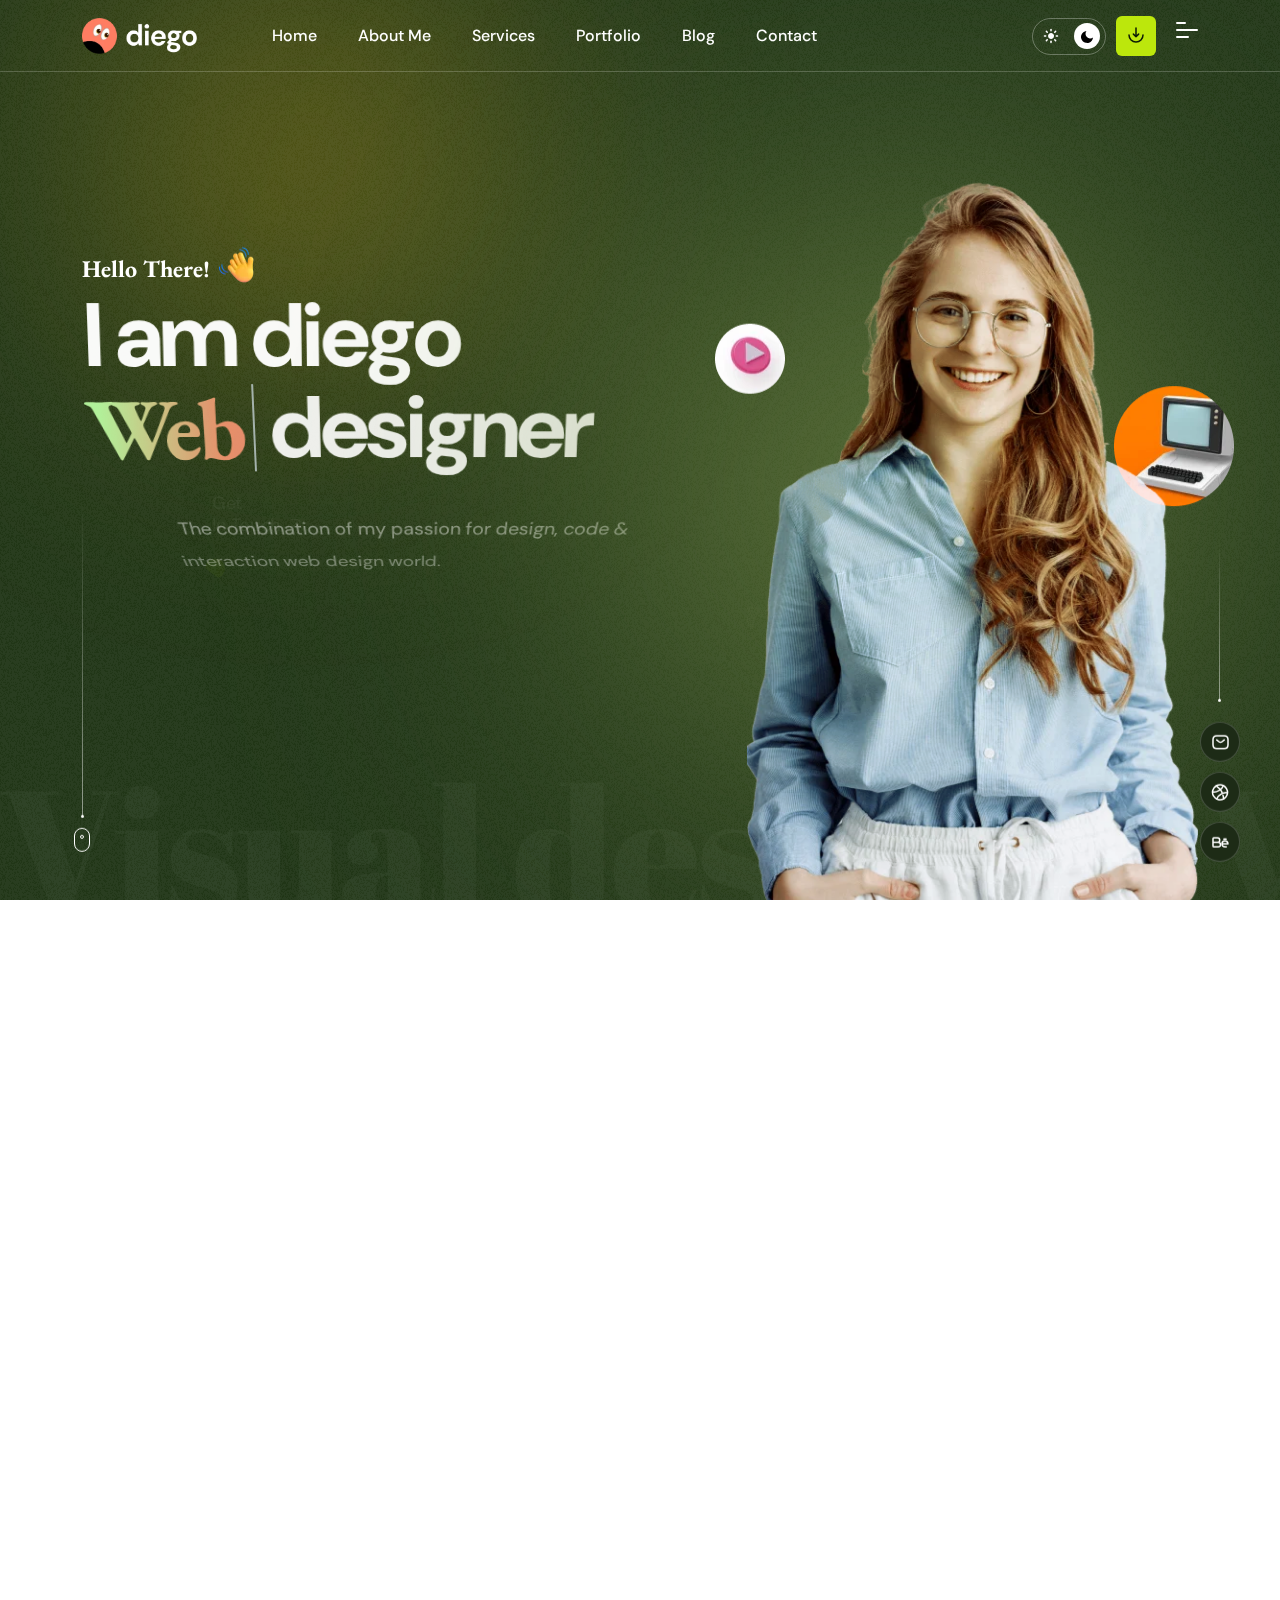
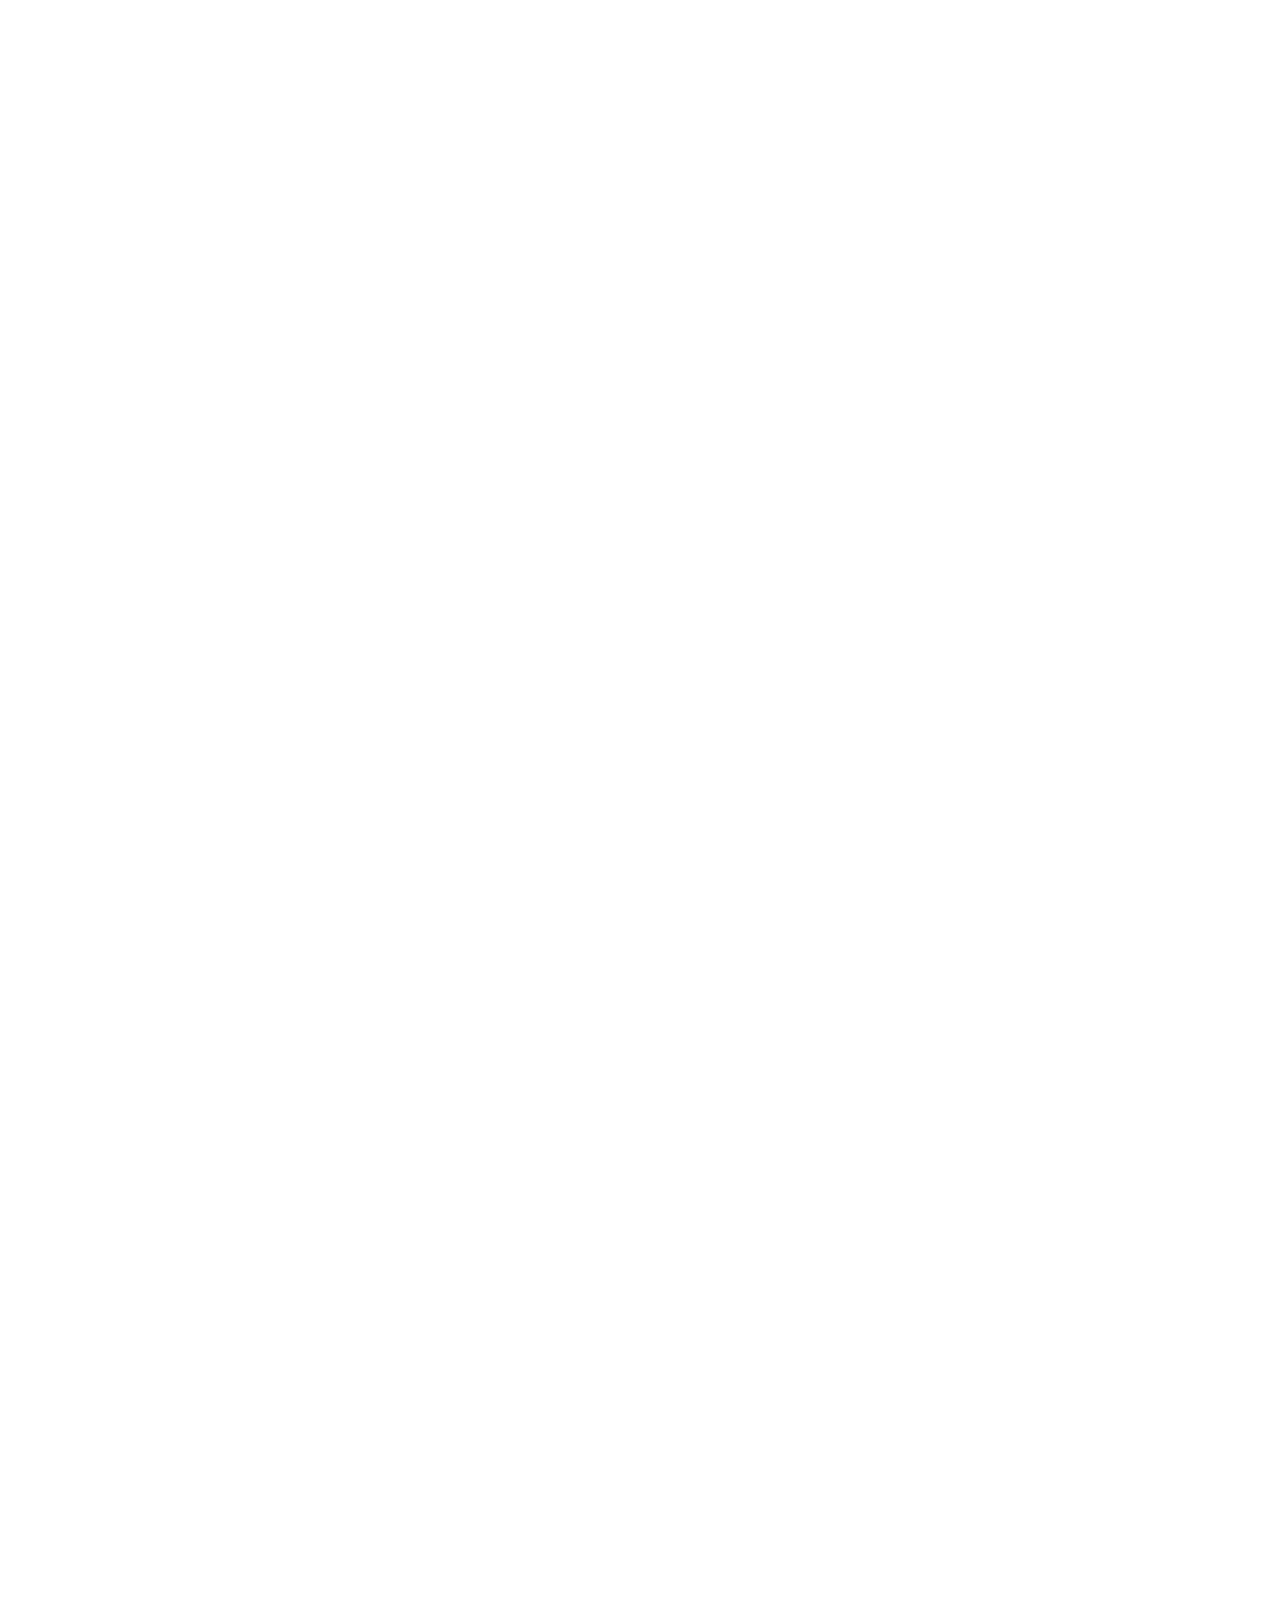
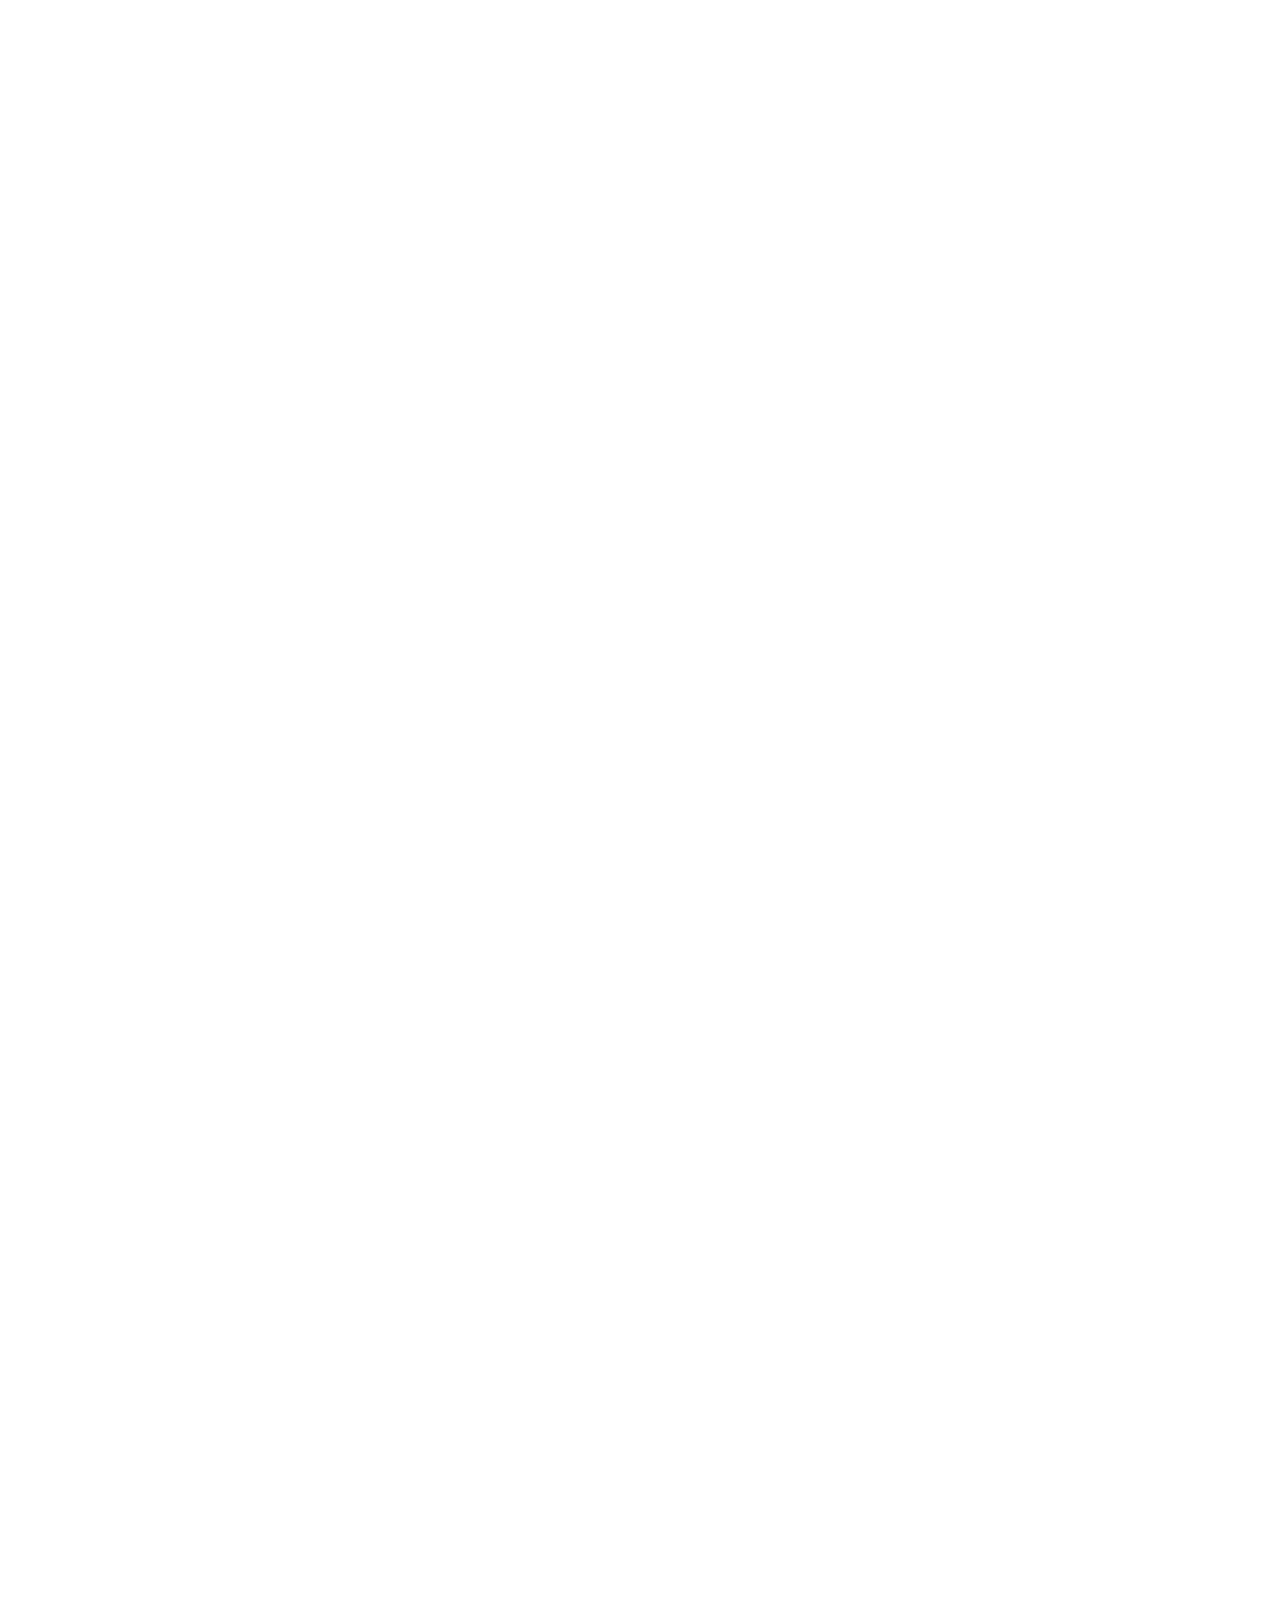
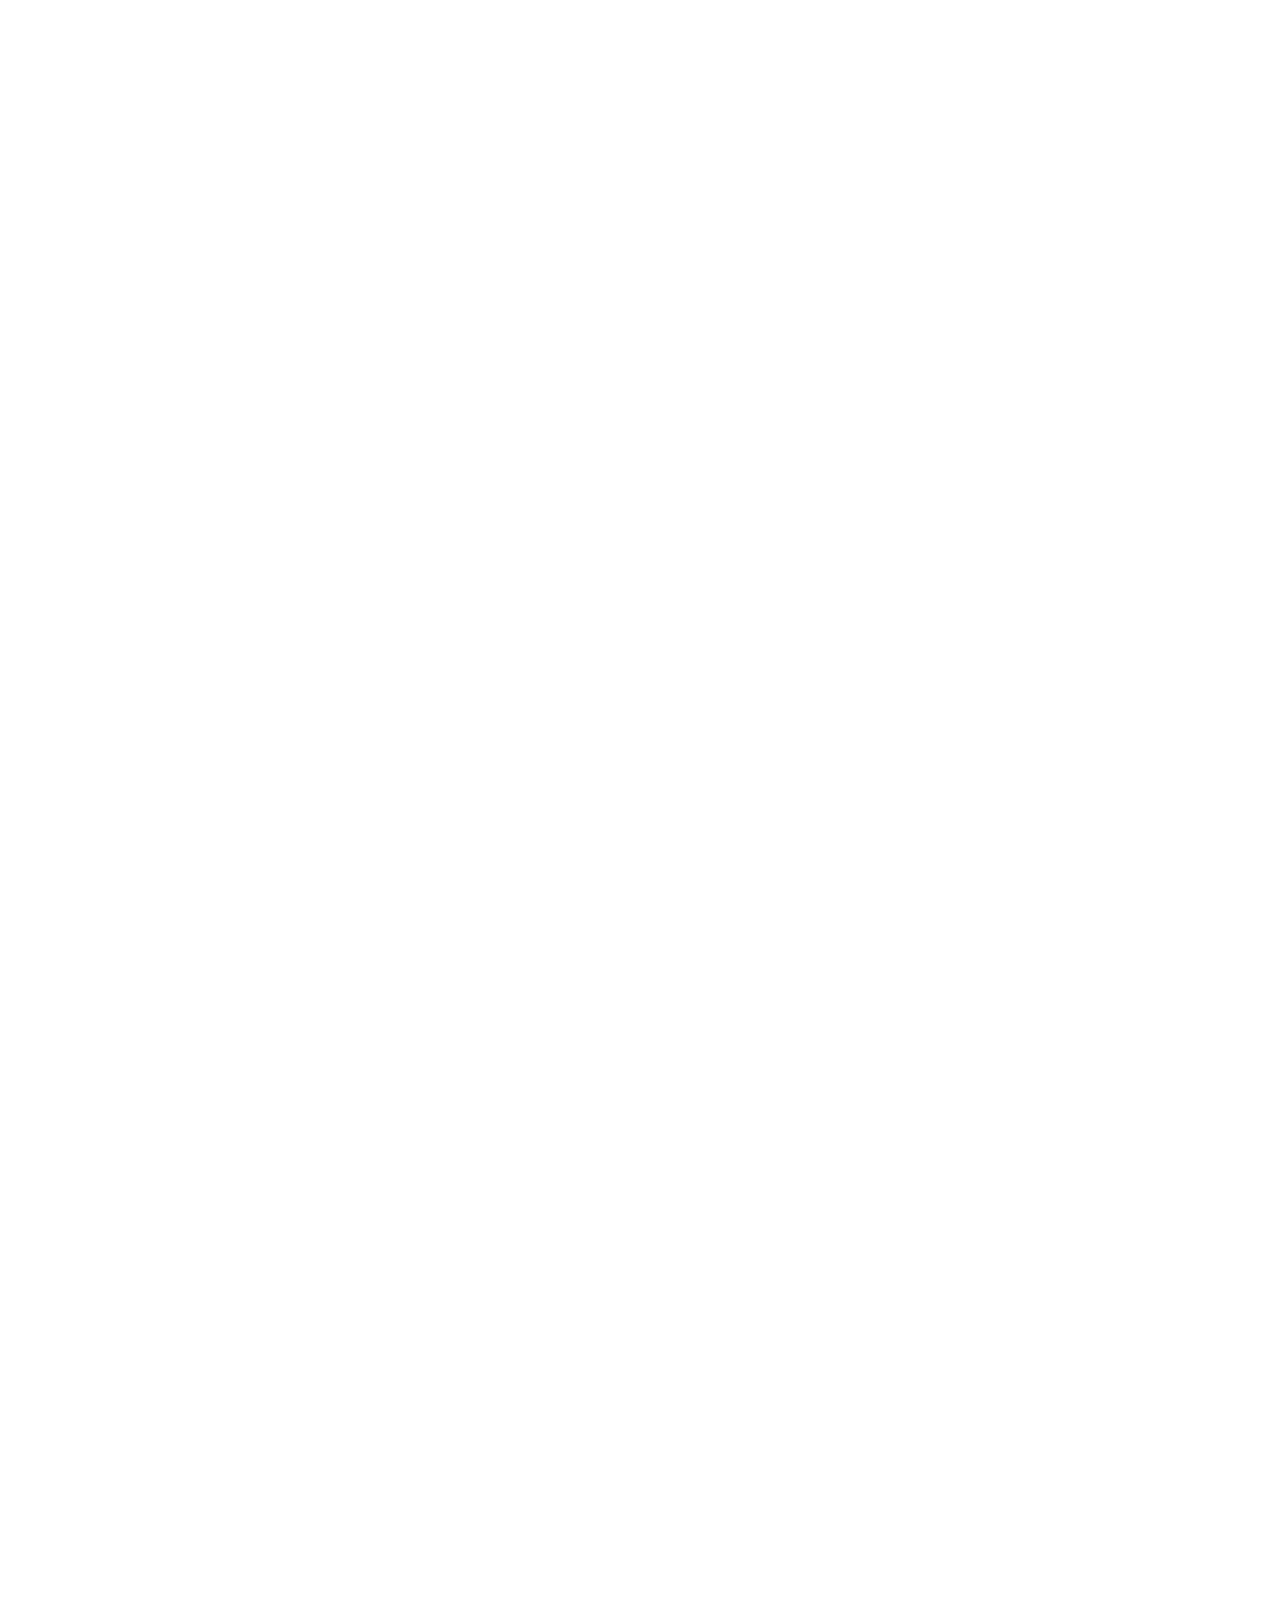
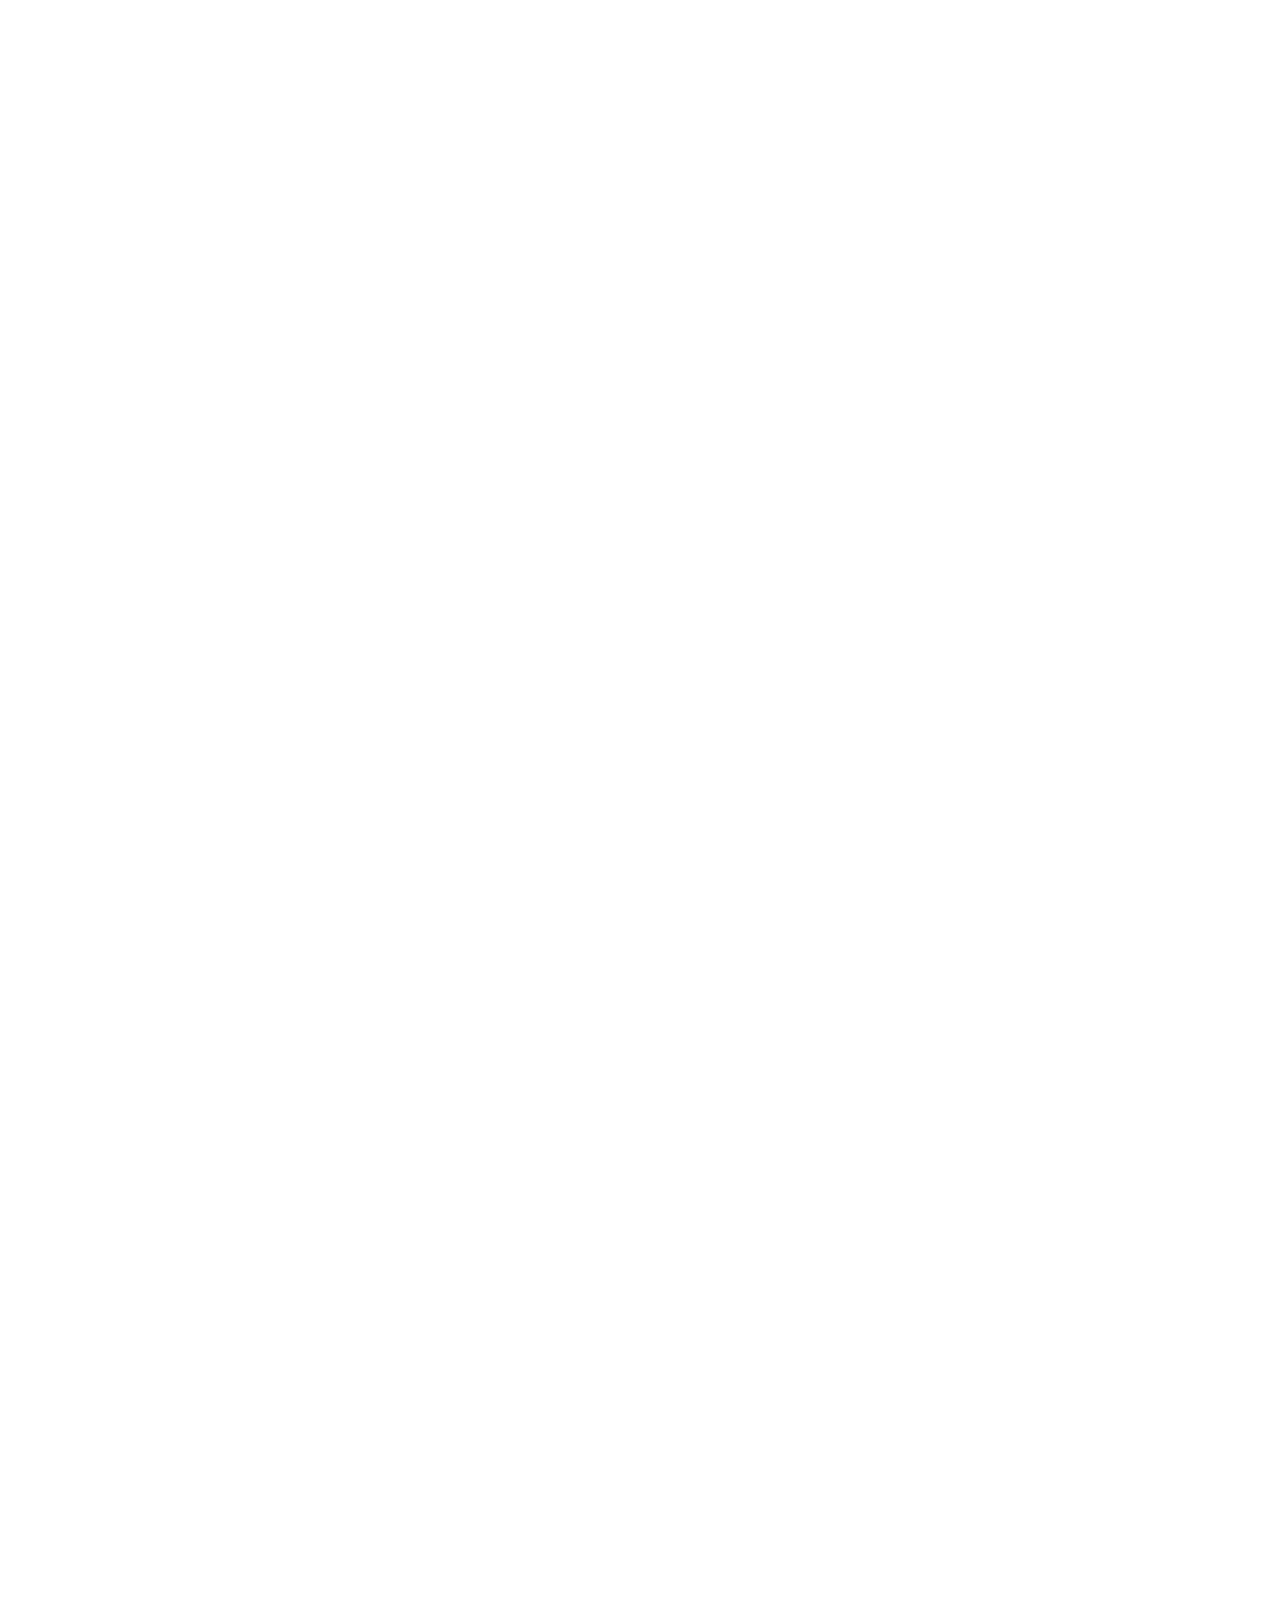
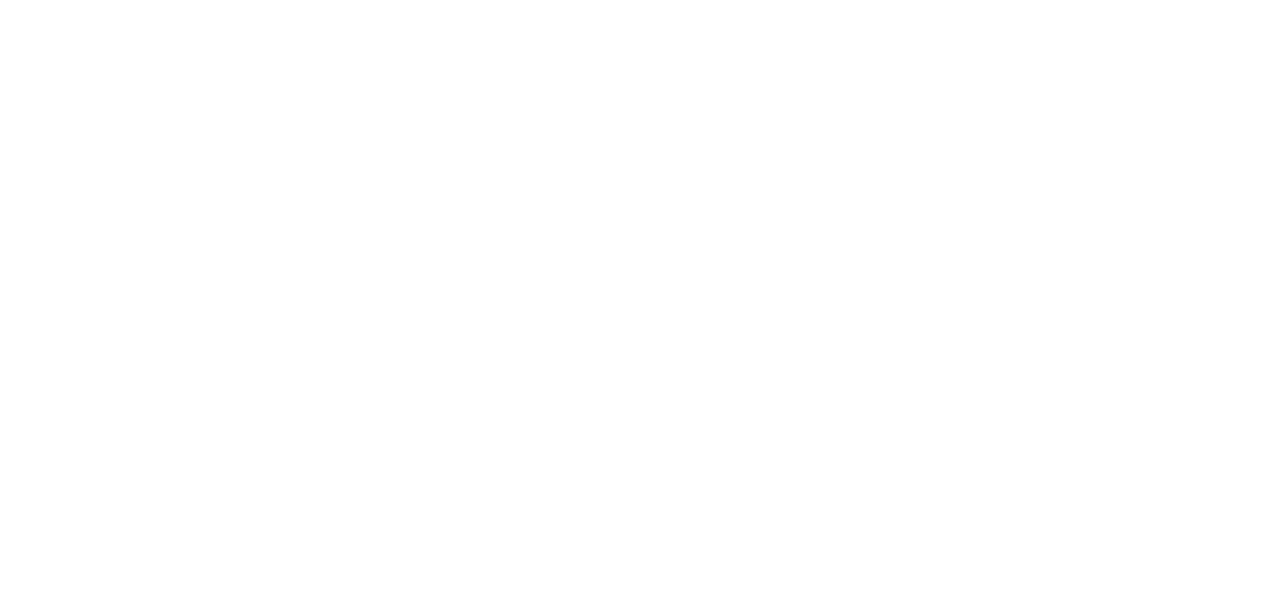
<file: index.html>
<!DOCTYPE html>
<html class="no-js" lang="zxx">
  <head>
    <meta charset="utf-8" />
    <meta http-equiv="x-ua-compatible" content="ie=edge" />
    <title>Diego - Personal Creative Portfolio & Resume HTML Template</title>
    <meta name="description" content="" />
    <meta name="viewport" content="width=device-width, initial-scale=1" />

    <!-- Place favicon.ico in the root directory -->
    <link
      rel="shortcut icon"
      type="image/x-icon"
      href="assets/img/logo/favicon.png"
    />

    <!-- CSS here -->
    <link rel="stylesheet" href="assets/css/bootstrap.css" />
    <link rel="stylesheet" href="assets/css/animate.css" />
    <link rel="stylesheet" href="assets/css/custom-animation.css" />
    <link rel="stylesheet" href="assets/css/swiper-bundle.css" />
    <link rel="stylesheet" href="assets/css/slick.css" />
    <link rel="stylesheet" href="assets/css/magnific-popup.css" />
    <link rel="stylesheet" href="assets/css/font-awesome-pro.css" />
    <link rel="stylesheet" href="assets/css/spacing.css" />
    <link rel="stylesheet" href="assets/css/main.css" />
  </head>

  <body id="body" class="tp-magic-cursor">
    <!--[if lte IE 9]>
      <p class="browserupgrade">
        You are using an <strong>outdated</strong> browser. Please
        <a href="https://browsehappy.com/">upgrade your browser</a> to improve
        your experience and security.
      </p>
    <![endif]-->

    <!-- pre loader area start -->
    <div id="loading">
      <div id="loading-center">
        <div id="loading-center-absolute">
          <!-- loading content here -->
          <div class="preloader__content text-center">
            <div
              class="preloader__top-text d-flex align-items-center justify-content-between"
            >
              <p class="preloader__loading text-start">Loading</p>
              <h2 id="tp-loading-number" class="text-end">0</h2>
            </div>
            <div id="tp-loading-bar" class="preloader__bar">
              <div id="tp-loading-line" class="preloader__bar-inner"></div>
            </div>
          </div>
        </div>
      </div>
    </div>
    <!-- pre loader area end -->

    <!-- Begin magic cursor 
   ======================== -->
    <div id="magic-cursor">
      <div id="ball"></div>
    </div>
    <!-- End magic cursor -->

    <!-- back to top start -->
    <div class="back-to-top-wrapper">
      <button id="back_to_top" type="button" class="back-to-top-btn">
        <svg
          width="12"
          height="7"
          viewBox="0 0 12 7"
          fill="none"
          xmlns="http://www.w3.org/2000/svg"
        >
          <path
            d="M11 6L6 1L1 6"
            stroke="currentColor"
            stroke-width="1.5"
            stroke-linecap="round"
            stroke-linejoin="round"
          />
        </svg>
      </button>
    </div>
    <!-- back to top end -->

    <!-- tp-offcanvus-area-end -->
    <div class="tp-offcanvas-area-2 tp-menu-2">
      <div class="tp-offcanvas-shape">
        <img
          class="tp-offcanvas-shape-2"
          src="assets/img/offcanvas/bg-shape-3.png"
          alt=""
        />
      </div>
      <div class="tp-offcanvas-circle-1">
        <span></span>
      </div>
      <div class="tp-offcanvas-circle-2">
        <span></span>
      </div>
      <div class="tp-offcanvas-wrapper">
        <div
          class="tp-offcanvas-top-2 d-flex align-items-center justify-content-between"
        >
          <div class="tp-offcanvas-logo-2">
            <a href="#">
              <img class="logo-white" src="assets/img/logo/logo.png" alt="" />
              <img
                class="logo-black"
                src="assets/img/logo/logo-black.png"
                alt=""
              />
            </a>
          </div>
          <div class="tp-offcanvas-close-2">
            <button class="tp-offcanvas-close-btn-2 tp-offcanvas-open-btn-2">
              <svg
                width="37"
                height="38"
                viewBox="0 0 37 38"
                fill="none"
                xmlns="http://www.w3.org/2000/svg"
              >
                <path
                  d="M9.19141 9.80762L27.5762 28.1924"
                  stroke="currentColor"
                  stroke-width="1.5"
                  stroke-linecap="round"
                  stroke-linejoin="round"
                />
                <path
                  d="M9.19141 28.1924L27.5762 9.80761"
                  stroke="currentColor"
                  stroke-width="1.5"
                  stroke-linecap="round"
                  stroke-linejoin="round"
                />
              </svg>
            </button>
          </div>
        </div>
        <div class="tp-offcanvas-main-2">
          <div class="tp-offcanvas-content-2">
            <h3 class="tp-offcanvas-content-title-2">Hello There!</h3>
            <p>Lorem ipsum dolor sit amet, consectetur adipiscing elit,</p>
          </div>
          <div class="tp-main-menu-mobile d-lg-none">
            <nav></nav>
          </div>
          <div class="tp-offcanvas-gallery">
            <div class="row gx-2">
              <div class="col-md-3 col-3">
                <div class="tp-offcanvas-gallery-img fix">
                  <a href="#"
                    ><img src="assets/img/offcanvas/offcanvas-1.jpg" alt=""
                  /></a>
                </div>
              </div>
              <div class="col-md-3 col-3">
                <div class="tp-offcanvas-gallery-img fix">
                  <a href="#"
                    ><img src="assets/img/offcanvas/offcanvas-2.jpg" alt=""
                  /></a>
                </div>
              </div>
              <div class="col-md-3 col-3">
                <div class="tp-offcanvas-gallery-img fix">
                  <a href="#"
                    ><img src="assets/img/offcanvas/offcanvas-3.jpg" alt=""
                  /></a>
                </div>
              </div>
              <div class="col-md-3 col-3">
                <div class="tp-offcanvas-gallery-img fix">
                  <a href="#"
                    ><img src="assets/img/offcanvas/offcanvas-2.jpg" alt=""
                  /></a>
                </div>
              </div>
            </div>
          </div>
          <div class="tp-offcanvas-contact-2">
            <h3 class="tp-offcanvas-contact-title-2">Information</h3>

            <ul>
              <li><a href="tel:1245654">+ 4 20 7700 1007</a></li>
              <li><a href="mailto:hello@diego.com">hello@diego.com</a></li>
              <li><a href="#">Avenue de Roma 158b, Lisboa</a></li>
            </ul>
          </div>
          <div class="tp-offcanvas-social-2">
            <h3 class="tp-offcanvas-contact-title-2">Follow Us</h3>
            <ul>
              <li>
                <a href="#">
                  <svg
                    width="16"
                    height="16"
                    viewBox="0 0 16 16"
                    fill="none"
                    xmlns="http://www.w3.org/2000/svg"
                  >
                    <path
                      d="M11.25 1.5H4.75C2.95507 1.5 1.5 2.95507 1.5 4.75V11.25C1.5 13.0449 2.95507 14.5 4.75 14.5H11.25C13.0449 14.5 14.5 13.0449 14.5 11.25V4.75C14.5 2.95507 13.0449 1.5 11.25 1.5Z"
                      stroke="currentColor"
                      stroke-width="1.5"
                      stroke-linecap="round"
                      stroke-linejoin="round"
                    />
                    <path
                      d="M10.6016 7.5907C10.6818 8.13166 10.5894 8.68414 10.3375 9.16955C10.0856 9.65497 9.68711 10.0486 9.19862 10.2945C8.71014 10.5404 8.15656 10.6259 7.61663 10.5391C7.0767 10.4522 6.57791 10.1972 6.19121 9.81055C5.80451 9.42385 5.54959 8.92506 5.46271 8.38513C5.37583 7.8452 5.46141 7.29163 5.70728 6.80314C5.95315 6.31465 6.34679 5.91613 6.83221 5.66425C7.31763 5.41238 7.87011 5.31998 8.41107 5.4002C8.96287 5.48202 9.47372 5.73915 9.86817 6.1336C10.2626 6.52804 10.5197 7.0389 10.6016 7.5907Z"
                      stroke="currentColor"
                      stroke-width="1.5"
                      stroke-linecap="round"
                      stroke-linejoin="round"
                    />
                    <path
                      d="M11.5742 4.42578H11.5842"
                      stroke="currentColor"
                      stroke-width="1.5"
                      stroke-linecap="round"
                      stroke-linejoin="round"
                    />
                  </svg>
                </a>
              </li>
              <li>
                <a href="#">
                  <svg
                    width="18"
                    height="18"
                    viewBox="0 0 18 18"
                    fill="none"
                    xmlns="http://www.w3.org/2000/svg"
                  >
                    <path
                      d="M2.50589 12.7494C4.57662 16.336 9.16278 17.5648 12.7494 15.4941C14.2113 14.65 15.2816 13.388 15.8962 11.9461C16.7895 9.85066 16.7208 7.37526 15.4941 5.25063C14.2674 3.12599 12.1581 1.82872 9.89669 1.55462C8.34063 1.366 6.71259 1.66183 5.25063 2.50589C1.66403 4.57662 0.435172 9.16278 2.50589 12.7494Z"
                      stroke="currentColor"
                      stroke-width="1.5"
                    />
                    <path
                      d="M12.7127 15.4292C12.7127 15.4292 12.0086 10.4867 10.5011 7.87559C8.99362 5.26451 5.28935 2.57155 5.28935 2.57155M5.68449 15.6124C6.79553 12.2606 12.34 8.54524 16.3975 9.43537M12.311 2.4082C11.1953 5.72344 5.75732 9.38453 1.71875 8.58915"
                      stroke="currentColor"
                      stroke-width="1.5"
                      stroke-linecap="round"
                    />
                  </svg>
                </a>
              </li>
              <li>
                <a href="#">
                  <svg
                    width="18"
                    height="11"
                    viewBox="0 0 18 11"
                    fill="none"
                    xmlns="http://www.w3.org/2000/svg"
                  >
                    <path
                      d="M1 5.5715H6.33342C7.62867 5.5715 8.61917 6.56199 8.61917 7.85725C8.61917 9.15251 7.62867 10.143 6.33342 10.143H1.76192C1.30477 10.143 1 9.83823 1 9.38108V1.76192C1 1.30477 1.30477 1 1.76192 1H5.5715C6.86676 1 7.85725 1.99049 7.85725 3.28575C7.85725 4.58101 6.86676 5.5715 5.5715 5.5715H1Z"
                      stroke="currentColor"
                      stroke-width="1.5"
                      stroke-miterlimit="10"
                    />
                    <path
                      d="M10.9062 7.09454H17.0016C17.0016 5.41832 15.6301 4.04688 13.9539 4.04688C12.2777 4.04688 10.9062 5.41832 10.9062 7.09454ZM10.9062 7.09454C10.9062 8.77076 12.2777 10.1422 13.9539 10.1422H15.2492"
                      stroke="currentColor"
                      stroke-width="1.5"
                      stroke-miterlimit="10"
                      stroke-linecap="round"
                      stroke-linejoin="round"
                    />
                    <path
                      d="M16.1125 1.44434H11.668"
                      stroke="currentColor"
                      stroke-width="1.2"
                      stroke-miterlimit="10"
                      stroke-linecap="round"
                      stroke-linejoin="round"
                    />
                  </svg>
                </a>
              </li>
              <li>
                <a href="#">
                  <svg
                    width="18"
                    height="14"
                    viewBox="0 0 18 14"
                    fill="none"
                    xmlns="http://www.w3.org/2000/svg"
                  >
                    <path
                      d="M12.75 13H5.25C3 13 1.5 11.5 1.5 9.25V4.75C1.5 2.5 3 1 5.25 1H12.75C15 1 16.5 2.5 16.5 4.75V9.25C16.5 11.5 15 13 12.75 13Z"
                      stroke="currentColor"
                      stroke-width="1.5"
                      stroke-miterlimit="10"
                      stroke-linecap="round"
                      stroke-linejoin="round"
                    />
                    <path
                      d="M8.70676 5.14837L10.8006 6.40465C11.5543 6.90716 11.5543 7.66093 10.8006 8.16344L8.70676 9.41972C7.86923 9.92224 7.19922 9.50348 7.19922 8.5822V6.06964C7.19922 4.98086 7.86923 4.64585 8.70676 5.14837Z"
                      fill="currentColor"
                    />
                  </svg>
                </a>
              </li>
            </ul>
          </div>
        </div>
      </div>
    </div>
    <!-- header area start -->

    <header>
      <div
        class="tp-header-area tp-header-mob-space tp-header-transparent p-relative"
      >
        <span class="tp-header-border"></span>
        <div class="container container-large">
          <div class="tp-header-box p-relative">
            <div class="row align-items-center">
              <div class="col-xl-2 col-lg-2 col-md-5 col-6">
                <div class="logo">
                  <a class="logo-white" href="index.html">
                    <img
                      data-width="115"
                      src="assets/img/logo/logo.png"
                      alt=""
                    />
                  </a>
                  <a class="logo-black" href="index.html">
                    <img
                      data-width="115"
                      src="assets/img/logo/logo-black.png"
                      alt=""
                    />
                  </a>
                </div>
              </div>
              <div class="col-xl-6 col-lg-7 d-none d-lg-block">
                <div class="main-menu">
                  <nav class="tp-main-menu-content">
                    <ul>
                      <li class="has-dropdown p-static">
                        <a href="index.html">Home</a>
                        <div class="tp-submenu submenu has-homemenu">
                          <div
                            class="row gx-6 row-cols-1 row-cols-md-2 row-cols-lg-4"
                          >
                            <div class="col homemenu">
                              <div class="homemenu-thumb mb-15">
                                <a href="index.html"
                                  ><img src="assets/img/menu/home-1.jpg" alt=""
                                /></a>
                              </div>
                              <div class="homemenu-content text-center">
                                <h4 class="homemenu-title">
                                  <a href="index.html">Freelancer</a>
                                </h4>
                              </div>
                            </div>
                            <div class="col homemenu">
                              <div class="homemenu-thumb mb-15">
                                <a href="index-5.html"
                                  ><img src="assets/img/menu/home-5.jpg" alt=""
                                /></a>
                              </div>
                              <div class="homemenu-content text-center">
                                <h4 class="homemenu-title">
                                  <a href="index-5.html">Fashion Designer</a>
                                </h4>
                              </div>
                            </div>
                            <div class="col homemenu">
                              <div class="homemenu-thumb mb-15">
                                <a href="index-4.html"
                                  ><img src="assets/img/menu/home-4.jpg" alt=""
                                /></a>
                              </div>
                              <div class="homemenu-content text-center">
                                <h4 class="homemenu-title">
                                  <a href="index-4.html">Photographer</a>
                                </h4>
                              </div>
                            </div>
                            <div class="col homemenu">
                              <div class="homemenu-thumb mb-15">
                                <a href="index-2.html"
                                  ><img src="assets/img/menu/home-2.jpg" alt=""
                                /></a>
                              </div>
                              <div class="homemenu-content text-center">
                                <h4 class="homemenu-title">
                                  <a href="index-2.html">Interface Designer</a>
                                </h4>
                              </div>
                            </div>
                            <div class="col homemenu">
                              <div class="homemenu-thumb mb-15">
                                <a href="index-3.html"
                                  ><img src="assets/img/menu/home-3.jpg" alt=""
                                /></a>
                              </div>
                              <div class="homemenu-content text-center">
                                <h4 class="homemenu-title">
                                  <a href="index-3.html">Web Developer</a>
                                </h4>
                              </div>
                            </div>
                            <div class="col homemenu">
                              <div class="homemenu-thumb mb-15">
                                <a href="home-6-slider.html"
                                  ><img src="assets/img/menu/home-8.jpg" alt=""
                                /></a>
                              </div>
                              <div class="homemenu-content text-center">
                                <h4 class="homemenu-title">
                                  <a href="home-6-slider.html"
                                    >Slider Classic</a
                                  >
                                </h4>
                              </div>
                            </div>
                            <div class="col homemenu">
                              <div class="homemenu-thumb mb-15">
                                <a href="home-7-slider.html"
                                  ><img src="assets/img/menu/home-7.jpg" alt=""
                                /></a>
                              </div>
                              <div class="homemenu-content text-center">
                                <h4 class="homemenu-title">
                                  <a href="home-7-slider.html"
                                    >Slider Elegant</a
                                  >
                                </h4>
                              </div>
                            </div>
                            <div class="col homemenu">
                              <div class="homemenu-thumb mb-15">
                                <a href="home-8-slider.html"
                                  ><img src="assets/img/menu/home-6.jpg" alt=""
                                /></a>
                              </div>
                              <div class="homemenu-content text-center">
                                <h4 class="homemenu-title">
                                  <a href="home-8-slider.html">Slider Metro</a>
                                </h4>
                              </div>
                            </div>
                          </div>
                        </div>
                      </li>
                      <li><a href="about-me.html">About Me</a></li>
                      <li class="has-dropdown">
                        <a href="service.html">Services</a>
                        <ul class="tp-submenu submenu">
                          <li><a href="service.html">Service</a></li>
                          <li>
                            <a href="service-details.html">Service Details</a>
                          </li>
                        </ul>
                      </li>
                      <li class="has-dropdown">
                        <a href="portfolio.html">Portfolio</a>
                        <ul class="tp-submenu submenu">
                          <li><a href="portfolio.html">Porfolio</a></li>
                          <li>
                            <a href="portfolio-details.html"
                              >Portfolio Details</a
                            >
                          </li>
                          <li>
                            <a href="portfolio-details-2.html"
                              >Portfolio Details 02</a
                            >
                          </li>
                          <li>
                            <a href="portfolio-details-3.html"
                              >Portfolio Details 03</a
                            >
                          </li>
                        </ul>
                      </li>
                      <li class="has-dropdown">
                        <a href="blog.html">Blog</a>
                        <ul class="tp-submenu submenu">
                          <li><a href="blog.html">Blog List</a></li>
                          <li><a href="blog-sidebar.html">Blog Sidebar</a></li>
                          <li><a href="blog-details.html">Blog Details</a></li>
                          <li>
                            <a href="blog-details-2.html">Blog Details 02</a>
                          </li>
                        </ul>
                      </li>
                      <li><a href="contact.html">Contact</a></li>
                    </ul>
                  </nav>
                </div>
              </div>
              <div class="col-xl-4 col-lg-3 col-md-7 col-6">
                <div
                  class="tp-header-right d-flex align-items-center justify-content-end"
                >
                  <div class="tp-theme-toggle">
                    <label
                      class="tp-theme-toggle-main themepure-theme-toggle"
                      for="this-s"
                    >
                      <span class="tp-theme-toggle-light">
                        <svg
                          width="16"
                          height="16"
                          viewBox="0 0 16 16"
                          fill="none"
                          xmlns="http://www.w3.org/2000/svg"
                        >
                          <path
                            d="M8.0448 11.0454C9.70165 11.0454 11.0448 9.7023 11.0448 8.04544C11.0448 6.38859 9.70165 5.04544 8.0448 5.04544C6.38795 5.04544 5.0448 6.38859 5.0448 8.04544C5.0448 9.7023 6.38795 11.0454 8.0448 11.0454Z"
                            fill="currentColor"
                          />
                          <path
                            d="M8 1.5V2.68182"
                            stroke="currentColor"
                            stroke-width="1.5"
                            stroke-linecap="round"
                            stroke-linejoin="round"
                          />
                          <path
                            d="M8 13.3182V14.5"
                            stroke="currentColor"
                            stroke-width="1.5"
                            stroke-linecap="round"
                            stroke-linejoin="round"
                          />
                          <path
                            d="M3.40198 3.40277L4.24107 4.24186"
                            stroke="currentColor"
                            stroke-width="1.5"
                            stroke-linecap="round"
                            stroke-linejoin="round"
                          />
                          <path
                            d="M11.7584 11.7581L12.5975 12.5972"
                            stroke="currentColor"
                            stroke-width="1.5"
                            stroke-linecap="round"
                            stroke-linejoin="round"
                          />
                          <path
                            d="M1.5 8H2.68182"
                            stroke="currentColor"
                            stroke-width="1.5"
                            stroke-linecap="round"
                            stroke-linejoin="round"
                          />
                          <path
                            d="M13.3174 8H14.4992"
                            stroke="currentColor"
                            stroke-width="1.5"
                            stroke-linecap="round"
                            stroke-linejoin="round"
                          />
                          <path
                            d="M3.40198 12.5972L4.24107 11.7581"
                            stroke="currentColor"
                            stroke-width="1.5"
                            stroke-linecap="round"
                            stroke-linejoin="round"
                          />
                          <path
                            d="M11.7584 4.24186L12.5975 3.40277"
                            stroke="currentColor"
                            stroke-width="1.5"
                            stroke-linecap="round"
                            stroke-linejoin="round"
                          />
                        </svg>
                      </span>
                      <input
                        type="checkbox"
                        class="themepure-theme-toggle-input"
                        id="this-s"
                      />
                      <i class="tp-theme-toggle-slide"></i>
                      <span class="tp-theme-toggle-dark">
                        <svg
                          width="12"
                          height="12"
                          viewBox="0 0 12 12"
                          fill="none"
                          xmlns="http://www.w3.org/2000/svg"
                        >
                          <path
                            d="M12 6.54054C11.8949 7.67776 11.4681 8.76152 10.7696 9.66503C10.071 10.5685 9.12957 11.2544 8.05544 11.6424C6.9813 12.0304 5.81888 12.1044 4.70419 11.8559C3.5895 11.6073 2.56866 11.0465 1.7611 10.2389C0.953538 9.43135 0.39267 8.4105 0.144121 7.29581C-0.104428 6.18112 -0.0303768 5.0187 0.357609 3.94457C0.745595 2.87043 1.43147 1.929 2.33497 1.23045C3.23848 0.531888 4.32224 0.105093 5.45946 0C4.79365 0.900756 4.47327 2.01056 4.55656 3.12758C4.63986 4.24459 5.12132 5.2946 5.91336 6.08664C6.7054 6.87869 7.75541 7.36014 8.87242 7.44344C9.98944 7.52673 11.0992 7.20635 12 6.54054Z"
                            fill="currentColor"
                          />
                        </svg>
                      </span>
                    </label>
                  </div>
                  <div class="tp-header-cv ml-10 d-none d-md-block">
                    <a class="tp-header-cv-btn" href="assets/img/cv/mycv.docx">
                      <svg
                        width="16"
                        height="16"
                        viewBox="0 0 16 16"
                        fill="none"
                        xmlns="http://www.w3.org/2000/svg"
                      >
                        <path
                          d="M1 8C1 11.866 4.13401 15 8 15C11.866 15 15 11.866 15 8"
                          stroke="currentColor"
                          stroke-width="1.5"
                          stroke-linecap="round"
                        />
                        <path
                          d="M8 1L8 9.75M8 9.75L10.625 7.125M8 9.75L5.375 7.125"
                          stroke="currentColor"
                          stroke-width="1.5"
                          stroke-linecap="round"
                          stroke-linejoin="round"
                        />
                      </svg>
                    </a>
                  </div>
                  <div class="tp-header-hamburger ml-20">
                    <button
                      class="tp-hamburger-btn tp-hamburger-btn-white tp-menu-bar tp-offcanvas-open-btn-2"
                      type="button"
                    >
                      <span></span>
                    </button>
                  </div>
                </div>
              </div>
            </div>
          </div>
        </div>
      </div>
    </header>
    <!-- header area end -->

    <!-- header area start -->
    <header>
      <div
        class="tp-header-area tp-header-mob-space tp-header-transparent p-relative tp-int-menu tp-header-sticky-cloned"
      >
        <div class="container container-large">
          <div class="tp-header-box p-relative">
            <div class="row align-items-center">
              <div class="col-xl-2 col-lg-2 col-md-5 col-6">
                <div class="logo">
                  <a class="logo-white" href="index.html">
                    <img
                      data-width="115"
                      src="assets/img/logo/logo.png"
                      alt=""
                    />
                  </a>
                  <a class="logo-black" href="index.html">
                    <img
                      data-width="115"
                      src="assets/img/logo/logo-black.png"
                      alt=""
                    />
                  </a>
                </div>
              </div>
              <div class="col-xl-6 col-lg-7 d-none d-lg-block">
                <div class="main-menu">
                  <nav class="tp-main-menu-content">
                    <ul>
                      <li class="has-dropdown p-static">
                        <a href="index.html">Home</a>
                        <div class="tp-submenu submenu has-homemenu">
                          <div
                            class="row gx-6 row-cols-1 row-cols-md-2 row-cols-lg-4"
                          >
                            <div class="col homemenu">
                              <div class="homemenu-thumb mb-15">
                                <a href="index.html"
                                  ><img src="assets/img/menu/home-1.jpg" alt=""
                                /></a>
                              </div>
                              <div class="homemenu-content text-center">
                                <h4 class="homemenu-title">
                                  <a href="index.html">Freelancer</a>
                                </h4>
                              </div>
                            </div>
                            <div class="col homemenu">
                              <div class="homemenu-thumb mb-15">
                                <a href="index-5.html"
                                  ><img src="assets/img/menu/home-5.jpg" alt=""
                                /></a>
                              </div>
                              <div class="homemenu-content text-center">
                                <h4 class="homemenu-title">
                                  <a href="index-5.html">Fashion Designer</a>
                                </h4>
                              </div>
                            </div>
                            <div class="col homemenu">
                              <div class="homemenu-thumb mb-15">
                                <a href="index-4.html"
                                  ><img src="assets/img/menu/home-4.jpg" alt=""
                                /></a>
                              </div>
                              <div class="homemenu-content text-center">
                                <h4 class="homemenu-title">
                                  <a href="index-4.html">Photographer</a>
                                </h4>
                              </div>
                            </div>
                            <div class="col homemenu">
                              <div class="homemenu-thumb mb-15">
                                <a href="index-2.html"
                                  ><img src="assets/img/menu/home-2.jpg" alt=""
                                /></a>
                              </div>
                              <div class="homemenu-content text-center">
                                <h4 class="homemenu-title">
                                  <a href="index-2.html">Interface Designer</a>
                                </h4>
                              </div>
                            </div>
                            <div class="col homemenu">
                              <div class="homemenu-thumb mb-15">
                                <a href="index-3.html"
                                  ><img src="assets/img/menu/home-3.jpg" alt=""
                                /></a>
                              </div>
                              <div class="homemenu-content text-center">
                                <h4 class="homemenu-title">
                                  <a href="index-3.html">Web Developer</a>
                                </h4>
                              </div>
                            </div>
                            <div class="col homemenu">
                              <div class="homemenu-thumb mb-15">
                                <a href="home-6-slider.html"
                                  ><img src="assets/img/menu/home-8.jpg" alt=""
                                /></a>
                              </div>
                              <div class="homemenu-content text-center">
                                <h4 class="homemenu-title">
                                  <a href="home-6-slider.html"
                                    >Slider Classic</a
                                  >
                                </h4>
                              </div>
                            </div>
                            <div class="col homemenu">
                              <div class="homemenu-thumb mb-15">
                                <a href="home-7-slider.html"
                                  ><img src="assets/img/menu/home-7.jpg" alt=""
                                /></a>
                              </div>
                              <div class="homemenu-content text-center">
                                <h4 class="homemenu-title">
                                  <a href="home-7-slider.html"
                                    >Slider Elegant</a
                                  >
                                </h4>
                              </div>
                            </div>
                            <div class="col homemenu">
                              <div class="homemenu-thumb mb-15">
                                <a href="home-8-slider.html"
                                  ><img src="assets/img/menu/home-6.jpg" alt=""
                                /></a>
                              </div>
                              <div class="homemenu-content text-center">
                                <h4 class="homemenu-title">
                                  <a href="home-8-slider.html">Slider Metro</a>
                                </h4>
                              </div>
                            </div>
                          </div>
                        </div>
                      </li>
                      <li><a href="about-me.html">About Me</a></li>
                      <li class="has-dropdown">
                        <a href="service.html">Services</a>
                        <ul class="tp-submenu submenu">
                          <li><a href="service.html">Service</a></li>
                          <li>
                            <a href="service-details.html">Service Details</a>
                          </li>
                        </ul>
                      </li>
                      <li class="has-dropdown">
                        <a href="portfolio.html">Portfolio</a>
                        <ul class="tp-submenu submenu">
                          <li><a href="portfolio.html">Porfolio</a></li>
                          <li>
                            <a href="portfolio-details.html"
                              >Portfolio Details</a
                            >
                          </li>
                          <li>
                            <a href="portfolio-details-2.html"
                              >Portfolio Details 02</a
                            >
                          </li>
                          <li>
                            <a href="portfolio-details-3.html"
                              >Portfolio Details 03</a
                            >
                          </li>
                        </ul>
                      </li>
                      <li class="has-dropdown">
                        <a href="blog.html">Blog</a>
                        <ul class="tp-submenu submenu">
                          <li><a href="blog.html">Blog List</a></li>
                          <li><a href="blog-sidebar.html">Blog Sidebar</a></li>
                          <li><a href="blog-details.html">Blog Details</a></li>
                          <li>
                            <a href="blog-details-2.html">Blog Details 02</a>
                          </li>
                        </ul>
                      </li>
                      <li><a href="contact.html">Contact</a></li>
                    </ul>
                  </nav>
                </div>
              </div>
              <div class="col-xl-4 col-lg-3 col-md-7 col-6">
                <div
                  class="tp-header-right d-flex align-items-center justify-content-end"
                >
                  <div class="tp-theme-toggle">
                    <label
                      class="tp-theme-toggle-main themepure-theme-toggle"
                      for="this-ss"
                    >
                      <span class="tp-theme-toggle-light">
                        <svg
                          width="16"
                          height="16"
                          viewBox="0 0 16 16"
                          fill="none"
                          xmlns="http://www.w3.org/2000/svg"
                        >
                          <path
                            d="M8.0448 11.0454C9.70165 11.0454 11.0448 9.7023 11.0448 8.04544C11.0448 6.38859 9.70165 5.04544 8.0448 5.04544C6.38795 5.04544 5.0448 6.38859 5.0448 8.04544C5.0448 9.7023 6.38795 11.0454 8.0448 11.0454Z"
                            fill="currentColor"
                          />
                          <path
                            d="M8 1.5V2.68182"
                            stroke="currentColor"
                            stroke-width="1.5"
                            stroke-linecap="round"
                            stroke-linejoin="round"
                          />
                          <path
                            d="M8 13.3182V14.5"
                            stroke="currentColor"
                            stroke-width="1.5"
                            stroke-linecap="round"
                            stroke-linejoin="round"
                          />
                          <path
                            d="M3.40198 3.40277L4.24107 4.24186"
                            stroke="currentColor"
                            stroke-width="1.5"
                            stroke-linecap="round"
                            stroke-linejoin="round"
                          />
                          <path
                            d="M11.7584 11.7581L12.5975 12.5972"
                            stroke="currentColor"
                            stroke-width="1.5"
                            stroke-linecap="round"
                            stroke-linejoin="round"
                          />
                          <path
                            d="M1.5 8H2.68182"
                            stroke="currentColor"
                            stroke-width="1.5"
                            stroke-linecap="round"
                            stroke-linejoin="round"
                          />
                          <path
                            d="M13.3174 8H14.4992"
                            stroke="currentColor"
                            stroke-width="1.5"
                            stroke-linecap="round"
                            stroke-linejoin="round"
                          />
                          <path
                            d="M3.40198 12.5972L4.24107 11.7581"
                            stroke="currentColor"
                            stroke-width="1.5"
                            stroke-linecap="round"
                            stroke-linejoin="round"
                          />
                          <path
                            d="M11.7584 4.24186L12.5975 3.40277"
                            stroke="currentColor"
                            stroke-width="1.5"
                            stroke-linecap="round"
                            stroke-linejoin="round"
                          />
                        </svg>
                      </span>
                      <input
                        type="checkbox"
                        class="themepure-theme-toggle-input"
                        id="this-ss"
                      />
                      <i class="tp-theme-toggle-slide"></i>
                      <span class="tp-theme-toggle-dark">
                        <svg
                          width="12"
                          height="12"
                          viewBox="0 0 12 12"
                          fill="none"
                          xmlns="http://www.w3.org/2000/svg"
                        >
                          <path
                            d="M12 6.54054C11.8949 7.67776 11.4681 8.76152 10.7696 9.66503C10.071 10.5685 9.12957 11.2544 8.05544 11.6424C6.9813 12.0304 5.81888 12.1044 4.70419 11.8559C3.5895 11.6073 2.56866 11.0465 1.7611 10.2389C0.953538 9.43135 0.39267 8.4105 0.144121 7.29581C-0.104428 6.18112 -0.0303768 5.0187 0.357609 3.94457C0.745595 2.87043 1.43147 1.929 2.33497 1.23045C3.23848 0.531888 4.32224 0.105093 5.45946 0C4.79365 0.900756 4.47327 2.01056 4.55656 3.12758C4.63986 4.24459 5.12132 5.2946 5.91336 6.08664C6.7054 6.87869 7.75541 7.36014 8.87242 7.44344C9.98944 7.52673 11.0992 7.20635 12 6.54054Z"
                            fill="currentColor"
                          />
                        </svg>
                      </span>
                    </label>
                  </div>
                  <div class="tp-header-cv ml-10 d-none d-md-block">
                    <a class="tp-header-cv-btn" href="assets/img/cv/mycv.docx">
                      <svg
                        width="16"
                        height="16"
                        viewBox="0 0 16 16"
                        fill="none"
                        xmlns="http://www.w3.org/2000/svg"
                      >
                        <path
                          d="M1 8C1 11.866 4.13401 15 8 15C11.866 15 15 11.866 15 8"
                          stroke="currentColor"
                          stroke-width="1.5"
                          stroke-linecap="round"
                        />
                        <path
                          d="M8 1L8 9.75M8 9.75L10.625 7.125M8 9.75L5.375 7.125"
                          stroke="currentColor"
                          stroke-width="1.5"
                          stroke-linecap="round"
                          stroke-linejoin="round"
                        />
                      </svg>
                    </a>
                  </div>
                  <div class="tp-header-hamburger ml-20">
                    <button
                      class="tp-hamburger-btn tp-hamburger-btn-white tp-menu-bar tp-offcanvas-open-btn-2"
                      type="button"
                    >
                      <span></span>
                    </button>
                  </div>
                </div>
              </div>
            </div>
          </div>
        </div>
      </div>
    </header>
    <!-- header area end -->

    <!-- Scroll Smoother -->

    <div
      id="smooth-wrapper"
      class="tp-page-wrapper theme-bg"
      data-background="assets/img/bg/distort-bg.png"
    >
      <div id="smooth-content">
        <main>
          <!-- hero area start -->
          <section
            class="tp-hero-area p-relative tp-btn-trigger z-index-1 fix theme-bg-2"
          >
            <div class="tp-hero-social-wrapper">
              <span class="tp-hero-social-bar"></span>
              <div class="tp-hero-social">
                <a href="#">
                  <svg
                    width="17"
                    height="15"
                    viewBox="0 0 17 15"
                    fill="none"
                    xmlns="http://www.w3.org/2000/svg"
                  >
                    <path
                      d="M12.25 13.75H4.75C2.5 13.75 1 12.625 1 10V4.75C1 2.125 2.5 1 4.75 1L12.25 1C14.5 1 16 2.125 16 4.75V10C16 12.625 14.5 13.75 12.25 13.75Z"
                      stroke="currentColor"
                      stroke-width="1.5"
                      stroke-miterlimit="10"
                      stroke-linecap="round"
                      stroke-linejoin="round"
                    />
                    <path
                      d="M12.25 5.12488L9.9025 6.99988C9.13 7.61488 7.8625 7.61488 7.09 6.99988L4.75 5.12488"
                      stroke="currentColor"
                      stroke-width="1.5"
                      stroke-miterlimit="10"
                      stroke-linecap="round"
                      stroke-linejoin="round"
                    />
                  </svg>
                </a>
                <a href="#">
                  <svg
                    width="18"
                    height="17"
                    viewBox="0 0 18 17"
                    fill="none"
                    xmlns="http://www.w3.org/2000/svg"
                  >
                    <path
                      d="M2.50589 12.2494C4.57662 15.836 9.16278 17.0648 12.7494 14.9941C14.2113 14.15 15.2816 12.888 15.8962 11.4461C16.7895 9.35066 16.7208 6.87526 15.4941 4.75063C14.2674 2.62599 12.1581 1.32872 9.89669 1.05462C8.34063 0.866 6.71259 1.16183 5.25063 2.00589C1.66403 4.07662 0.435172 8.66278 2.50589 12.2494Z"
                      stroke="currentColor"
                      stroke-width="1.5"
                    />
                    <path
                      d="M12.712 14.9291C12.712 14.9291 12.0079 9.98655 10.5004 7.37547C8.99289 4.76439 5.28862 2.07143 5.28862 2.07143M5.68375 15.1123C6.79479 11.7605 12.3392 8.04512 16.3967 8.93525M12.3103 1.90808C11.1945 5.22332 5.75659 8.88441 1.71802 8.08903"
                      stroke="currentColor"
                      stroke-width="1.5"
                      stroke-linecap="round"
                    />
                  </svg>
                </a>
                <a href="#">
                  <svg
                    width="17"
                    height="11"
                    viewBox="0 0 17 11"
                    fill="none"
                    xmlns="http://www.w3.org/2000/svg"
                  >
                    <path
                      d="M1 5.50008H6.25009C7.52511 5.50008 8.50013 6.47509 8.50013 7.75012C8.50013 9.02514 7.52511 10.0002 6.25009 10.0002H1.75001C1.30001 10.0002 1 9.70015 1 9.25014V1.75001C1 1.30001 1.30001 1 1.75001 1H5.50008C6.7751 1 7.75012 1.97502 7.75012 3.25004C7.75012 4.52506 6.7751 5.50008 5.50008 5.50008H1Z"
                      stroke="currentColor"
                      stroke-width="1.5"
                      stroke-miterlimit="10"
                    />
                    <path
                      d="M9.99988 7.00005H16C16 5.35002 14.65 4 12.9999 4C11.3499 4 9.99988 5.35002 9.99988 7.00005ZM9.99988 7.00005C9.99988 8.65008 11.3499 10.0001 12.9999 10.0001H14.275"
                      stroke="currentColor"
                      stroke-width="1.5"
                      stroke-miterlimit="10"
                      stroke-linecap="round"
                      stroke-linejoin="round"
                    />
                    <path
                      d="M14.1249 2.125H11.8749"
                      stroke="currentColor"
                      stroke-width="1.5"
                      stroke-miterlimit="10"
                      stroke-linecap="round"
                      stroke-linejoin="round"
                    />
                  </svg>
                </a>
              </div>
            </div>
            <div class="tp-hero-shape">
              <div
                class="tp-hero-shape-1 background-white-mode"
                data-background="assets/img/hero/hero-overlay.png"
              ></div>
              <div
                class="tp-hero-shape-1 background-dark-mode"
                data-background="assets/img/hero/hero-overlay-2.png"
              ></div>
              <span class="tp-hero-shape-2"></span>
            </div>
            <div class="tp-hero-bottom-text-wrapper">
              <div class="tp-hero-bottom-text">
                <p>Visual designer</p>
                <p>Visual designer</p>
              </div>
              <div class="tp-hero-bottom-text">
                <p>Visual designer</p>
                <p>Visual designer</p>
              </div>
            </div>
            <div class="container">
              <div class="row align-items-end">
                <div class="col-xl-7 col-lg-7 col-md-12">
                  <div class="tp-hero-left-wrapper">
                    <div
                      class="tp-hero-content tp_text_anim p-relative z-index-1"
                    >
                      <span
                        >Hello There!
                        <img src="assets/img/hero/hero-hand.png" alt=""
                      /></span>
                      <h3 class="tp-hero-title cd-headline clip tp_title_anim">
                        I am diego <br />
                        <span class="cd-words-wrapper">
                          <b class="is-visible">Web</b>
                          <b class="app">App</b>
                          <b>UX</b>
                        </span>
                        designer
                      </h3>

                      <p>
                        The combination of my passion for design, code & <br />
                        interaction web design world.
                      </p>

                      <div class="tp-hero-btn wrap">
                        <div class="tp-hover-btn-wrapper tp-btn-bounce">
                          <a
                            href="contact.html"
                            class="tp-hover-btn tp-hover-btn-item tp-btn-circle square"
                          >
                            <span class="tp-btn-circle-text">
                              Get <br />
                              In Touch
                            </span>
                            <span class="tp-btn-circle-arrow">
                              <svg
                                width="12"
                                height="12"
                                viewBox="0 0 12 12"
                                fill="none"
                                xmlns="http://www.w3.org/2000/svg"
                              >
                                <path
                                  d="M11 1L1 11"
                                  stroke="currentColor"
                                  stroke-width="1.5"
                                  stroke-linecap="round"
                                  stroke-linejoin="round"
                                />
                                <path
                                  d="M2.98874 1.01725L10.9991 1L10.9826 9.01105"
                                  stroke="currentColor"
                                  stroke-width="1.5"
                                  stroke-linecap="round"
                                  stroke-linejoin="round"
                                />
                              </svg>
                            </span>
                            <i class="tp-btn-circle-dot"></i>
                          </a>
                        </div>
                      </div>
                      <div class="tp-hero-scroll smooth">
                        <a href=".tp-sv">
                          <span class="tp-hero-scroll-bar"></span>
                          <span class="tp-hero-scroll-mouse"></span>
                        </a>
                      </div>
                    </div>
                  </div>
                </div>
                <div class="col-xl-5 col-lg-5 col-md-12">
                  <div
                    class="tp-hero-thumb-wrapper text-center text-lg-end p-relative z-index-1"
                  >
                    <div class="tp-hero-thumb-shape">
                      <img
                        class="tp-hero-thumb-shape-1"
                        data-speed="1.4"
                        src="assets/img/hero/shape/hero-shape-1.png"
                        alt=""
                      />
                      <img
                        class="tp-hero-thumb-shape-2 d-none d-xl-block"
                        data-speed="1.2"
                        src="assets/img/hero/shape/hero-shape-2.png"
                        alt=""
                      />
                      <span class="tp-hero-thumb-shape-3"></span>
                    </div>
                    <div class="tp-hero-thumb">
                      <img src="assets/img/hero/hero-img.png" alt="" />
                    </div>
                  </div>
                </div>
              </div>
            </div>
          </section>
          <!-- hero area end -->

          <!-- brand area start -->
          <section class="tp-brand-area p-relative">
            <span class="tp-brand-border transition-3"></span>
            <div class="container container-large">
              <div class="tp-brand-inner p-relative">
                <span
                  class="tp-brand-inner-border left tp-vertical-line"
                ></span>
                <span
                  class="tp-brand-inner-border right tp-vertical-line"
                ></span>

                <div class="row align-items-center">
                  <div class="col-xl-3 col-lg-3 col-md-5">
                    <h3 class="tp-brand-title">
                      Trusted by <br />
                      World leading brands
                    </h3>
                  </div>
                  <div class="col-xl-9 col-lg-9 col-md-7">
                    <div class="tp-brand-slider">
                      <div class="tp-brand-slider-active swiper-container fix">
                        <div class="swiper-wrapper align-items-center">
                          <div class="tp-brand-item swiper-slide text-end">
                            <a href="#">
                              <img src="assets/img/brand/logo_01.png" alt="" />
                            </a>
                          </div>
                          <div class="tp-brand-item swiper-slide text-end">
                            <a href="#">
                              <img src="assets/img/brand/logo_02.png" alt="" />
                            </a>
                          </div>
                          <div class="tp-brand-item swiper-slide text-end">
                            <a href="#">
                              <img src="assets/img/brand/logo_03.png" alt="" />
                            </a>
                          </div>
                          <div class="tp-brand-item swiper-slide text-end">
                            <a href="#">
                              <img src="assets/img/brand/logo_04.png" alt="" />
                            </a>
                          </div>
                          <div class="tp-brand-item swiper-slide text-end">
                            <a href="#">
                              <img src="assets/img/brand/logo_05.png" alt="" />
                            </a>
                          </div>
                        </div>
                      </div>
                    </div>
                  </div>
                </div>
              </div>
            </div>
          </section>
          <!-- brand area end -->

          <!-- service area start -->
          <section
            class="tp-services-area tp-sv tp-services-bg-text-animation fix"
          >
            <div class="container container-large">
              <div class="tp-services-inner pb-195 p-relative z-index-1">
                <span
                  class="tp-services-inner-border tp-vertical-line transition-3"
                ></span>
                <span
                  class="tp-services-inner-border right tp-vertical-line transition-3"
                ></span>

                <div class="tp-services-bottom-text tp-services-bg-text">
                  <p>Services</p>
                </div>
                <div class="row gx-0">
                  <div class="col-xl-6 col-lg-7">
                    <div
                      class="tp-services-wrapper tp-services-capsule-wrapper p-relative pt-100 pr-70"
                      data-tp-throwable-scene="true"
                    >
                      <div class="tp-section-title-wrapper tp_text_anim mb-170">
                        <div class="tp-section-title-inner p-relative">
                          <span class="tp-section-subtitle">Services</span>
                          <h3 class="tp-section-title tp_title_anim">
                            Solution <br />
                            we provide.
                          </h3>
                        </div>
                        <p>
                          The combination of my passion for design, code &
                          interaction web design world.
                        </p>
                      </div>
                      <div class="tp-services-capsule-item-wrapper">
                        <p data-tp-throwable-el="">
                          <span
                            class="tp-services-capsule-item"
                            data-bg-color="#00CC97"
                            >Frontend</span
                          >
                        </p>
                        <p data-tp-throwable-el="">
                          <span
                            class="tp-services-capsule-item"
                            data-bg-color="#FF759C"
                            >Phototyping</span
                          >
                        </p>
                        <p data-tp-throwable-el="">
                          <span
                            class="tp-services-capsule-item"
                            data-bg-color="#FFDB59"
                            data-text-color="#121212"
                            >Design solutions</span
                          >
                        </p>
                        <p data-tp-throwable-el="">
                          <span
                            class="tp-services-capsule-item"
                            data-bg-color="#FFDB59"
                            data-text-color="#121212"
                            >Consulting</span
                          >
                        </p>
                        <p data-tp-throwable-el="">
                          <span
                            class="tp-services-capsule-item"
                            data-bg-color="#00CC97"
                            >Brand strategy</span
                          >
                        </p>
                        <p data-tp-throwable-el="">
                          <span
                            class="tp-services-capsule-item"
                            data-bg-color="#FFDB59"
                            data-text-color="#121212"
                            >Consulting</span
                          >
                        </p>
                        <p data-tp-throwable-el="">
                          <span
                            class="tp-services-capsule-item"
                            data-bg-color="#00CC97"
                            >Brand strategy</span
                          >
                        </p>
                        <p data-tp-throwable-el="">
                          <span
                            class="tp-services-capsule-item"
                            data-bg-color="#19B3F1"
                            >UI/UX Design</span
                          >
                        </p>
                        <p data-tp-throwable-el="">
                          <span
                            class="tp-services-capsule-item"
                            data-bg-color="#FF759C"
                            >Design Audit</span
                          >
                        </p>
                        <p data-tp-throwable-el="">
                          <span
                            class="tp-services-capsule-item"
                            data-bg-color="#FFDB59"
                            data-text-color="#121212"
                            >Testing</span
                          >
                        </p>
                        <p data-tp-throwable-el="">
                          <span class="">
                            <img
                              src="assets/img/services/shape/services-shape-1.png"
                              alt=""
                            />
                          </span>
                        </p>
                        <p data-tp-throwable-el="">
                          <span class="">
                            <img
                              src="assets/img/services/shape/services-shape-2.png"
                              alt=""
                            />
                          </span>
                        </p>
                      </div>
                    </div>
                  </div>
                  <div class="col-xl-6 col-lg-5">
                    <div
                      class="tp-services-accordion tp-accordion tp-accordion-2 mt-90 pl-70 p-relative"
                    >
                      <span class="tp-services-accordion-border"></span>
                      <div class="accordion" id="accordionExample">
                        <div class="accordion-item tp-services-accordion-item">
                          <h2 class="accordion-header" id="headingOne">
                            <button
                              class="accordion-button collapsed"
                              type="button"
                              data-bs-toggle="collapse"
                              data-bs-target="#collapseOne"
                              aria-expanded="false"
                              aria-controls="collapseOne"
                            >
                              <span>01</span>
                              UI/UX Design
                            </button>
                          </h2>
                          <div
                            id="collapseOne"
                            class="accordion-collapse collapse"
                            aria-labelledby="headingOne"
                            data-bs-parent="#accordionExample"
                          >
                            <div class="accordion-body">
                              <p>
                                Project systematization is something I place a
                                lot of emphasis on. My passion Design Systems.
                              </p>
                              <ul>
                                <li>Interface design</li>
                                <li>Creating design systems</li>
                                <li>Ui kits</li>
                              </ul>
                            </div>
                          </div>
                          <span class="accordion-item-border"></span>
                        </div>
                        <div
                          class="accordion-item tp-services-accordion-item active"
                        >
                          <h2 class="accordion-header" id="headingTwo">
                            <button
                              class="accordion-button"
                              type="button"
                              data-bs-toggle="collapse"
                              data-bs-target="#collapseTwo"
                              aria-expanded="false"
                              aria-controls="collapseTwo"
                            >
                              <span>02</span>
                              Design Systems
                            </button>
                          </h2>
                          <div
                            id="collapseTwo"
                            class="accordion-collapse collapse show"
                            aria-labelledby="headingTwo"
                            data-bs-parent="#accordionExample"
                          >
                            <div class="accordion-body">
                              <p>
                                Project systematization is something I place a
                                lot of emphasis on. My passion Design Systems.
                              </p>
                              <ul>
                                <li>Interface design</li>
                                <li>Creating design systems</li>
                                <li>Ui kits</li>
                              </ul>
                            </div>
                          </div>
                          <span class="accordion-item-border"></span>
                        </div>
                        <div class="accordion-item tp-services-accordion-item">
                          <h2 class="accordion-header" id="headingThree">
                            <button
                              class="accordion-button collapsed"
                              type="button"
                              data-bs-toggle="collapse"
                              data-bs-target="#collapseThree"
                              aria-expanded="false"
                              aria-controls="collapseThree"
                            >
                              <span>03</span>
                              Website Design
                            </button>
                          </h2>
                          <div
                            id="collapseThree"
                            class="accordion-collapse collapse"
                            aria-labelledby="headingThree"
                            data-bs-parent="#accordionExample"
                          >
                            <div class="accordion-body">
                              <p>
                                Project systematization is something I place a
                                lot of emphasis on. My passion Design Systems.
                              </p>
                              <ul>
                                <li>Interface design</li>
                                <li>Creating design systems</li>
                                <li>Ui kits</li>
                              </ul>
                            </div>
                          </div>
                          <span class="accordion-item-border"></span>
                        </div>
                        <div class="accordion-item tp-services-accordion-item">
                          <h2 class="accordion-header" id="headingFour">
                            <button
                              class="accordion-button collapsed"
                              type="button"
                              data-bs-toggle="collapse"
                              data-bs-target="#collapseFour"
                              aria-expanded="false"
                              aria-controls="collapseFour"
                            >
                              <span>04</span>
                              Branding
                            </button>
                          </h2>
                          <div
                            id="collapseFour"
                            class="accordion-collapse collapse"
                            aria-labelledby="headingFour"
                            data-bs-parent="#accordionExample"
                          >
                            <div class="accordion-body">
                              <p>
                                Project systematization is something I place a
                                lot of emphasis on. My passion Design Systems.
                              </p>
                              <ul>
                                <li>Interface design</li>
                                <li>Creating design systems</li>
                                <li>Ui kits</li>
                              </ul>
                            </div>
                          </div>
                          <span class="accordion-item-border"></span>
                        </div>
                      </div>
                    </div>
                  </div>
                </div>
              </div>
            </div>
          </section>
          <!-- service area end -->

          <!-- marquee area start -->
          <div class="tp-marquee-area z-index-5">
            <div class="tp-marquee-wrapper">
              <div class="tp-marquee-slider fix">
                <div class="tp-marquee-slider-active d-flex align-items-center">
                  <div class="tp-marquee-item">
                    <p>
                      Selected Work (2024)
                      <img src="assets/img/marquee/smile.svg" alt="" />
                    </p>
                  </div>
                  <div class="tp-marquee-item">
                    <p>
                      Diego Template
                      <img src="assets/img/marquee/stroke.svg" alt="" />
                    </p>
                  </div>
                  <div class="tp-marquee-item">
                    <p>
                      Selected Work (2024)
                      <img src="assets/img/marquee/smile.svg" alt="" />
                    </p>
                  </div>
                  <div class="tp-marquee-item">
                    <p>
                      Diego Template
                      <img src="assets/img/marquee/stroke.svg" alt="" />
                    </p>
                  </div>
                </div>
              </div>
            </div>
          </div>
          <!-- marquee area end -->

          <!-- about area start -->
          <section class="tp-about-area fix">
            <div class="container container-large">
              <div class="tp-about-inner pt-145 pb-80">
                <span class="tp-about-inner-border transition-3"></span>
                <div class="row">
                  <div class="col-xl-5 col-lg-5">
                    <div class="tp-about-wrapper">
                      <div class="tp-section-title-wrapper p-relative mb-45">
                        <span class="tp-section-subtitle-bg">About Me</span>
                        <span
                          class="tp-section-subtitle tp-section-subtitle-1 tp-about-subtitle"
                          >About Me</span
                        >
                      </div>
                      <div class="tp-about-thumb-wrapper p-relative z-index-1">
                        <div class="tp-about-thumb p-relative z-index-1">
                          <div
                            class="tp-about-thumb-bg-shape include-bg"
                            data-background="assets/img/about/shape/about-shape-1.png"
                          ></div>
                          <img src="assets/img/about/about-1.png" alt="" />
                        </div>
                      </div>
                    </div>
                  </div>
                  <div class="col-xl-7 col-lg-7">
                    <div class="tp-about-desc">
                      <div class="tp-about-award d-inline-block">
                        <div class="tp-about-award-icon d-inline-block mr-15">
                          <span>
                            <img src="assets/img/about/award-icon.svg" alt="" />
                          </span>
                        </div>
                        <div class="tp-about-award-content d-inline-block">
                          <h4 class="tp-about-award-title">
                            Independent Of The Year
                          </h4>
                          <p>Annual Awards 2020 • awwwards.com</p>
                        </div>
                      </div>
                      <div class="tp-about-desc-content mb-40">
                        <p>
                          Hello! I’m <span>Diego</span> a self-taught &
                          award-winning
                          <span>Digital Designer & Developer</span> with over
                          <span>fifteen years of work experience</span>. I
                          started in my children’s room and got pro at renowned
                          digital<span> nexum AG</span> agencies.
                        </p>
                      </div>
                      <div class="tp-about-fact">
                        <div class="row">
                          <div class="col-md-4 col-sm-6 mb-30">
                            <div class="tp-about-fact-item">
                              <h4>
                                <span
                                  data-purecounter-duration="2"
                                  data-purecounter-end="180"
                                  class="purecounter"
                                ></span
                                >+
                              </h4>
                              <p>Project Delivered</p>
                            </div>
                          </div>
                          <div class="col-md-4 col-sm-6 mb-30">
                            <div class="tp-about-fact-item">
                              <h4>
                                <span
                                  data-purecounter-duration="2"
                                  data-purecounter-end="13"
                                  class="purecounter"
                                ></span
                                >+
                              </h4>
                              <p>Years of Experience</p>
                            </div>
                          </div>
                          <div class="col-md-4 col-sm-6 mb-30">
                            <div class="tp-about-fact-item">
                              <h4>
                                <span
                                  data-purecounter-duration="2"
                                  data-purecounter-end="40"
                                  class="purecounter"
                                ></span
                                >+
                              </h4>
                              <p>Happy Clients</p>
                            </div>
                          </div>
                        </div>
                      </div>
                    </div>
                  </div>
                </div>
              </div>
            </div>
          </section>
          <!-- about area end -->

          <!-- portfolio area start -->
          <section
            class="tp-portfolio-area tp-btn-trigger-2 p-relative z-index-1 pt-280 pb-40 fix"
          >
            <div
              class="tp-portfolio-top-text tp-portfolio-bg-text d-flex align-items-center"
            >
              <p>Latest Project</p>
              <p>Latest Project</p>
            </div>
            <div class="container">
              <div class="row">
                <div class="col-xl-6 col-lg-6">
                  <div class="tp-portfolio-wrapper pr-30 pt-55">
                    <div class="tp-section-title-wrapper mb-60">
                      <div
                        class="tp-section-title-inner tp_title_anim p-relative"
                      >
                        <span class="tp-section-subtitle tp-portfolio-subtitle"
                          >Project</span
                        >
                        <h3 class="tp-section-title tp_title_anim">
                          Latest <br />
                          projects
                        </h3>
                      </div>
                    </div>

                    <div class="tp-portfolio-item-wrapper">
                      <!-- portfolio item -->
                      <div class="tp-portfolio-item mb-70">
                        <a href="portfolio-details.html">
                          <div class="tp-portfolio-thumb img-1 w-img fix">
                            <div
                              class="tp-portfolio-thumb-img include-bg d-none"
                              data-background="assets/img/portfolio/portfolio-2.jpg"
                            ></div>
                            <div class="tp-portfolio-thumb-img">
                              <img
                                data-speed="0.85"
                                src="assets/img/portfolio/portfolio-2.jpg"
                                alt=""
                              />
                            </div>
                          </div>
                          <div class="tp-portfolio-content">
                            <h3 class="tp-portfolio-title">Brand Identity</h3>

                            <div
                              class="tp-portfolio-meta d-flex align-items-center"
                            >
                              <span class="tp-portfolio-meta-count">01</span>

                              <span class="tp-portfolio-meta-arrow">
                                <svg
                                  width="42"
                                  height="13"
                                  viewBox="0 0 42 13"
                                  fill="none"
                                  xmlns="http://www.w3.org/2000/svg"
                                >
                                  <path
                                    d="M35.4889 1L41 6.33338L35.4889 11.6667"
                                    stroke="currentColor"
                                    stroke-width="1.5"
                                    stroke-linecap="round"
                                    stroke-linejoin="round"
                                  />
                                  <path
                                    d="M0.999998 6.33179H41"
                                    stroke="currentColor"
                                    stroke-width="1.5"
                                    stroke-linecap="round"
                                    stroke-linejoin="round"
                                  />
                                </svg>
                              </span>

                              <div class="tp-portfolio-meta-hover">
                                <span>Branding</span>
                                <span class="tp-portfolio-meta-link"
                                  >View Project</span
                                >
                              </div>
                            </div>
                          </div>
                        </a>
                      </div>
                    </div>

                    <div
                      class="tp-portfolio-more tp-hover-btn-wrapper tp-btn-bounce-2 d-none d-lg-block"
                    >
                      <a
                        href="portfolio-details.html"
                        class="tp-hover-btn tp-hover-btn-item tp-btn-circle-2 d-flex align-items-center justify-content-center flex-column"
                      >
                        <span class="tp-btn-circle-text-2">
                          Explore <br />
                          All Project
                          <span class="tp-btn-circle-arrow-2">
                            <svg
                              width="16"
                              height="16"
                              viewBox="0 0 16 16"
                              fill="none"
                              xmlns="http://www.w3.org/2000/svg"
                            >
                              <path
                                d="M15 1L1 15"
                                stroke="currentColor"
                                stroke-width="1.5"
                                stroke-linecap="round"
                                stroke-linejoin="round"
                              />
                              <path
                                d="M3.78415 1.02414L14.9987 1L14.9756 12.2155"
                                stroke="currentColor"
                                stroke-width="1.5"
                                stroke-linecap="round"
                                stroke-linejoin="round"
                              />
                            </svg>
                          </span>
                        </span>
                        <i class="tp-btn-circle-dot"></i>
                      </a>
                    </div>
                  </div>
                </div>
                <div class="col-xl-6 col-lg-6">
                  <div class="tp-portfolio-item-wrapper pl-50">
                    <!-- portfolio item -->
                    <div class="tp-portfolio-item mb-70">
                      <a href="portfolio-details.html">
                        <div class="tp-portfolio-thumb img-2 w-img fix">
                          <div
                            class="tp-portfolio-thumb-img include-bg d-none"
                            data-background="assets/img/portfolio/portfolio-3.jpg"
                          ></div>

                          <div class="tp-portfolio-thumb-img">
                            <img
                              data-speed="0.85"
                              src="assets/img/portfolio/portfolio-3.jpg"
                              alt=""
                            />
                          </div>
                        </div>
                        <div class="tp-portfolio-content">
                          <h3 class="tp-portfolio-title">Space Needle</h3>
                          <div
                            class="tp-portfolio-meta d-flex align-items-center"
                          >
                            <span class="tp-portfolio-meta-count">02</span>
                            <span class="tp-portfolio-meta-arrow">
                              <svg
                                width="42"
                                height="13"
                                viewBox="0 0 42 13"
                                fill="none"
                                xmlns="http://www.w3.org/2000/svg"
                              >
                                <path
                                  d="M35.4889 1L41 6.33338L35.4889 11.6667"
                                  stroke="currentColor"
                                  stroke-width="1.5"
                                  stroke-linecap="round"
                                  stroke-linejoin="round"
                                />
                                <path
                                  d="M0.999998 6.33179H41"
                                  stroke="currentColor"
                                  stroke-width="1.5"
                                  stroke-linecap="round"
                                  stroke-linejoin="round"
                                />
                              </svg>
                            </span>
                            <div class="tp-portfolio-meta-hover">
                              <span>Branding</span>
                              <span class="tp-portfolio-meta-link"
                                >View Project</span
                              >
                            </div>
                          </div>
                        </div>
                      </a>
                    </div>

                    <!-- portfolio item -->
                    <div class="tp-portfolio-item mb-70">
                      <a href="portfolio-details.html">
                        <div class="tp-portfolio-thumb img-3 w-img fix">
                          <div
                            class="tp-portfolio-thumb-img include-bg d-none"
                            data-background="assets/img/portfolio/portfolio-1.jpg"
                          ></div>
                          <div class="tp-portfolio-thumb-img">
                            <img
                              data-speed="0.85"
                              src="assets/img/portfolio/portfolio-1.jpg"
                              alt=""
                            />
                          </div>
                        </div>
                        <div class="tp-portfolio-content">
                          <h3 class="tp-portfolio-title">Crisis Cleanup</h3>
                          <!-- meta -->
                          <div
                            class="tp-portfolio-meta d-flex align-items-center"
                          >
                            <span class="tp-portfolio-meta-count">03</span>
                            <span class="tp-portfolio-meta-arrow">
                              <svg
                                width="42"
                                height="13"
                                viewBox="0 0 42 13"
                                fill="none"
                                xmlns="http://www.w3.org/2000/svg"
                              >
                                <path
                                  d="M35.4889 1L41 6.33338L35.4889 11.6667"
                                  stroke="currentColor"
                                  stroke-width="1.5"
                                  stroke-linecap="round"
                                  stroke-linejoin="round"
                                />
                                <path
                                  d="M0.999998 6.33179H41"
                                  stroke="currentColor"
                                  stroke-width="1.5"
                                  stroke-linecap="round"
                                  stroke-linejoin="round"
                                />
                              </svg>
                            </span>
                            <div class="tp-portfolio-meta-hover">
                              <span>Branding</span>
                              <span class="tp-portfolio-meta-link"
                                >View Project</span
                              >
                            </div>
                          </div>
                        </div>
                      </a>
                    </div>
                  </div>
                </div>
              </div>
            </div>
          </section>
          <!-- portfolio area end -->

          <!-- skill area start -->
          <section
            class="tp-skill-area pt-115 pb-105 p-relative z-index-1 fix theme-bg-2"
            data-background="assets/img/skill/bg-distort.png"
          >
            <div class="tp-skill-shape">
              <span class="tp-skill-shape-1"></span>
              <span class="tp-skill-shape-2"></span>
            </div>
            <div class="container">
              <div class="row">
                <div class="col-xl-12">
                  <div class="tp-skill-section-title">
                    <div
                      class="tp-section-title-wrapper tp_text_anim mb-30 text-center"
                    >
                      <div
                        class="tp-section-title-inner tp_title_anim p-relative"
                      >
                        <span class="tp-section-subtitle">Advantage</span>
                        <h3 class="tp-section-title">Skills & tools</h3>
                      </div>
                      <p>For those who know what they're looking for..</p>
                    </div>
                  </div>
                </div>
              </div>
              <div class="row">
                <div class="col-xl-12">
                  <div
                    class="tp-skill-tab tp-tab d-flex align-items-center justify-content-center mb-70"
                  >
                    <nav>
                      <div
                        class="nav nav-tabs tp-marker-tab"
                        id="nav-tab"
                        role="tablist"
                      >
                        <button
                          class="nav-link"
                          id="nav-tech-tab"
                          data-bs-toggle="tab"
                          data-bs-target="#nav-tech"
                          type="button"
                          role="tab"
                          aria-controls="nav-tech"
                          aria-selected="true"
                        >
                          Tech
                        </button>
                        <button
                          class="nav-link active"
                          id="nav-design-tab"
                          data-bs-toggle="tab"
                          data-bs-target="#nav-design"
                          type="button"
                          role="tab"
                          aria-controls="nav-design"
                          aria-selected="false"
                        >
                          Design
                        </button>
                        <span id="lineMarker"></span>
                      </div>
                    </nav>
                  </div>
                </div>
              </div>
              <div class="row">
                <div class="col-xl-12">
                  <div class="tab-content" id="nav-tabContent">
                    <div
                      class="tab-pane fade"
                      id="nav-tech"
                      role="tabpanel"
                      aria-labelledby="nav-tech-tab"
                      tabindex="0"
                    >
                      <div class="tp-skill-tab-content tp-skill-radius">
                        <div class="row">
                          <div class="col-xl-2 col-lg-3 col-md-3 col-6">
                            <div class="tp-skill-item text-center">
                              <div
                                class="tp-skill-thumb d-flex align-items-center justify-content-center flex-column"
                              >
                                <div class="tp-skill-icon">
                                  <span>
                                    <img
                                      src="assets/img/skill/angular.png"
                                      alt=""
                                    />
                                  </span>
                                </div>
                                <h3 class="tp-skill-count"><span>89</span>%</h3>
                              </div>
                              <div class="tp-skill-content">
                                <h3 class="tp-skill-title">Angular</h3>
                              </div>
                            </div>
                          </div>
                          <div class="col-xl-2 col-lg-3 col-md-3 col-6">
                            <div class="tp-skill-item text-center">
                              <div
                                class="tp-skill-thumb d-flex align-items-center justify-content-center flex-column"
                              >
                                <div class="tp-skill-icon">
                                  <span>
                                    <img src="assets/img/skill/wp.png" alt="" />
                                  </span>
                                </div>
                                <h3 class="tp-skill-count"><span>95</span>%</h3>
                              </div>
                              <div class="tp-skill-content">
                                <h3 class="tp-skill-title">WordPress</h3>
                              </div>
                            </div>
                          </div>
                          <div class="col-xl-2 col-lg-3 col-md-3 col-6">
                            <div class="tp-skill-item text-center">
                              <div
                                class="tp-skill-thumb d-flex align-items-center justify-content-center flex-column"
                              >
                                <div class="tp-skill-icon">
                                  <span>
                                    <img
                                      src="assets/img/skill/nodejs.png"
                                      alt=""
                                    />
                                  </span>
                                </div>
                                <h3 class="tp-skill-count"><span>60</span>%</h3>
                              </div>
                              <div class="tp-skill-content">
                                <h3 class="tp-skill-title">Node js</h3>
                              </div>
                            </div>
                          </div>
                          <div class="col-xl-2 col-lg-3 col-md-3 col-6">
                            <div class="tp-skill-item text-center">
                              <div
                                class="tp-skill-thumb d-flex align-items-center justify-content-center flex-column"
                              >
                                <div class="tp-skill-icon">
                                  <span>
                                    <img
                                      src="assets/img/skill/html.png"
                                      alt=""
                                    />
                                  </span>
                                </div>
                                <h3 class="tp-skill-count"><span>97</span>%</h3>
                              </div>
                              <div class="tp-skill-content">
                                <h3 class="tp-skill-title">HTML5</h3>
                              </div>
                            </div>
                          </div>
                          <div class="col-xl-2 col-lg-3 col-md-3 col-6">
                            <div class="tp-skill-item text-center">
                              <div
                                class="tp-skill-thumb d-flex align-items-center justify-content-center flex-column"
                              >
                                <div class="tp-skill-icon">
                                  <span>
                                    <img
                                      src="assets/img/skill/webflow.png"
                                      alt=""
                                    />
                                  </span>
                                </div>
                                <h3 class="tp-skill-count"><span>75</span>%</h3>
                              </div>
                              <div class="tp-skill-content">
                                <h3 class="tp-skill-title">Webflow</h3>
                              </div>
                            </div>
                          </div>
                          <div class="col-xl-2 col-lg-3 col-md-3 col-6">
                            <div class="tp-skill-item text-center">
                              <div
                                class="tp-skill-thumb d-flex align-items-center justify-content-center flex-column"
                              >
                                <div class="tp-skill-icon">
                                  <span>
                                    <img
                                      src="assets/img/skill/vue.png"
                                      alt=""
                                    />
                                  </span>
                                </div>
                                <h3 class="tp-skill-count"><span>78</span>%</h3>
                              </div>
                              <div class="tp-skill-content">
                                <h3 class="tp-skill-title">Vue</h3>
                              </div>
                            </div>
                          </div>
                        </div>
                      </div>
                    </div>
                    <div
                      class="tab-pane fade show active"
                      id="nav-design"
                      role="tabpanel"
                      aria-labelledby="nav-design-tab"
                      tabindex="0"
                    >
                      <div class="tp-skill-tab-content tp-skill-radius">
                        <div class="row">
                          <div class="col-xl-2 col-lg-3 col-md-3 col-6">
                            <div class="tp-skill-item text-center">
                              <div
                                class="tp-skill-thumb d-flex align-items-center justify-content-center flex-column"
                              >
                                <div class="tp-skill-icon">
                                  <span>
                                    <img
                                      src="assets/img/skill/figma.png"
                                      alt=""
                                    />
                                  </span>
                                </div>
                                <h3 class="tp-skill-count"><span>94</span>%</h3>
                              </div>
                              <div class="tp-skill-content">
                                <h3 class="tp-skill-title">Figma</h3>
                              </div>
                            </div>
                          </div>
                          <div class="col-xl-2 col-lg-3 col-md-3 col-6">
                            <div class="tp-skill-item text-center">
                              <div
                                class="tp-skill-thumb d-flex align-items-center justify-content-center flex-column"
                              >
                                <div class="tp-skill-icon">
                                  <span>
                                    <img
                                      src="assets/img/skill/sketch.png"
                                      alt=""
                                    />
                                  </span>
                                </div>
                                <h3 class="tp-skill-count"><span>82</span>%</h3>
                              </div>
                              <div class="tp-skill-content">
                                <h3 class="tp-skill-title">Sketch</h3>
                              </div>
                            </div>
                          </div>
                          <div class="col-xl-2 col-lg-3 col-md-3 col-6">
                            <div class="tp-skill-item text-center">
                              <div
                                class="tp-skill-thumb d-flex align-items-center justify-content-center flex-column"
                              >
                                <div class="tp-skill-icon">
                                  <span>
                                    <img
                                      src="assets/img/skill/photoshop.png"
                                      alt=""
                                    />
                                  </span>
                                </div>
                                <h3 class="tp-skill-count"><span>98</span>%</h3>
                              </div>
                              <div class="tp-skill-content">
                                <h3 class="tp-skill-title">Photoshop</h3>
                              </div>
                            </div>
                          </div>
                          <div class="col-xl-2 col-lg-3 col-md-3 col-6">
                            <div class="tp-skill-item text-center">
                              <div
                                class="tp-skill-thumb d-flex align-items-center justify-content-center flex-column"
                              >
                                <div class="tp-skill-icon">
                                  <span>
                                    <img src="assets/img/skill/xd.png" alt="" />
                                  </span>
                                </div>
                                <h3 class="tp-skill-count"><span>84</span>%</h3>
                              </div>
                              <div class="tp-skill-content">
                                <h3 class="tp-skill-title">Adobe XD</h3>
                              </div>
                            </div>
                          </div>
                          <div class="col-xl-2 col-lg-3 col-md-3 col-6">
                            <div class="tp-skill-item text-center">
                              <div
                                class="tp-skill-thumb d-flex align-items-center justify-content-center flex-column"
                              >
                                <div class="tp-skill-icon">
                                  <span>
                                    <img src="assets/img/skill/in.png" alt="" />
                                  </span>
                                </div>
                                <h3 class="tp-skill-count"><span>78</span>%</h3>
                              </div>
                              <div class="tp-skill-content">
                                <h3 class="tp-skill-title">Invisionapp</h3>
                              </div>
                            </div>
                          </div>
                          <div class="col-xl-2 col-lg-3 col-md-3 col-6">
                            <div class="tp-skill-item text-center">
                              <div
                                class="tp-skill-thumb d-flex align-items-center justify-content-center flex-column"
                              >
                                <div class="tp-skill-icon">
                                  <span>
                                    <img src="assets/img/skill/ai.png" alt="" />
                                  </span>
                                </div>
                                <h3 class="tp-skill-count"><span>84</span>%</h3>
                              </div>
                              <div class="tp-skill-content">
                                <h3 class="tp-skill-title">Illustrator</h3>
                              </div>
                            </div>
                          </div>
                        </div>
                      </div>
                    </div>
                  </div>
                </div>
              </div>
            </div>
          </section>
          <!-- skill area end -->

          <!-- award area start -->
          <section class="tp-award-area pt-120 pb-120 tp-bg-light p-relative">
            <div class="container">
              <div class="tp-award-inner p-relative pb-80">
                <span class="tp-award-bottom-border"></span>
                <div class="row">
                  <div class="col-xl-5">
                    <div class="tp-award-wrapper">
                      <div
                        class="tp-section-title-wrapper p-relative z-index-1 mb-30"
                      >
                        <div
                          class="tp-section-title-inner tp_title_anim p-relative"
                        >
                          <span class="tp-section-subtitle tp-award-subtitle"
                            >Awards</span
                          >
                          <h3 class="tp-section-title">
                            Awards & <br />
                            recognitions
                          </h3>
                        </div>
                      </div>
                      <div class="tp-award-text-wrapper p-relative">
                        <div class="tp-award-shape">
                          <img
                            class="tp-award-shape-1"
                            data-speed="1"
                            data-lag="0.1"
                            src="assets/img/award/shape/line_img...png"
                            alt="diego"
                          />
                        </div>
                      </div>
                    </div>
                  </div>
                  <div class="col-xl-7">
                    <div class="tp-award-item-wrapper pt-35 pl-70">
                      <div
                        class="tp-award-item p-relative tp-hover-reveal-item"
                      >
                        <a href="about-me.html" class="d-block">
                          <div
                            class="tp-award-item-inner d-flex align-items-center justify-content-between flex-wrap"
                          >
                            <div class="tp-award-arrow">
                              <svg
                                width="16"
                                height="15"
                                viewBox="0 0 16 15"
                                fill="none"
                                xmlns="http://www.w3.org/2000/svg"
                              >
                                <path
                                  fill-rule="evenodd"
                                  clip-rule="evenodd"
                                  d="M14.9549 6.36738L16 7.4283L14.9552 8.49026L8.68634 14.8572L7.64153 13.7959L13.2459 8.10313H1.47758H0.738881H0V0H1.47758V6.60227H13.0966L7.64155 1.06134L8.68637 6.22918e-05L14.9549 6.36738Z"
                                  fill="currentColor"
                                />
                              </svg>
                            </div>
                            <div class="tp-award-content">
                              <h3 class="tp-award-title">Awwwards SOTD</h3>
                              <p>FOR DISPLAY 2022</p>
                            </div>
                            <div class="tp-award-btn-wrapper">
                              <span class="tp-award-btn">
                                <span>
                                  <svg
                                    width="13"
                                    height="13"
                                    viewBox="0 0 13 13"
                                    fill="none"
                                    xmlns="http://www.w3.org/2000/svg"
                                  >
                                    <path
                                      d="M12 1L1 12"
                                      stroke="currentColor"
                                      stroke-width="1.5"
                                      stroke-linecap="round"
                                      stroke-linejoin="round"
                                    />
                                    <path
                                      d="M3.18762 1.01897L11.9991 1L11.9809 9.81215"
                                      stroke="currentColor"
                                      stroke-width="1.5"
                                      stroke-linecap="round"
                                      stroke-linejoin="round"
                                    />
                                  </svg>
                                  <svg
                                    width="13"
                                    height="13"
                                    viewBox="0 0 13 13"
                                    fill="none"
                                    xmlns="http://www.w3.org/2000/svg"
                                  >
                                    <path
                                      d="M12 1L1 12"
                                      stroke="currentColor"
                                      stroke-width="1.5"
                                      stroke-linecap="round"
                                      stroke-linejoin="round"
                                    />
                                    <path
                                      d="M3.18762 1.01897L11.9991 1L11.9809 9.81215"
                                      stroke="currentColor"
                                      stroke-width="1.5"
                                      stroke-linecap="round"
                                      stroke-linejoin="round"
                                    />
                                  </svg>
                                </span>
                              </span>
                            </div>
                          </div>
                        </a>
                        <div
                          class="tp-hover-reveal-bg"
                          data-background="assets/img/award/award-5.jpg"
                        ></div>
                        <span class="tp-award-inner-border"></span>
                      </div>
                      <div
                        class="tp-award-item p-relative tp-hover-reveal-item"
                      >
                        <a href="about-me.html" class="d-block">
                          <div
                            class="tp-award-item-inner d-flex align-items-center justify-content-between flex-wrap"
                          >
                            <div class="tp-award-arrow">
                              <svg
                                width="16"
                                height="15"
                                viewBox="0 0 16 15"
                                fill="none"
                                xmlns="http://www.w3.org/2000/svg"
                              >
                                <path
                                  fill-rule="evenodd"
                                  clip-rule="evenodd"
                                  d="M14.9549 6.36738L16 7.4283L14.9552 8.49026L8.68634 14.8572L7.64153 13.7959L13.2459 8.10313H1.47758H0.738881H0V0H1.47758V6.60227H13.0966L7.64155 1.06134L8.68637 6.22918e-05L14.9549 6.36738Z"
                                  fill="currentColor"
                                />
                              </svg>
                            </div>
                            <div class="tp-award-content">
                              <h3 class="tp-award-title">Wix.Com</h3>
                              <p>INTERVIEW 2021</p>
                            </div>
                            <div class="tp-award-btn-wrapper">
                              <span class="tp-award-btn">
                                <span>
                                  <svg
                                    width="13"
                                    height="13"
                                    viewBox="0 0 13 13"
                                    fill="none"
                                    xmlns="http://www.w3.org/2000/svg"
                                  >
                                    <path
                                      d="M12 1L1 12"
                                      stroke="currentColor"
                                      stroke-width="1.5"
                                      stroke-linecap="round"
                                      stroke-linejoin="round"
                                    />
                                    <path
                                      d="M3.18762 1.01897L11.9991 1L11.9809 9.81215"
                                      stroke="currentColor"
                                      stroke-width="1.5"
                                      stroke-linecap="round"
                                      stroke-linejoin="round"
                                    />
                                  </svg>
                                  <svg
                                    width="13"
                                    height="13"
                                    viewBox="0 0 13 13"
                                    fill="none"
                                    xmlns="http://www.w3.org/2000/svg"
                                  >
                                    <path
                                      d="M12 1L1 12"
                                      stroke="currentColor"
                                      stroke-width="1.5"
                                      stroke-linecap="round"
                                      stroke-linejoin="round"
                                    />
                                    <path
                                      d="M3.18762 1.01897L11.9991 1L11.9809 9.81215"
                                      stroke="currentColor"
                                      stroke-width="1.5"
                                      stroke-linecap="round"
                                      stroke-linejoin="round"
                                    />
                                  </svg>
                                </span>
                              </span>
                            </div>
                          </div>
                        </a>
                        <div
                          class="tp-hover-reveal-bg"
                          data-background="assets/img/award/award-6.jpg"
                        ></div>
                        <span class="tp-award-inner-border"></span>
                      </div>
                      <div
                        class="tp-award-item p-relative tp-hover-reveal-item"
                      >
                        <a href="about-me.html" class="d-block">
                          <div
                            class="tp-award-item-inner d-flex align-items-center justify-content-between flex-wrap"
                          >
                            <div class="tp-award-arrow">
                              <svg
                                width="16"
                                height="15"
                                viewBox="0 0 16 15"
                                fill="none"
                                xmlns="http://www.w3.org/2000/svg"
                              >
                                <path
                                  fill-rule="evenodd"
                                  clip-rule="evenodd"
                                  d="M14.9549 6.36738L16 7.4283L14.9552 8.49026L8.68634 14.8572L7.64153 13.7959L13.2459 8.10313H1.47758H0.738881H0V0H1.47758V6.60227H13.0966L7.64155 1.06134L8.68637 6.22918e-05L14.9549 6.36738Z"
                                  fill="currentColor"
                                />
                              </svg>
                            </div>
                            <div class="tp-award-content">
                              <h3 class="tp-award-title">CSS Awards</h3>
                              <p>FEATURE 2020</p>
                            </div>
                            <div class="tp-award-btn-wrapper">
                              <span class="tp-award-btn">
                                <span>
                                  <svg
                                    width="13"
                                    height="13"
                                    viewBox="0 0 13 13"
                                    fill="none"
                                    xmlns="http://www.w3.org/2000/svg"
                                  >
                                    <path
                                      d="M12 1L1 12"
                                      stroke="currentColor"
                                      stroke-width="1.5"
                                      stroke-linecap="round"
                                      stroke-linejoin="round"
                                    />
                                    <path
                                      d="M3.18762 1.01897L11.9991 1L11.9809 9.81215"
                                      stroke="currentColor"
                                      stroke-width="1.5"
                                      stroke-linecap="round"
                                      stroke-linejoin="round"
                                    />
                                  </svg>
                                  <svg
                                    width="13"
                                    height="13"
                                    viewBox="0 0 13 13"
                                    fill="none"
                                    xmlns="http://www.w3.org/2000/svg"
                                  >
                                    <path
                                      d="M12 1L1 12"
                                      stroke="currentColor"
                                      stroke-width="1.5"
                                      stroke-linecap="round"
                                      stroke-linejoin="round"
                                    />
                                    <path
                                      d="M3.18762 1.01897L11.9991 1L11.9809 9.81215"
                                      stroke="currentColor"
                                      stroke-width="1.5"
                                      stroke-linecap="round"
                                      stroke-linejoin="round"
                                    />
                                  </svg>
                                </span>
                              </span>
                            </div>
                          </div>
                        </a>
                        <div
                          class="tp-hover-reveal-bg"
                          data-background="assets/img/award/award-10.jpg"
                        ></div>
                        <span class="tp-award-inner-border"></span>
                      </div>
                      <div
                        class="tp-award-item p-relative tp-hover-reveal-item"
                      >
                        <a href="about-me.html" class="d-block">
                          <div
                            class="tp-award-item-inner d-flex align-items-center justify-content-between flex-wrap"
                          >
                            <div class="tp-award-arrow">
                              <svg
                                width="16"
                                height="15"
                                viewBox="0 0 16 15"
                                fill="none"
                                xmlns="http://www.w3.org/2000/svg"
                              >
                                <path
                                  fill-rule="evenodd"
                                  clip-rule="evenodd"
                                  d="M14.9549 6.36738L16 7.4283L14.9552 8.49026L8.68634 14.8572L7.64153 13.7959L13.2459 8.10313H1.47758H0.738881H0V0H1.47758V6.60227H13.0966L7.64155 1.06134L8.68637 6.22918e-05L14.9549 6.36738Z"
                                  fill="currentColor"
                                />
                              </svg>
                            </div>
                            <div class="tp-award-content">
                              <h3 class="tp-award-title">Muzli</h3>
                              <p>FEATURE 2020</p>
                            </div>
                            <div class="tp-award-btn-wrapper">
                              <span class="tp-award-btn">
                                <span>
                                  <svg
                                    width="13"
                                    height="13"
                                    viewBox="0 0 13 13"
                                    fill="none"
                                    xmlns="http://www.w3.org/2000/svg"
                                  >
                                    <path
                                      d="M12 1L1 12"
                                      stroke="currentColor"
                                      stroke-width="1.5"
                                      stroke-linecap="round"
                                      stroke-linejoin="round"
                                    />
                                    <path
                                      d="M3.18762 1.01897L11.9991 1L11.9809 9.81215"
                                      stroke="currentColor"
                                      stroke-width="1.5"
                                      stroke-linecap="round"
                                      stroke-linejoin="round"
                                    />
                                  </svg>
                                  <svg
                                    width="13"
                                    height="13"
                                    viewBox="0 0 13 13"
                                    fill="none"
                                    xmlns="http://www.w3.org/2000/svg"
                                  >
                                    <path
                                      d="M12 1L1 12"
                                      stroke="currentColor"
                                      stroke-width="1.5"
                                      stroke-linecap="round"
                                      stroke-linejoin="round"
                                    />
                                    <path
                                      d="M3.18762 1.01897L11.9991 1L11.9809 9.81215"
                                      stroke="currentColor"
                                      stroke-width="1.5"
                                      stroke-linecap="round"
                                      stroke-linejoin="round"
                                    />
                                  </svg>
                                </span>
                              </span>
                            </div>
                          </div>
                        </a>
                        <div
                          class="tp-hover-reveal-bg"
                          data-background="assets/img/award/award-1.jpg"
                        ></div>
                        <span class="tp-award-inner-border"></span>
                      </div>
                      <div
                        class="tp-award-item p-relative tp-hover-reveal-item"
                      >
                        <a href="about-me.html" class="d-block">
                          <div
                            class="tp-award-item-inner d-flex align-items-center justify-content-between flex-wrap"
                          >
                            <div class="tp-award-arrow">
                              <svg
                                width="16"
                                height="15"
                                viewBox="0 0 16 15"
                                fill="none"
                                xmlns="http://www.w3.org/2000/svg"
                              >
                                <path
                                  fill-rule="evenodd"
                                  clip-rule="evenodd"
                                  d="M14.9549 6.36738L16 7.4283L14.9552 8.49026L8.68634 14.8572L7.64153 13.7959L13.2459 8.10313H1.47758H0.738881H0V0H1.47758V6.60227H13.0966L7.64155 1.06134L8.68637 6.22918e-05L14.9549 6.36738Z"
                                  fill="currentColor"
                                />
                              </svg>
                            </div>
                            <div class="tp-award-content">
                              <h3 class="tp-award-title">Awwwards</h3>
                              <p>FOR MUTEZA 2019</p>
                            </div>
                            <div class="tp-award-btn-wrapper">
                              <span class="tp-award-btn">
                                <span>
                                  <svg
                                    width="13"
                                    height="13"
                                    viewBox="0 0 13 13"
                                    fill="none"
                                    xmlns="http://www.w3.org/2000/svg"
                                  >
                                    <path
                                      d="M12 1L1 12"
                                      stroke="currentColor"
                                      stroke-width="1.5"
                                      stroke-linecap="round"
                                      stroke-linejoin="round"
                                    />
                                    <path
                                      d="M3.18762 1.01897L11.9991 1L11.9809 9.81215"
                                      stroke="currentColor"
                                      stroke-width="1.5"
                                      stroke-linecap="round"
                                      stroke-linejoin="round"
                                    />
                                  </svg>
                                  <svg
                                    width="13"
                                    height="13"
                                    viewBox="0 0 13 13"
                                    fill="none"
                                    xmlns="http://www.w3.org/2000/svg"
                                  >
                                    <path
                                      d="M12 1L1 12"
                                      stroke="currentColor"
                                      stroke-width="1.5"
                                      stroke-linecap="round"
                                      stroke-linejoin="round"
                                    />
                                    <path
                                      d="M3.18762 1.01897L11.9991 1L11.9809 9.81215"
                                      stroke="currentColor"
                                      stroke-width="1.5"
                                      stroke-linecap="round"
                                      stroke-linejoin="round"
                                    />
                                  </svg>
                                </span>
                              </span>
                            </div>
                          </div>
                        </a>
                        <div
                          class="tp-hover-reveal-bg"
                          data-background="assets/img/award/award-4.jpg"
                        ></div>
                        <span class="tp-award-inner-border"></span>
                      </div>
                      <div
                        class="tp-award-item p-relative tp-hover-reveal-item"
                      >
                        <a href="about-me.html" class="d-block">
                          <div
                            class="tp-award-item-inner d-flex align-items-center justify-content-between flex-wrap"
                          >
                            <div class="tp-award-arrow">
                              <svg
                                width="16"
                                height="15"
                                viewBox="0 0 16 15"
                                fill="none"
                                xmlns="http://www.w3.org/2000/svg"
                              >
                                <path
                                  fill-rule="evenodd"
                                  clip-rule="evenodd"
                                  d="M14.9549 6.36738L16 7.4283L14.9552 8.49026L8.68634 14.8572L7.64153 13.7959L13.2459 8.10313H1.47758H0.738881H0V0H1.47758V6.60227H13.0966L7.64155 1.06134L8.68637 6.22918e-05L14.9549 6.36738Z"
                                  fill="currentColor"
                                />
                              </svg>
                            </div>
                            <div class="tp-award-content">
                              <h3 class="tp-award-title">Chapters Studio</h3>
                              <p>FOR DISPLAY 2018</p>
                            </div>
                            <div class="tp-award-btn-wrapper">
                              <span class="tp-award-btn">
                                <span>
                                  <svg
                                    width="13"
                                    height="13"
                                    viewBox="0 0 13 13"
                                    fill="none"
                                    xmlns="http://www.w3.org/2000/svg"
                                  >
                                    <path
                                      d="M12 1L1 12"
                                      stroke="currentColor"
                                      stroke-width="1.5"
                                      stroke-linecap="round"
                                      stroke-linejoin="round"
                                    />
                                    <path
                                      d="M3.18762 1.01897L11.9991 1L11.9809 9.81215"
                                      stroke="currentColor"
                                      stroke-width="1.5"
                                      stroke-linecap="round"
                                      stroke-linejoin="round"
                                    />
                                  </svg>
                                  <svg
                                    width="13"
                                    height="13"
                                    viewBox="0 0 13 13"
                                    fill="none"
                                    xmlns="http://www.w3.org/2000/svg"
                                  >
                                    <path
                                      d="M12 1L1 12"
                                      stroke="currentColor"
                                      stroke-width="1.5"
                                      stroke-linecap="round"
                                      stroke-linejoin="round"
                                    />
                                    <path
                                      d="M3.18762 1.01897L11.9991 1L11.9809 9.81215"
                                      stroke="currentColor"
                                      stroke-width="1.5"
                                      stroke-linecap="round"
                                      stroke-linejoin="round"
                                    />
                                  </svg>
                                </span>
                              </span>
                            </div>
                          </div>
                        </a>
                        <div
                          class="tp-hover-reveal-bg"
                          data-background="assets/img/award/award-3.jpg"
                        ></div>
                        <span class="tp-award-inner-border"></span>
                      </div>
                    </div>
                  </div>
                </div>
              </div>
            </div>
          </section>
          <!-- award area end -->

          <!-- testimonial area start -->
          <section class="tp-testimonial-area tp-bg-light pt-25 pb-80">
            <div class="container">
              <div class="row">
                <div class="col-xl-12">
                  <div class="tp-testimonial-section-title">
                    <div
                      class="tp-section-title-wrapper tp_text_anim mb-50 text-center"
                    >
                      <div
                        class="tp-section-title-inner tp_title_anim p-relative"
                      >
                        <span class="tp-section-subtitle">Testimonials</span>
                        <h3 class="tp-section-title">What clients say</h3>
                      </div>
                      <p>Rated 4.9 out of 5 based on 768 reviews</p>
                    </div>
                  </div>
                </div>
              </div>
              <div class="row">
                <div class="col-xl-12">
                  <div class="tp-testimonial-slider ml-70 mr-70">
                    <div
                      class="tp-testimonial-slider-active swiper-container fix"
                    >
                      <div class="swiper-wrapper">
                        <div class="swiper-slide">
                          <div
                            class="tp-testimonial-item theme-bg-2"
                            data-background="assets/img/testimonial/bg-distort.png"
                          >
                            <div class="tp-testimonial-quote">
                              <img
                                src="assets/img/testimonial/quote.svg"
                                alt=""
                              />
                            </div>
                            <div
                              class="tp-testimonial-item-top d-flex align-items-center"
                            >
                              <div class="tp-testimonial-rating">
                                <span>
                                  <svg
                                    width="14"
                                    height="14"
                                    viewBox="0 0 14 14"
                                    fill="none"
                                    xmlns="http://www.w3.org/2000/svg"
                                  >
                                    <path
                                      d="M7 0L9.163 4.60778L14 5.35121L10.5 8.93586L11.326 14L7 11.6078L2.674 14L3.5 8.93586L0 5.35121L4.837 4.60778L7 0Z"
                                      fill="currentColor"
                                    />
                                  </svg>
                                </span>
                                <span>
                                  <svg
                                    width="14"
                                    height="14"
                                    viewBox="0 0 14 14"
                                    fill="none"
                                    xmlns="http://www.w3.org/2000/svg"
                                  >
                                    <path
                                      d="M7 0L9.163 4.60778L14 5.35121L10.5 8.93586L11.326 14L7 11.6078L2.674 14L3.5 8.93586L0 5.35121L4.837 4.60778L7 0Z"
                                      fill="currentColor"
                                    />
                                  </svg>
                                </span>
                                <span>
                                  <svg
                                    width="14"
                                    height="14"
                                    viewBox="0 0 14 14"
                                    fill="none"
                                    xmlns="http://www.w3.org/2000/svg"
                                  >
                                    <path
                                      d="M7 0L9.163 4.60778L14 5.35121L10.5 8.93586L11.326 14L7 11.6078L2.674 14L3.5 8.93586L0 5.35121L4.837 4.60778L7 0Z"
                                      fill="currentColor"
                                    />
                                  </svg>
                                </span>
                                <span>
                                  <svg
                                    width="14"
                                    height="14"
                                    viewBox="0 0 14 14"
                                    fill="none"
                                    xmlns="http://www.w3.org/2000/svg"
                                  >
                                    <path
                                      d="M7 0L9.163 4.60778L14 5.35121L10.5 8.93586L11.326 14L7 11.6078L2.674 14L3.5 8.93586L0 5.35121L4.837 4.60778L7 0Z"
                                      fill="currentColor"
                                    />
                                  </svg>
                                </span>
                                <span>
                                  <svg
                                    width="14"
                                    height="14"
                                    viewBox="0 0 14 14"
                                    fill="none"
                                    xmlns="http://www.w3.org/2000/svg"
                                  >
                                    <path
                                      d="M7 0L9.163 4.60778L14 5.35121L10.5 8.93586L11.326 14L7 11.6078L2.674 14L3.5 8.93586L0 5.35121L4.837 4.60778L7 0Z"
                                      fill="currentColor"
                                    />
                                  </svg>
                                </span>
                              </div>
                              <p>5.0 Rating</p>
                            </div>

                            <div class="tp-testimonial-content">
                              <p>
                                "Will gave our website and brand whole new life
                                while staying true to who we are. We would never
                                have thought of going in the direction he
                                pitched but we couldn't be happier."
                              </p>
                            </div>
                          </div>
                        </div>
                        <div class="swiper-slide">
                          <div
                            class="tp-testimonial-item theme-bg-2"
                            data-background="assets/img/testimonial/bg-distort.png"
                          >
                            <div class="tp-testimonial-quote">
                              <img
                                src="assets/img/testimonial/quote.svg"
                                alt=""
                              />
                            </div>
                            <div
                              class="tp-testimonial-item-top d-flex align-items-center"
                            >
                              <div class="tp-testimonial-rating">
                                <span>
                                  <svg
                                    width="14"
                                    height="14"
                                    viewBox="0 0 14 14"
                                    fill="none"
                                    xmlns="http://www.w3.org/2000/svg"
                                  >
                                    <path
                                      d="M7 0L9.163 4.60778L14 5.35121L10.5 8.93586L11.326 14L7 11.6078L2.674 14L3.5 8.93586L0 5.35121L4.837 4.60778L7 0Z"
                                      fill="currentColor"
                                    />
                                  </svg>
                                </span>
                                <span>
                                  <svg
                                    width="14"
                                    height="14"
                                    viewBox="0 0 14 14"
                                    fill="none"
                                    xmlns="http://www.w3.org/2000/svg"
                                  >
                                    <path
                                      d="M7 0L9.163 4.60778L14 5.35121L10.5 8.93586L11.326 14L7 11.6078L2.674 14L3.5 8.93586L0 5.35121L4.837 4.60778L7 0Z"
                                      fill="currentColor"
                                    />
                                  </svg>
                                </span>
                                <span>
                                  <svg
                                    width="14"
                                    height="14"
                                    viewBox="0 0 14 14"
                                    fill="none"
                                    xmlns="http://www.w3.org/2000/svg"
                                  >
                                    <path
                                      d="M7 0L9.163 4.60778L14 5.35121L10.5 8.93586L11.326 14L7 11.6078L2.674 14L3.5 8.93586L0 5.35121L4.837 4.60778L7 0Z"
                                      fill="currentColor"
                                    />
                                  </svg>
                                </span>
                                <span>
                                  <svg
                                    width="14"
                                    height="14"
                                    viewBox="0 0 14 14"
                                    fill="none"
                                    xmlns="http://www.w3.org/2000/svg"
                                  >
                                    <path
                                      d="M7 0L9.163 4.60778L14 5.35121L10.5 8.93586L11.326 14L7 11.6078L2.674 14L3.5 8.93586L0 5.35121L4.837 4.60778L7 0Z"
                                      fill="currentColor"
                                    />
                                  </svg>
                                </span>
                                <span>
                                  <svg
                                    width="14"
                                    height="14"
                                    viewBox="0 0 14 14"
                                    fill="none"
                                    xmlns="http://www.w3.org/2000/svg"
                                  >
                                    <path
                                      d="M7 0L9.163 4.60778L14 5.35121L10.5 8.93586L11.326 14L7 11.6078L2.674 14L3.5 8.93586L0 5.35121L4.837 4.60778L7 0Z"
                                      fill="currentColor"
                                    />
                                  </svg>
                                </span>
                              </div>
                              <p>5.0 Rating</p>
                            </div>

                            <div class="tp-testimonial-content">
                              <p>
                                "Will gave our website and brand whole new life
                                while staying true to who we are. We would never
                                have thought of going in the direction he
                                pitched but we couldn't be happier."
                              </p>
                            </div>
                          </div>
                        </div>
                        <div class="swiper-slide">
                          <div
                            class="tp-testimonial-item theme-bg-2"
                            data-background="assets/img/testimonial/bg-distort.png"
                          >
                            <div class="tp-testimonial-quote">
                              <img
                                src="assets/img/testimonial/quote.svg"
                                alt=""
                              />
                            </div>
                            <div
                              class="tp-testimonial-item-top d-flex align-items-center"
                            >
                              <div class="tp-testimonial-rating">
                                <span>
                                  <svg
                                    width="14"
                                    height="14"
                                    viewBox="0 0 14 14"
                                    fill="none"
                                    xmlns="http://www.w3.org/2000/svg"
                                  >
                                    <path
                                      d="M7 0L9.163 4.60778L14 5.35121L10.5 8.93586L11.326 14L7 11.6078L2.674 14L3.5 8.93586L0 5.35121L4.837 4.60778L7 0Z"
                                      fill="currentColor"
                                    />
                                  </svg>
                                </span>
                                <span>
                                  <svg
                                    width="14"
                                    height="14"
                                    viewBox="0 0 14 14"
                                    fill="none"
                                    xmlns="http://www.w3.org/2000/svg"
                                  >
                                    <path
                                      d="M7 0L9.163 4.60778L14 5.35121L10.5 8.93586L11.326 14L7 11.6078L2.674 14L3.5 8.93586L0 5.35121L4.837 4.60778L7 0Z"
                                      fill="currentColor"
                                    />
                                  </svg>
                                </span>
                                <span>
                                  <svg
                                    width="14"
                                    height="14"
                                    viewBox="0 0 14 14"
                                    fill="none"
                                    xmlns="http://www.w3.org/2000/svg"
                                  >
                                    <path
                                      d="M7 0L9.163 4.60778L14 5.35121L10.5 8.93586L11.326 14L7 11.6078L2.674 14L3.5 8.93586L0 5.35121L4.837 4.60778L7 0Z"
                                      fill="currentColor"
                                    />
                                  </svg>
                                </span>
                                <span>
                                  <svg
                                    width="14"
                                    height="14"
                                    viewBox="0 0 14 14"
                                    fill="none"
                                    xmlns="http://www.w3.org/2000/svg"
                                  >
                                    <path
                                      d="M7 0L9.163 4.60778L14 5.35121L10.5 8.93586L11.326 14L7 11.6078L2.674 14L3.5 8.93586L0 5.35121L4.837 4.60778L7 0Z"
                                      fill="currentColor"
                                    />
                                  </svg>
                                </span>
                                <span>
                                  <svg
                                    width="14"
                                    height="14"
                                    viewBox="0 0 14 14"
                                    fill="none"
                                    xmlns="http://www.w3.org/2000/svg"
                                  >
                                    <path
                                      d="M7 0L9.163 4.60778L14 5.35121L10.5 8.93586L11.326 14L7 11.6078L2.674 14L3.5 8.93586L0 5.35121L4.837 4.60778L7 0Z"
                                      fill="currentColor"
                                    />
                                  </svg>
                                </span>
                              </div>
                              <p>5.0 Rating</p>
                            </div>

                            <div class="tp-testimonial-content">
                              <p>
                                "Will gave our website and brand whole new life
                                while staying true to who we are. We would never
                                have thought of going in the direction he
                                pitched but we couldn't be happier."
                              </p>
                            </div>
                          </div>
                        </div>
                        <div class="swiper-slide">
                          <div
                            class="tp-testimonial-item theme-bg-2"
                            data-background="assets/img/testimonial/bg-distort.png"
                          >
                            <div class="tp-testimonial-quote">
                              <img
                                src="assets/img/testimonial/quote.svg"
                                alt=""
                              />
                            </div>
                            <div
                              class="tp-testimonial-item-top d-flex align-items-center"
                            >
                              <div class="tp-testimonial-rating">
                                <span>
                                  <svg
                                    width="14"
                                    height="14"
                                    viewBox="0 0 14 14"
                                    fill="none"
                                    xmlns="http://www.w3.org/2000/svg"
                                  >
                                    <path
                                      d="M7 0L9.163 4.60778L14 5.35121L10.5 8.93586L11.326 14L7 11.6078L2.674 14L3.5 8.93586L0 5.35121L4.837 4.60778L7 0Z"
                                      fill="currentColor"
                                    />
                                  </svg>
                                </span>
                                <span>
                                  <svg
                                    width="14"
                                    height="14"
                                    viewBox="0 0 14 14"
                                    fill="none"
                                    xmlns="http://www.w3.org/2000/svg"
                                  >
                                    <path
                                      d="M7 0L9.163 4.60778L14 5.35121L10.5 8.93586L11.326 14L7 11.6078L2.674 14L3.5 8.93586L0 5.35121L4.837 4.60778L7 0Z"
                                      fill="currentColor"
                                    />
                                  </svg>
                                </span>
                                <span>
                                  <svg
                                    width="14"
                                    height="14"
                                    viewBox="0 0 14 14"
                                    fill="none"
                                    xmlns="http://www.w3.org/2000/svg"
                                  >
                                    <path
                                      d="M7 0L9.163 4.60778L14 5.35121L10.5 8.93586L11.326 14L7 11.6078L2.674 14L3.5 8.93586L0 5.35121L4.837 4.60778L7 0Z"
                                      fill="currentColor"
                                    />
                                  </svg>
                                </span>
                                <span>
                                  <svg
                                    width="14"
                                    height="14"
                                    viewBox="0 0 14 14"
                                    fill="none"
                                    xmlns="http://www.w3.org/2000/svg"
                                  >
                                    <path
                                      d="M7 0L9.163 4.60778L14 5.35121L10.5 8.93586L11.326 14L7 11.6078L2.674 14L3.5 8.93586L0 5.35121L4.837 4.60778L7 0Z"
                                      fill="currentColor"
                                    />
                                  </svg>
                                </span>
                                <span>
                                  <svg
                                    width="14"
                                    height="14"
                                    viewBox="0 0 14 14"
                                    fill="none"
                                    xmlns="http://www.w3.org/2000/svg"
                                  >
                                    <path
                                      d="M7 0L9.163 4.60778L14 5.35121L10.5 8.93586L11.326 14L7 11.6078L2.674 14L3.5 8.93586L0 5.35121L4.837 4.60778L7 0Z"
                                      fill="currentColor"
                                    />
                                  </svg>
                                </span>
                              </div>
                              <p>5.0 Rating</p>
                            </div>

                            <div class="tp-testimonial-content">
                              <p>
                                "Will gave our website and brand whole new life
                                while staying true to who we are. We would never
                                have thought of going in the direction he
                                pitched but we couldn't be happier."
                              </p>
                            </div>
                          </div>
                        </div>
                      </div>
                    </div>
                    <div class="tp-testimonial-thumb-slider">
                      <div class="tp-testimonial-nav swiper-container fix">
                        <div class="swiper-wrapper">
                          <div class="swiper-slide">
                            <div
                              class="tp-testimonial-user-item d-flex justify-content-center align-items-center"
                            >
                              <div class="tp-testimonial-user-thumb">
                                <img src="assets/img/users/user-1.jpg" alt="" />
                              </div>
                              <div class="tp-testimonial-user-content">
                                <h3 class="tp-testimonial-user-title">
                                  Rudra Ghosh
                                </h3>
                                <span class="tp-testimonial-user-designation"
                                  >Founder & CEO at
                                  <a href="#">Dulalix</a></span
                                >
                              </div>
                              <span class="tp-testimonial-user-border"></span>
                            </div>
                          </div>
                          <div class="swiper-slide">
                            <div
                              class="tp-testimonial-user-item d-flex justify-content-center align-items-center"
                            >
                              <div class="tp-testimonial-user-thumb">
                                <img
                                  src="assets/img/users/avata-1.png"
                                  alt=""
                                />
                              </div>
                              <div class="tp-testimonial-user-content">
                                <h3 class="tp-testimonial-user-title">
                                  Albert Flores
                                </h3>
                                <span class="tp-testimonial-user-designation"
                                  >Marketing Officer at
                                  <a href="#">Google lnc</a></span
                                >
                              </div>
                              <span class="tp-testimonial-user-border"></span>
                            </div>
                          </div>
                          <div class="swiper-slide">
                            <div
                              class="tp-testimonial-user-item d-flex justify-content-center align-items-center"
                            >
                              <div class="tp-testimonial-user-thumb">
                                <img
                                  src="assets/img/users/avata-2.png"
                                  alt=""
                                />
                              </div>
                              <div class="tp-testimonial-user-content">
                                <h3 class="tp-testimonial-user-title">
                                  Robert Henricks
                                </h3>
                                <span class="tp-testimonial-user-designation"
                                  >UI/UX Designer at
                                  <a href="#">Webflow</a></span
                                >
                              </div>
                              <span class="tp-testimonial-user-border"></span>
                            </div>
                          </div>
                          <div class="swiper-slide">
                            <div
                              class="tp-testimonial-user-item d-flex justify-content-center align-items-center"
                            >
                              <div class="tp-testimonial-user-thumb">
                                <img
                                  src="assets/img/users/avata-3.png"
                                  alt=""
                                />
                              </div>
                              <div class="tp-testimonial-user-content">
                                <h3 class="tp-testimonial-user-title">
                                  Farhan Firoz
                                </h3>
                                <span class="tp-testimonial-user-designation"
                                  >Founder & CEO at
                                  <a href="#">Dribbble</a></span
                                >
                              </div>
                              <span class="tp-testimonial-user-border"></span>
                            </div>
                          </div>
                        </div>
                      </div>
                    </div>
                  </div>
                </div>
              </div>
            </div>
          </section>
          <!-- testimonial area end -->

          <!-- price area start -->
          <section class="tp-pcb-area pt-80 pb-70">
            <div class="container">
              <div class="row justify-content-center">
                <div class="col-xl-6">
                  <div
                    class="tp-section-title-wrapper mb-30 text-start text-md-center"
                  >
                    <div
                      class="tp-section-title-inner tp_title_anim p-relative"
                    >
                      <span class="tp-section-subtitle">Advantage</span>
                      <h3 class="tp-section-title">
                        Resources for <br />
                        growth
                      </h3>
                    </div>
                  </div>
                </div>
              </div>
            </div>
            <div class="container">
              <div class="row">
                <div class="col-xl-12">
                  <div
                    class="tp-pcb-tab blog-btn-tab mb-80 d-flex justify-content-center"
                  >
                    <ul class="nav nav-tabs" id="myTab" role="tablist">
                      <li class="nav-items" role="presentation">
                        <button
                          class="nav-links active"
                          id="home-tab"
                          data-bs-toggle="tab"
                          data-bs-target="#home"
                          type="button"
                          role="tab"
                          aria-controls="home"
                          aria-selected="true"
                        >
                          Pricing
                        </button>
                      </li>
                      <li class="nav-items" role="presentation">
                        <button
                          class="nav-links"
                          id="profile-tab"
                          data-bs-toggle="tab"
                          data-bs-target="#profile"
                          type="button"
                          role="tab"
                          aria-controls="profile"
                          aria-selected="false"
                        >
                          Courses
                        </button>
                      </li>
                      <li class="nav-items" role="presentation">
                        <button
                          class="nav-links"
                          id="review-tab"
                          data-bs-toggle="tab"
                          data-bs-target="#review"
                          type="button"
                          role="tab"
                          aria-controls="review"
                          aria-selected="false"
                        >
                          Blog
                        </button>
                      </li>
                    </ul>
                    <span id="blog-btn-bg"></span>
                  </div>
                </div>
              </div>
              <div class="tp-pcb-tab-wrapper">
                <div class="row">
                  <div class="tab-content" id="myTabContent">
                    <div
                      class="tab-pane fade show active"
                      id="home"
                      role="tabpanel"
                      aria-labelledby="home-tab"
                    >
                      <div class="tp-price-inner">
                        <div class="row">
                          <div class="col-xl-4 col-lg-4 col-md-6 mb-70">
                            <div class="tp-price-item">
                              <div class="tp-price-head mb-100 text-center">
                                <h4 class="tp-price-head-title">1 Month</h4>
                                <span>Paid monthly </span>
                              </div>
                              <div class="tp-price-body mb-35 text-center">
                                <span>Cancel anytime</span>
                                <h4 class="tp-price-body-title">$1300/mo</h4>
                              </div>
                              <div class="tp-price-btn-box text-center">
                                <a class="tp-btn-price" href="contact.html">
                                  <div>
                                    <span>Get Started</span>
                                  </div>
                                </a>
                              </div>
                            </div>
                          </div>
                          <div class="col-xl-4 col-lg-4 col-md-6 mb-70">
                            <div class="tp-price-item">
                              <div class="tp-price-head mb-100 text-center">
                                <h4 class="tp-price-head-title">3 Months</h4>
                                <span>Paid monthly </span>
                              </div>
                              <div class="tp-price-body mb-35 text-center">
                                <span class="tp-price-radius-border"
                                  >Save $800</span
                                >
                                <h4 class="tp-price-body-title">$4200/mo</h4>
                              </div>
                              <div class="tp-price-btn-box text-center">
                                <a class="tp-btn-price" href="contact.html">
                                  <div>
                                    <span>Get Started</span>
                                  </div>
                                </a>
                              </div>
                            </div>
                          </div>
                          <div class="col-xl-4 col-lg-4 col-md-6 mb-70">
                            <div class="tp-price-item">
                              <div class="tp-price-head mb-125 text-center">
                                <h4 class="tp-price-head-title">Not sure?</h4>
                                <span>Check the skill</span>
                              </div>
                              <div class="tp-price-body text-center">
                                <span class="tp-price-text"
                                  >You can order <br />
                                  1 free task</span
                                >
                              </div>
                              <div class="tp-price-btn-box text-center">
                                <a
                                  class="tp-btn-price-border"
                                  href="contact.html"
                                >
                                  <div>
                                    <span>Free Skill Check</span>
                                  </div>
                                </a>
                              </div>
                            </div>
                          </div>
                        </div>
                      </div>
                    </div>
                    <div
                      class="tab-pane fade"
                      id="profile"
                      role="tabpanel"
                      aria-labelledby="profile-tab"
                    >
                      <div class="tp-pcb-inner pl-70 pr-70">
                        <div class="row gx-50">
                          <div class="col-xl-6 col-lg-6 mb-70">
                            <div class="tp-course-item">
                              <div class="tp-course-thumb-wrap p-relative">
                                <div class="tp-course-thumb fix">
                                  <a href="contact.html">
                                    <img
                                      class="w-100"
                                      src="assets/img/course/course-1.jpg"
                                      alt=""
                                    />
                                  </a>
                                </div>
                                <div
                                  class="tp-course-logo d-flex align-items-center"
                                >
                                  <span>
                                    <img
                                      src="assets/img/course/logo/figma.png"
                                      alt=""
                                    />
                                  </span>
                                  <span>
                                    <img
                                      src="assets/img/course/logo/ae.png"
                                      alt=""
                                    />
                                  </span>
                                </div>
                              </div>
                              <div class="tp-course-content">
                                <div class="tp-course-meta">
                                  <span>3 Hours 42 Mins / English</span>
                                </div>
                                <h3 class="tp-course-title">
                                  <a href="contact.html"
                                    >Animation Basics / Volume 1</a
                                  >
                                </h3>
                                <div
                                  class="tp-course-price-btn-box d-flex align-items-center"
                                >
                                  <a
                                    href="contact.html"
                                    class="tp-course-price-btn"
                                  >
                                    <span class="new-price">$48.90</span>
                                    <span class="old-price"
                                      ><del>$72.90</del></span
                                    >
                                  </a>
                                  <div class="tp-course-pirce-offer p-relative">
                                    <span>
                                      <svg
                                        width="60"
                                        height="51"
                                        viewBox="0 0 60 51"
                                        fill="none"
                                        xmlns="http://www.w3.org/2000/svg"
                                      >
                                        <path
                                          fill-rule="evenodd"
                                          clip-rule="evenodd"
                                          d="M4.99903 50.134C6.57433 43.3833 8.8496 40.404 11.6064 39.3942C14.3632 38.3821 17.47 39.3406 20.5768 40.3012C22.721 40.977 24.9089 41.6665 26.9218 41.7906C29.0222 41.9213 30.9914 41.4401 32.698 39.7457C33.0918 39.339 33.442 38.679 33.6608 37.7993C34.0108 36.6058 34.2296 34.9813 34.3171 33.0754C34.7547 25.8451 33.8797 14.4651 34.9299 7.53443C35.1487 5.9412 35.4985 4.59017 35.9799 3.59618C36.4175 2.73122 36.9425 2.14674 37.6426 1.99802C38.2115 1.87664 38.8679 2.04667 39.6993 2.50813C41.0996 3.296 42.7623 4.9029 44.8627 7.50927C46.7006 9.79086 48.2325 12.3611 50.0266 14.6952C52.8271 18.3492 55.7588 22.0523 59.0406 24.984C59.2594 25.1693 59.5656 25.1508 59.7406 24.943C59.9594 24.7347 59.9158 24.4154 59.697 24.23C56.4589 21.3399 53.5709 17.6849 50.8141 14.0823C49.0638 11.7422 47.4886 9.16538 45.6507 6.87777C43.4628 4.13472 41.6687 2.46003 40.1809 1.6306C39.1307 1.01442 38.2115 0.8471 37.4238 1.00949C36.6362 1.17679 35.9362 1.69566 35.4111 2.52782C34.711 3.62898 34.2295 5.31516 33.9232 7.38516C32.8729 14.3404 33.7484 25.7615 33.3108 33.0174C33.2233 34.8359 33.0043 36.3871 32.698 37.5259C32.523 38.2012 32.3041 38.7217 31.954 39.0339C30.51 40.4981 28.8037 40.895 26.9658 40.7824C25.0405 40.6626 22.9401 39.9874 20.8397 39.3368C17.5578 38.3072 14.1882 37.3619 11.2564 38.4461C8.32458 39.532 5.69908 42.6479 4.03626 49.9055C3.94874 50.1772 4.12369 50.4489 4.38624 50.5118C4.64879 50.5747 4.95527 50.4058 4.99903 50.134Z"
                                          fill="currentcolor"
                                        />
                                        <path
                                          fill-rule="evenodd"
                                          clip-rule="evenodd"
                                          d="M3.54456 49.7407C3.5008 49.6702 3.41312 49.4783 3.36936 49.3197C3.10681 48.5488 2.84451 47.3525 2.757 47.0015C1.79431 43.8965 1.00666 40.4208 1.00666 37.0949C1.00666 36.8161 0.787614 36.5903 0.525064 36.5908C0.218755 36.5914 -0.00012207 36.8177 -0.00012207 37.0966C-0.00012207 40.5187 0.831287 44.0955 1.75021 47.2907C1.88149 47.6467 2.14404 48.861 2.40659 49.644C2.49411 49.9255 2.58188 50.1584 2.6694 50.305C2.75691 50.4253 2.84426 50.5078 2.93177 50.5598C3.10681 50.6943 3.36962 50.7599 3.63217 50.7511C3.93847 50.7413 4.28846 50.6401 4.63852 50.4685C5.38242 50.1328 6.2575 49.5188 6.95763 49.0332C7.35146 48.7544 7.70161 48.5166 7.9204 48.4438C9.80201 47.82 11.8585 48.4848 13.4338 50.6434C13.6088 50.8676 13.9154 50.9162 14.1342 50.7511C14.353 50.586 14.3966 50.2694 14.2654 50.0447C12.34 47.4559 9.88944 46.7358 7.61401 47.4848C7.04515 47.6653 5.82008 48.6615 4.72612 49.2979C4.37606 49.4799 4.06949 49.6297 3.80694 49.703C3.71943 49.7243 3.67567 49.7391 3.58815 49.7413C3.58815 49.7424 3.54456 49.744 3.54456 49.7407Z"
                                          fill="currentcolor"
                                        />
                                      </svg>
                                    </span>
                                    <p>Save Up to 35%</p>
                                  </div>
                                </div>
                              </div>
                            </div>
                          </div>
                          <div class="col-xl-6 col-lg-6 mb-70">
                            <div class="tp-course-item">
                              <div class="tp-course-thumb-wrap p-relative">
                                <div class="tp-course-thumb fix">
                                  <a href="contact.html">
                                    <img
                                      class="w-100"
                                      src="assets/img/course/course-2.jpg"
                                      alt=""
                                    />
                                  </a>
                                </div>
                                <div
                                  class="tp-course-logo d-flex align-items-center"
                                >
                                  <span>
                                    <img
                                      src="assets/img/course/logo/figma.png"
                                      alt=""
                                    />
                                  </span>
                                  <span>
                                    <img
                                      src="assets/img/course/logo/ae.png"
                                      alt=""
                                    />
                                  </span>
                                </div>
                              </div>
                              <div class="tp-course-content">
                                <div class="tp-course-meta">
                                  <span>3 Hours 42 Mins / English</span>
                                </div>
                                <h3 class="tp-course-title">
                                  <a href="contact.html"
                                    >Animation Basics / Volume 2</a
                                  >
                                </h3>
                                <div
                                  class="tp-course-price-btn-box d-flex align-items-center"
                                >
                                  <a
                                    href="contact.html"
                                    class="tp-course-price-btn"
                                  >
                                    <span class="new-price">$44.90</span>
                                    <span class="old-price"
                                      ><del>$82.90</del></span
                                    >
                                  </a>
                                  <div class="tp-course-pirce-offer p-relative">
                                    <span>
                                      <svg
                                        width="60"
                                        height="51"
                                        viewBox="0 0 60 51"
                                        fill="none"
                                        xmlns="http://www.w3.org/2000/svg"
                                      >
                                        <path
                                          fill-rule="evenodd"
                                          clip-rule="evenodd"
                                          d="M4.99903 50.134C6.57433 43.3833 8.8496 40.404 11.6064 39.3942C14.3632 38.3821 17.47 39.3406 20.5768 40.3012C22.721 40.977 24.9089 41.6665 26.9218 41.7906C29.0222 41.9213 30.9914 41.4401 32.698 39.7457C33.0918 39.339 33.442 38.679 33.6608 37.7993C34.0108 36.6058 34.2296 34.9813 34.3171 33.0754C34.7547 25.8451 33.8797 14.4651 34.9299 7.53443C35.1487 5.9412 35.4985 4.59017 35.9799 3.59618C36.4175 2.73122 36.9425 2.14674 37.6426 1.99802C38.2115 1.87664 38.8679 2.04667 39.6993 2.50813C41.0996 3.296 42.7623 4.9029 44.8627 7.50927C46.7006 9.79086 48.2325 12.3611 50.0266 14.6952C52.8271 18.3492 55.7588 22.0523 59.0406 24.984C59.2594 25.1693 59.5656 25.1508 59.7406 24.943C59.9594 24.7347 59.9158 24.4154 59.697 24.23C56.4589 21.3399 53.5709 17.6849 50.8141 14.0823C49.0638 11.7422 47.4886 9.16538 45.6507 6.87777C43.4628 4.13472 41.6687 2.46003 40.1809 1.6306C39.1307 1.01442 38.2115 0.8471 37.4238 1.00949C36.6362 1.17679 35.9362 1.69566 35.4111 2.52782C34.711 3.62898 34.2295 5.31516 33.9232 7.38516C32.8729 14.3404 33.7484 25.7615 33.3108 33.0174C33.2233 34.8359 33.0043 36.3871 32.698 37.5259C32.523 38.2012 32.3041 38.7217 31.954 39.0339C30.51 40.4981 28.8037 40.895 26.9658 40.7824C25.0405 40.6626 22.9401 39.9874 20.8397 39.3368C17.5578 38.3072 14.1882 37.3619 11.2564 38.4461C8.32458 39.532 5.69908 42.6479 4.03626 49.9055C3.94874 50.1772 4.12369 50.4489 4.38624 50.5118C4.64879 50.5747 4.95527 50.4058 4.99903 50.134Z"
                                          fill="currentcolor"
                                        />
                                        <path
                                          fill-rule="evenodd"
                                          clip-rule="evenodd"
                                          d="M3.54456 49.7407C3.5008 49.6702 3.41312 49.4783 3.36936 49.3197C3.10681 48.5488 2.84451 47.3525 2.757 47.0015C1.79431 43.8965 1.00666 40.4208 1.00666 37.0949C1.00666 36.8161 0.787614 36.5903 0.525064 36.5908C0.218755 36.5914 -0.00012207 36.8177 -0.00012207 37.0966C-0.00012207 40.5187 0.831287 44.0955 1.75021 47.2907C1.88149 47.6467 2.14404 48.861 2.40659 49.644C2.49411 49.9255 2.58188 50.1584 2.6694 50.305C2.75691 50.4253 2.84426 50.5078 2.93177 50.5598C3.10681 50.6943 3.36962 50.7599 3.63217 50.7511C3.93847 50.7413 4.28846 50.6401 4.63852 50.4685C5.38242 50.1328 6.2575 49.5188 6.95763 49.0332C7.35146 48.7544 7.70161 48.5166 7.9204 48.4438C9.80201 47.82 11.8585 48.4848 13.4338 50.6434C13.6088 50.8676 13.9154 50.9162 14.1342 50.7511C14.353 50.586 14.3966 50.2694 14.2654 50.0447C12.34 47.4559 9.88944 46.7358 7.61401 47.4848C7.04515 47.6653 5.82008 48.6615 4.72612 49.2979C4.37606 49.4799 4.06949 49.6297 3.80694 49.703C3.71943 49.7243 3.67567 49.7391 3.58815 49.7413C3.58815 49.7424 3.54456 49.744 3.54456 49.7407Z"
                                          fill="currentcolor"
                                        />
                                      </svg>
                                    </span>
                                    <p>Save Up to 35%</p>
                                  </div>
                                </div>
                              </div>
                            </div>
                          </div>
                        </div>
                      </div>
                    </div>
                    <div
                      class="tab-pane fade"
                      id="review"
                      role="tabpanel"
                      aria-labelledby="review-tab"
                    >
                      <div class="tp-blog-inner">
                        <div class="row gx-45">
                          <div class="col-xl-4 col-lg-4 mb-70">
                            <div class="tp-blog-item">
                              <div class="tp-blog-thumb fix">
                                <a href="blog-details.html"
                                  ><img
                                    class="w-100"
                                    src="assets/img/blog/blog-1.jpg"
                                    alt=""
                                /></a>
                              </div>
                              <div class="tp-blog-content">
                                <h4 class="tp-blog-title-sm">
                                  <a href="blog-details.html"
                                    >6 practical exercises to learn UI/UX
                                    designer.</a
                                  >
                                </h4>
                                <div
                                  class="tp-blog-meta d-flex justify-content-between align-items-center"
                                >
                                  <span>October 10, 2024</span>
                                  <span
                                    ><a href="blog-details.html">UX Design</a> /
                                    <a href="blog-details.html"
                                      >Branding</a
                                    ></span
                                  >
                                </div>
                              </div>
                            </div>
                          </div>
                          <div class="col-xl-4 col-lg-4 mb-70">
                            <div class="tp-blog-item">
                              <div class="tp-blog-thumb fix">
                                <a href="blog-details.html"
                                  ><img
                                    class="w-100"
                                    src="assets/img/blog/blog-2.jpg"
                                    alt=""
                                /></a>
                              </div>
                              <div class="tp-blog-content">
                                <h4 class="tp-blog-title-sm">
                                  <a href="blog-details.html"
                                    >How to build photoshoots Scene</a
                                  >
                                </h4>
                                <div
                                  class="tp-blog-meta d-flex justify-content-between align-items-center"
                                >
                                  <span>June 12, 2024</span>
                                  <span
                                    ><a href="blog-details.html">UX Design</a> /
                                    <a href="blog-details.html"
                                      >Branding</a
                                    ></span
                                  >
                                </div>
                              </div>
                            </div>
                          </div>
                          <div class="col-xl-4 col-lg-4 mb-70">
                            <div class="tp-blog-item">
                              <div class="tp-blog-thumb fix">
                                <a href="blog-details.html"
                                  ><img
                                    class="w-100"
                                    src="assets/img/blog/blog-3.jpg"
                                    alt=""
                                /></a>
                              </div>
                              <div class="tp-blog-content">
                                <h4 class="tp-blog-title-sm">
                                  <a href="blog-details.html"
                                    >The ABCs of conversion oriented design</a
                                  >
                                </h4>
                                <div
                                  class="tp-blog-meta d-flex justify-content-between align-items-center"
                                >
                                  <span>May 21, 2024</span>
                                  <span
                                    ><a href="blog-details.html">UX Design</a> /
                                    <a href="blog-details.html"
                                      >Branding</a
                                    ></span
                                  >
                                </div>
                              </div>
                            </div>
                          </div>
                        </div>
                      </div>
                    </div>
                  </div>
                </div>
              </div>
            </div>
          </section>
          <!-- price area end -->
        </main>

        <footer>
          <div
            class="tp-footer-bg tp-footer-bg-light p-relative fix z-index-1 theme-bg-2"
            data-background="assets/img/skill/bg-distort.png"
          >
            <div class="tp-footer-circle-1">
              <span></span>
            </div>
            <div class="tp-footer-circle-2">
              <span></span>
            </div>
            <div class="tp-footer-circle-3" data-speed=".7">
              <span></span>
            </div>
            <!-- footer area start -->
            <div class="tp-footer-area pt-120 pb-80">
              <div class="container">
                <div class="row">
                  <div class="col-xl-12">
                    <div class="tp-footer-content text-center">
                      <h3 class="tp-footer-title big tp_title_anim">
                        Let's talk about <br />
                        the next big thing
                      </h3>
                    </div>
                  </div>
                </div>
                <div class="tp-footer-btn-box">
                  <div class="row">
                    <div class="col-xl-6 col-lg-6 col-md-6">
                      <div class="tp-footer-btn text-center">
                        <a
                          class="tp-btn-green w-100"
                          href="mailto:WriteaMessage"
                        >
                          <div>
                            <span>Write a Message</span>
                          </div>
                        </a>
                      </div>
                    </div>
                    <div class="col-xl-6 col-lg-6 col-md-6">
                      <div class="tp-footer-btn text-center">
                        <a class="tp-btn-white-xl w-100" href="contact.html">
                          <div>
                            <span>Discuss Project</span>
                          </div>
                        </a>
                      </div>
                    </div>
                  </div>
                </div>
                <div class="row gx-50">
                  <div class="col-xl-4 col-lg-4 col-md-6 mb-30">
                    <a href="#">
                      <div
                        class="tp-footer-social-item d-flex align-items-center justify-content-between"
                      >
                        <span class="tp-footer-anim-border"></span>
                        <div class="tp-footer-social-text z-index-1">
                          <span class="child-1">Behance</span>
                          <span class="child-2">@diego_des</span>
                        </div>
                        <div class="tp-footer-social-icon z-index-1">
                          <span>
                            <svg
                              width="19"
                              height="12"
                              viewBox="0 0 19 12"
                              fill="none"
                              xmlns="http://www.w3.org/2000/svg"
                            >
                              <path
                                d="M1 6H6.83333C8.25 6 9.33333 7.08333 9.33333 8.5C9.33333 9.91667 8.25 11 6.83333 11H1.83333C1.33333 11 1 10.6667 1 10.1667V1.83333C1 1.33333 1.33333 1 1.83333 1H6C7.41667 1 8.5 2.08333 8.5 3.5C8.5 4.91667 7.41667 6 6 6H1Z"
                                stroke="currentcolor"
                                stroke-width="1.5"
                                stroke-miterlimit="10"
                              />
                              <path
                                d="M10.9997 7.66634H17.6664C17.6664 5.83301 16.1664 4.33301 14.333 4.33301C12.4997 4.33301 10.9997 5.83301 10.9997 7.66634ZM10.9997 7.66634C10.9997 9.49967 12.4997 10.9997 14.333 10.9997H15.7497"
                                stroke="currentcolor"
                                stroke-width="1.5"
                                stroke-miterlimit="10"
                                stroke-linecap="round"
                                stroke-linejoin="round"
                              />
                              <path
                                d="M15.5831 2.25H13.0831"
                                stroke="currentcolor"
                                stroke-width="1.5"
                                stroke-miterlimit="10"
                                stroke-linecap="round"
                                stroke-linejoin="round"
                              />
                            </svg>
                          </span>
                        </div>
                      </div>
                    </a>
                  </div>
                  <div class="col-xl-4 col-lg-4 col-md-6 mb-30">
                    <a href="#">
                      <div
                        class="tp-footer-social-item d-flex align-items-center justify-content-between"
                      >
                        <span class="tp-footer-anim-border"></span>
                        <div class="tp-footer-social-text z-index-1">
                          <span class="child-1">Dribbble</span>
                          <span class="child-2">@diego_des</span>
                        </div>
                        <div class="tp-footer-social-icon z-index-1">
                          <span>
                            <svg
                              width="18"
                              height="18"
                              viewBox="0 0 18 18"
                              fill="none"
                              xmlns="http://www.w3.org/2000/svg"
                            >
                              <path
                                d="M2.07295 12.9993C4.28172 16.825 9.17363 18.1358 12.9993 15.927C14.5588 15.0267 15.7003 13.6806 16.356 12.1425C17.3088 9.90737 17.2355 7.26695 15.927 5.00067C14.6186 2.73439 12.3686 1.35064 9.95647 1.05826C8.29667 0.857067 6.56009 1.17262 5.00067 2.07295C1.17497 4.28172 -0.135817 9.17363 2.07295 12.9993Z"
                                stroke="currentcolor"
                                stroke-width="1.5"
                              />
                              <path
                                d="M12.9595 15.8578C12.9595 15.8578 12.2084 10.5858 10.6004 7.80063C8.99241 5.01548 5.04119 2.14298 5.04119 2.14298M5.46266 16.0532C6.64777 12.478 12.5618 8.51493 16.8898 9.46439M12.5309 1.96875C11.3408 5.505 5.54035 9.41017 1.23254 8.56176"
                                stroke="currentcolor"
                                stroke-width="1.5"
                                stroke-linecap="round"
                              />
                            </svg>
                          </span>
                        </div>
                      </div>
                    </a>
                  </div>
                  <div class="col-xl-4 col-lg-4 col-md-6 mb-30">
                    <a href="#">
                      <div
                        class="tp-footer-social-item d-flex align-items-center justify-content-between"
                      >
                        <span class="tp-footer-anim-border"></span>
                        <div class="tp-footer-social-text z-index-1">
                          <span class="child-1">Instagram</span>
                          <span class="child-2">@diego_des</span>
                        </div>
                        <div class="tp-footer-social-icon z-index-1">
                          <span>
                            <svg
                              width="16"
                              height="16"
                              viewBox="0 0 16 16"
                              fill="none"
                              xmlns="http://www.w3.org/2000/svg"
                            >
                              <path
                                d="M11.5 1H4.5C2.567 1 1 2.567 1 4.5V11.5C1 13.433 2.567 15 4.5 15H11.5C13.433 15 15 13.433 15 11.5V4.5C15 2.567 13.433 1 11.5 1Z"
                                stroke="currentcolor"
                                stroke-width="1.5"
                                stroke-linecap="round"
                                stroke-linejoin="round"
                              />
                              <path
                                d="M10.8002 7.55921C10.8866 8.14178 10.7871 8.73676 10.5158 9.25952C10.2446 9.78228 9.81539 10.2062 9.28932 10.471C8.76326 10.7358 8.1671 10.8279 7.58564 10.7344C7.00417 10.6408 6.46702 10.3663 6.05057 9.94982C5.63413 9.53338 5.3596 8.99622 5.26603 8.41476C5.17247 7.8333 5.26463 7.23714 5.52941 6.71107C5.7942 6.18501 6.21812 5.75583 6.74087 5.48458C7.26363 5.21333 7.85861 5.11382 8.44119 5.20021C9.03543 5.28833 9.58558 5.56524 10.0104 5.99003C10.4352 6.41482 10.7121 6.96496 10.8002 7.55921Z"
                                stroke="currentcolor"
                                stroke-width="1.5"
                                stroke-linecap="round"
                                stroke-linejoin="round"
                              />
                              <path
                                d="M11.8499 4.15137H11.8599"
                                stroke="currentcolor"
                                stroke-width="1.5"
                                stroke-linecap="round"
                                stroke-linejoin="round"
                              />
                            </svg>
                          </span>
                        </div>
                      </div>
                    </a>
                  </div>
                </div>
              </div>
            </div>
            <!-- footer area end -->

            <!-- copyright area start -->
            <div class="tp-copyright-area pb-20">
              <div class="container">
                <div class="row">
                  <div class="col-xl-6 col-md-6">
                    <div
                      class="tp-copyright-content-left text-center text-md-start"
                    >
                      <p>
                        ©2024 Diego, All Rights Reserved • <span>Credits</span>
                      </p>
                    </div>
                  </div>
                  <div class="col-xl-6 col-md-6">
                    <div
                      class="tp-copyright-content-right text-center text-md-end"
                    >
                      <span>2024 Portfolio</span>
                    </div>
                  </div>
                </div>
              </div>
            </div>
            <!-- copyright area end -->
          </div>
        </footer>
      </div>
    </div>

    <!-- JS here -->
    <script src="assets/js/vendor/jquery.js"></script>
    <script src="assets/js/bootstrap-bundle.js"></script>
    <script src="assets/js/three.js"></script>
    <script src="assets/js/gsap.js"></script>
    <script src="assets/js/gsap-scroll-smoother.js"></script>
    <script src="assets/js/gsap-scroll-trigger.js"></script>
    <script src="assets/js/gsap-scroll-to-plugin.js"></script>
    <script src="assets/js/gsap-split-text.js"></script>
    <script src="assets/js/webgl.js"></script>

    <script src="assets/js/swiper-bundle.js"></script>
    <script src="assets/js/slick.js"></script>
    <script src="assets/js/wow.js"></script>
    <script src="assets/js/pagepiling.js"></script>
    <script src="assets/js/headroom.min.js"></script>
    <script src="assets/js/magnific-popup.js"></script>
    <script src="assets/js/nice-select.js"></script>
    <script src="assets/js/purecounter.js"></script>
    <script src="assets/js/hammer.js"></script>
    <script src="assets/js/matter.js"></script>
    <script src="assets/js/throwable.js"></script>
    <script src="assets/js/isotope-pkgd.js"></script>
    <script src="assets/js/imagesloaded-pkgd.js"></script>
    <script src="assets/js/ajax-form.js"></script>

    <script src="assets/js/theme-settings.js"></script>
    <script src="assets/js/animated-headline.js"></script>
    <script src="assets/js/main.js"></script>
    <script src="assets/js/tp-cursor.js"></script>
  </body>
</html>
</file>
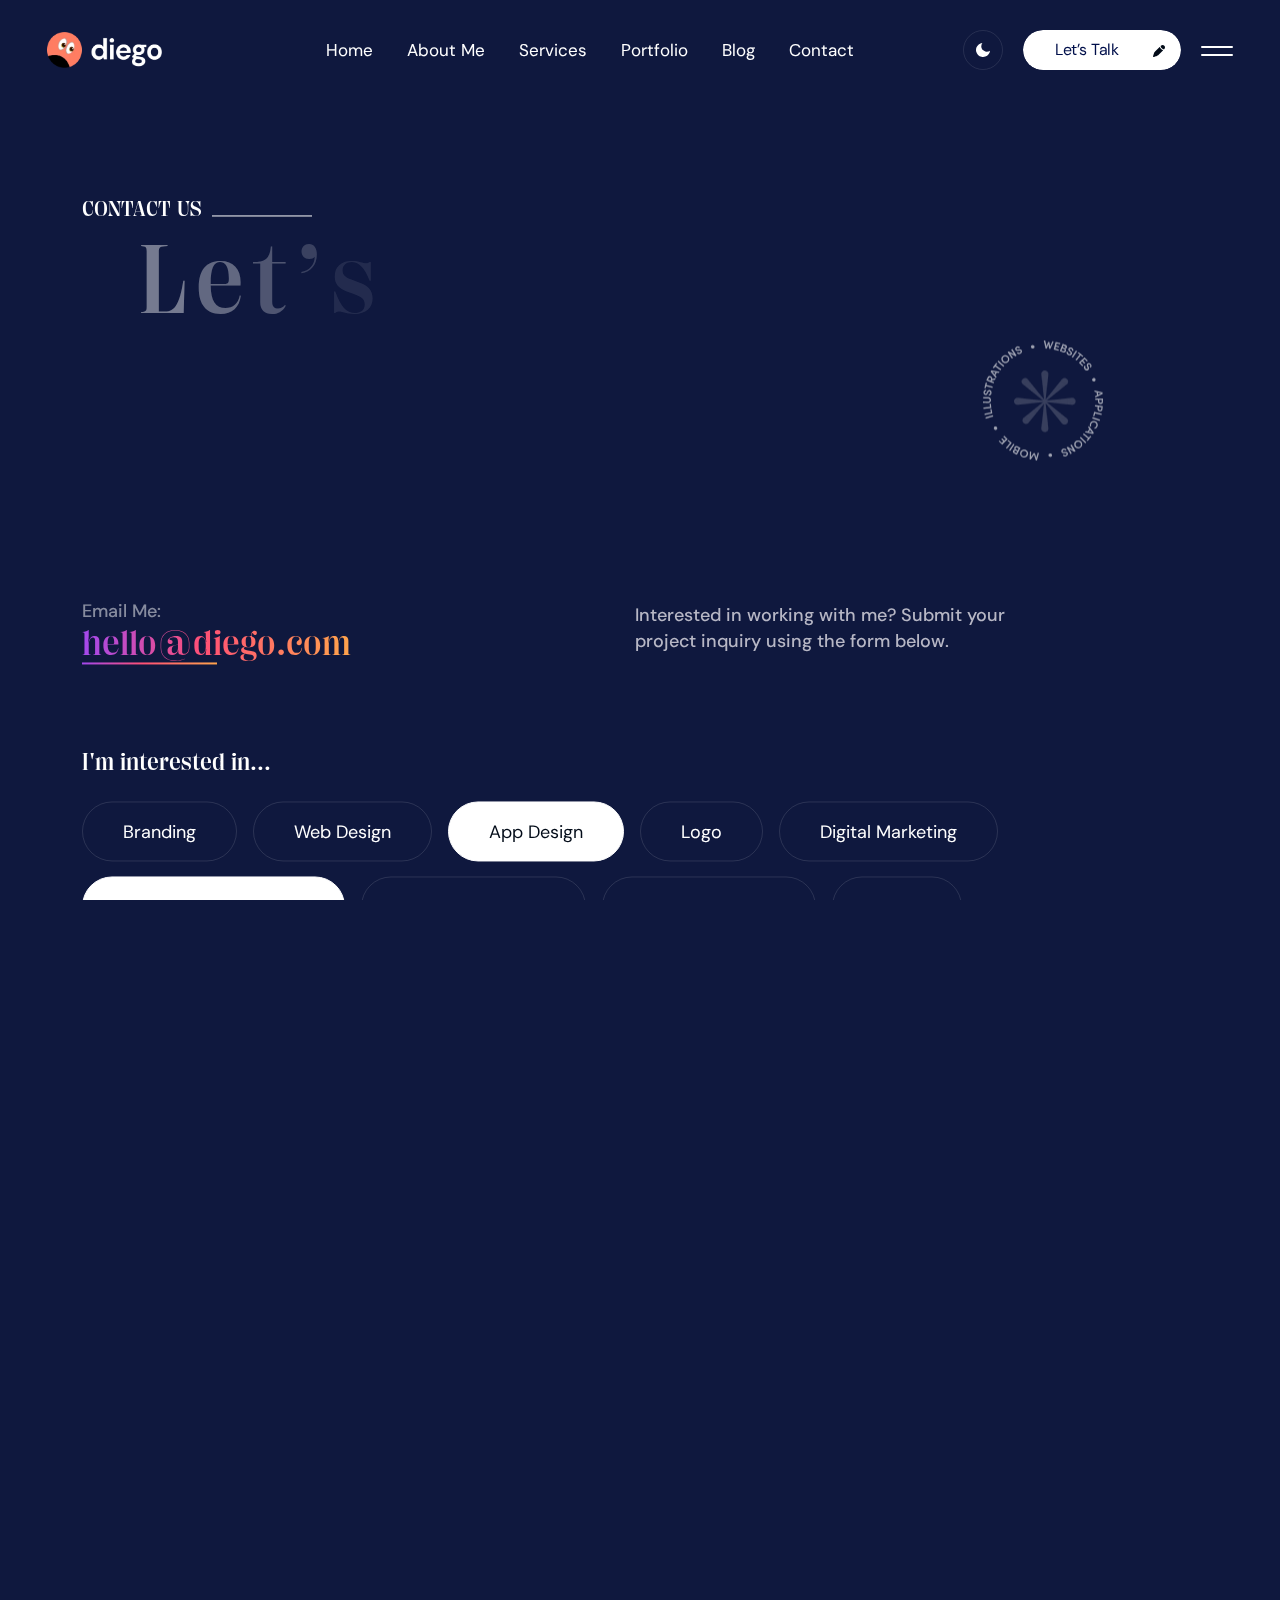
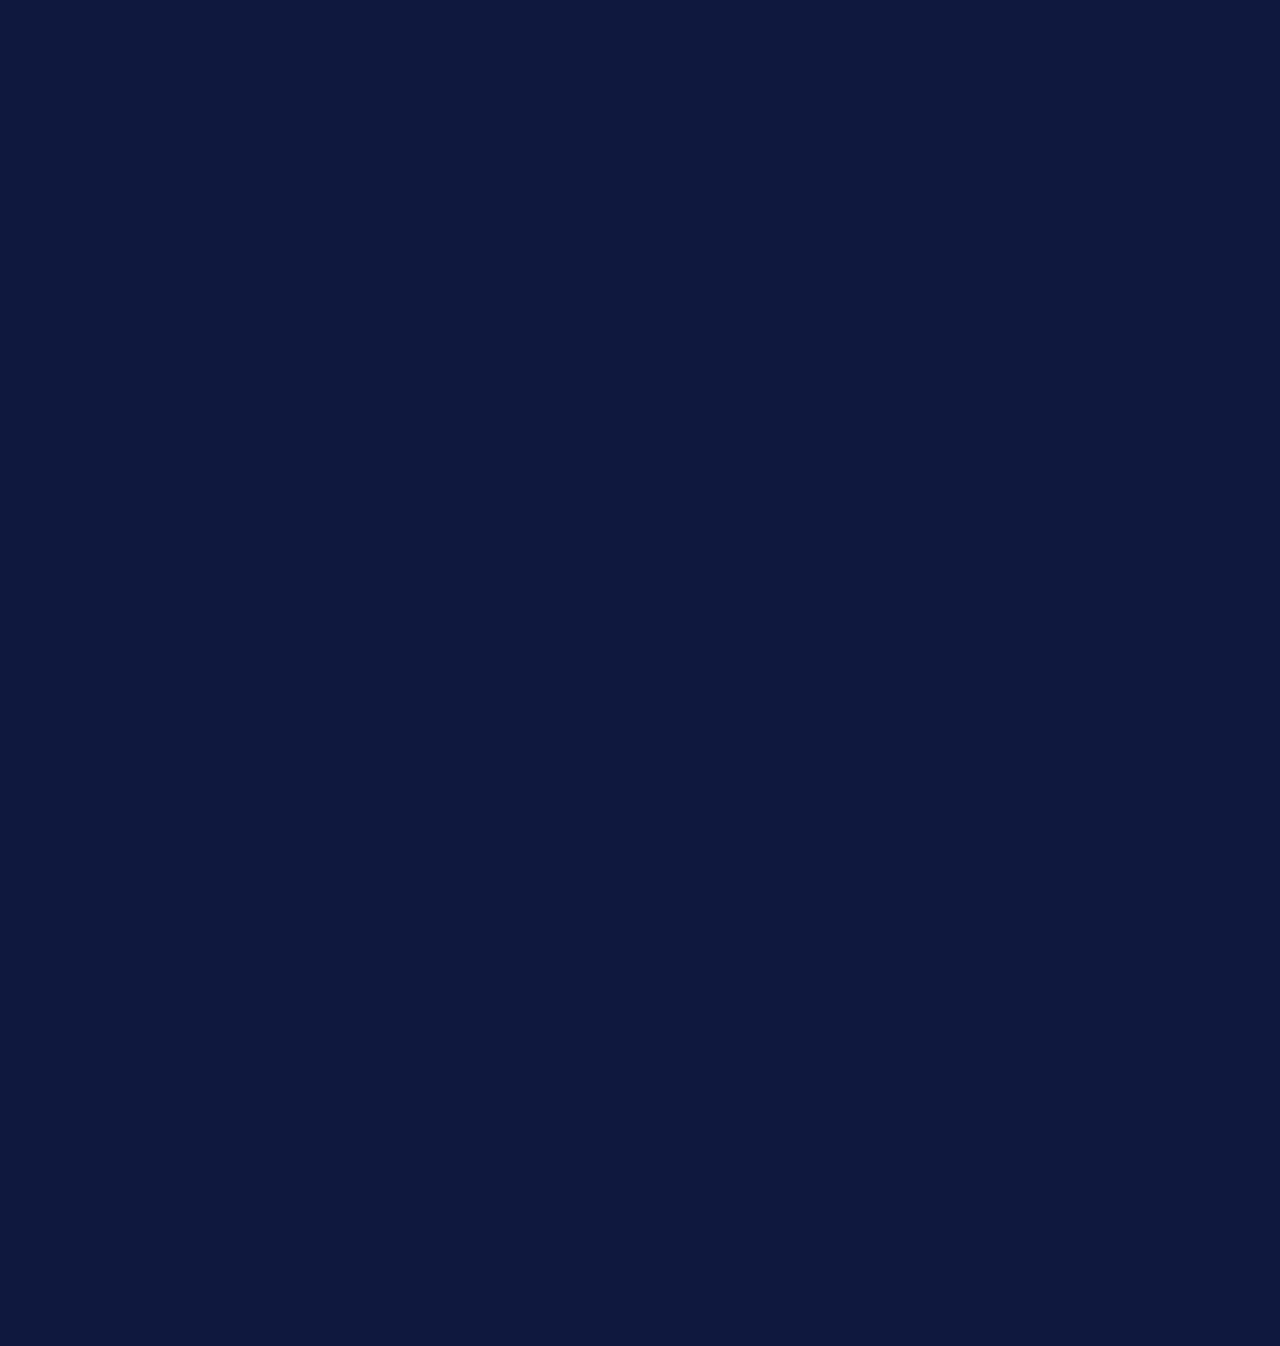
<file: contact.html>
<!DOCTYPE html>
<html class="no-js" lang="zxx">
  <head>
    <meta charset="utf-8" />
    <meta http-equiv="x-ua-compatible" content="ie=edge" />
    <title>Diego - Personal Creative Portfolio & Resume HTML Template</title>
    <meta name="description" content="" />
    <meta name="viewport" content="width=device-width, initial-scale=1" />

    <!-- Place favicon.ico in the root directory -->
    <link
      rel="shortcut icon"
      type="image/x-icon"
      href="assets/img/logo/favicon.png"
    />

    <!-- CSS here -->
    <link rel="stylesheet" href="assets/css/bootstrap.css" />
    <link rel="stylesheet" href="assets/css/animate.css" />
    <link rel="stylesheet" href="assets/css/custom-animation.css" />
    <link rel="stylesheet" href="assets/css/swiper-bundle.css" />
    <link rel="stylesheet" href="assets/css/slick.css" />
    <link rel="stylesheet" href="assets/css/nice-select.css" />
    <link rel="stylesheet" href="assets/css/magnific-popup.css" />
    <link rel="stylesheet" href="assets/css/hover-reveal.css" />
    <link rel="stylesheet" href="assets/css/font-awesome-pro.css" />
    <link rel="stylesheet" href="assets/css/spacing.css" />
    <link rel="stylesheet" href="assets/css/main.css" />
  </head>

  <body id="body" class="tp-magic-cursor black-bg-3">
    <!--[if lte IE 9]>
      <p class="browserupgrade">
        You are using an <strong>outdated</strong> browser. Please
        <a href="https://browsehappy.com/">upgrade your browser</a> to improve
        your experience and security.
      </p>
    <![endif]-->

    <!-- pre loader area start -->
    <div id="loading">
      <div id="loading-center">
        <div id="loading-center-absolute">
          <!-- loading content here -->
          <div class="preloader__content text-center">
            <div
              class="preloader__top-text d-flex align-items-center justify-content-between"
            >
              <p class="preloader__loading text-start">Loading</p>
              <h2 id="tp-loading-number" class="text-end">0</h2>
            </div>
            <div id="tp-loading-bar" class="preloader__bar">
              <div id="tp-loading-line" class="preloader__bar-inner"></div>
            </div>
          </div>
        </div>
      </div>
    </div>
    <!-- pre loader area end -->

    <!-- Begin magic cursor 
   ======================== -->
    <div id="magic-cursor">
      <div id="ball"></div>
    </div>
    <!-- End magic cursor -->

    <!-- back to top start -->
    <div class="back-to-top-wrapper">
      <button id="back_to_top" type="button" class="back-to-top-btn">
        <svg
          width="12"
          height="7"
          viewBox="0 0 12 7"
          fill="none"
          xmlns="http://www.w3.org/2000/svg"
        >
          <path
            d="M11 6L6 1L1 6"
            stroke="currentColor"
            stroke-width="1.5"
            stroke-linecap="round"
            stroke-linejoin="round"
          />
        </svg>
      </button>
    </div>
    <!-- back to top end -->

    <!-- offcanvas area end -->
    <div class="tp-offcanvas-area">
      <div class="tp-offcanvas-bg is-left"></div>
      <div class="tp-offcanvas-bg is-right d-none d-md-block">
        <div class="tp-offcanvas-shape">
          <img
            class="tp-offcanvas-shape-1"
            src="assets/img/offcanvas/bg-shape-2.png"
            alt=""
          />
        </div>
      </div>
      <div class="tp-offcanvas-wrapper-2">
        <div class="tp-offcanvas-left">
          <div
            class="tp-offcanvas-left-wrap d-flex justify-content-between align-items-center"
          >
            <div class="tpoffcanvas__logo">
              <img class="logo-white" src="assets/img/logo/logo.png" alt="" />
              <img
                class="logo-black"
                src="assets/img/logo/logo-black.png"
                alt=""
              />
            </div>
            <div class="tp-offcanvas-close d-md-none text-end">
              <button class="tp-offcanvas-close-btn tp-offcanvas-close-btn">
                <span class="text">
                  <span>close</span>
                </span>

                <span class="d-inline-block">
                  <span>
                    <svg
                      width="38"
                      height="38"
                      viewBox="0 0 38 38"
                      fill="none"
                      xmlns="http://www.w3.org/2000/svg"
                    >
                      <path
                        d="M9.80859 9.80762L28.1934 28.1924"
                        stroke="currentColor"
                        stroke-width="1.5"
                        stroke-linecap="round"
                        stroke-linejoin="round"
                      />
                      <path
                        d="M9.80859 28.1924L28.1934 9.80761"
                        stroke="currentColor"
                        stroke-width="1.5"
                        stroke-linecap="round"
                        stroke-linejoin="round"
                      />
                    </svg>
                  </span>
                </span>
              </button>
            </div>
          </div>
          <div class="tp-main-menu-mobile menu-hover-active counter-row">
            <nav></nav>
          </div>
        </div>
        <div class="tp-offcanvas-right d-none d-md-block">
          <div class="tp-offcanvas-close text-end">
            <button class="tp-offcanvas-close-btn tp-offcanvas-close-btn">
              <span class="text">
                <span>close</span>
              </span>

              <span class="d-inline-block">
                <span>
                  <svg
                    width="38"
                    height="38"
                    viewBox="0 0 38 38"
                    fill="none"
                    xmlns="http://www.w3.org/2000/svg"
                  >
                    <path
                      d="M9.80859 9.80762L28.1934 28.1924"
                      stroke="currentColor"
                      stroke-width="1.5"
                      stroke-linecap="round"
                      stroke-linejoin="round"
                    />
                    <path
                      d="M9.80859 28.1924L28.1934 9.80761"
                      stroke="currentColor"
                      stroke-width="1.5"
                      stroke-linecap="round"
                      stroke-linejoin="round"
                    />
                  </svg>
                </span>
              </span>
            </button>
          </div>
          <div
            class="tp-offcanvas-right-inner d-flex flex-column justify-content-between h-100"
          >
            <div class="tpoffcanvas__right-info">
              <div class="tpoffcanvas__tel">
                <a href="tel:61404093954">+61404093 954</a>
              </div>
              <div class="tpoffcanvas__mail">
                <a href="mailto:hellocontact@diego.com">
                  hello contact@diego.com</a
                >
              </div>
              <div class="tpoffcanvas__text">
                <p>If in doubt. reach out.</p>
              </div>
            </div>

            <div class="tpoffcanvas__social-link">
              <ul>
                <li><a href="#">Dribbble</a></li>
                <li><a href="#">Instagram</a></li>
                <li><a href="#">Linkedin</a></li>
                <li><a href="#">Behance</a></li>
              </ul>
            </div>
          </div>
        </div>
      </div>
    </div>
    <!-- offcanvas area start -->
    <header>
      <!-- header area start -->
      <div
        class="tp-header-4__area tp-header-transparent tp-header-4__mob-ptb tp-header-4__plr header"
      >
        <div class="container-fluid">
          <div class="row align-items-center">
            <div class="col-xl-2 col-lg-6 col-md-6 col-6">
              <div class="tp-header-3__logo">
                <a class="logo-white" href="index.html"
                  ><img src="assets/img/logo/logo.png" alt=""
                /></a>
                <a class="logo-black" href="index.html"
                  ><img src="assets/img/logo/logo-black.png" alt=""
                /></a>
              </div>
            </div>
            <div class="col-xl-7 d-none d-xl-block">
              <div class="tp-header-4__menu text-center">
                <nav>
                  <ul>
                    <li class="has-dropdown p-static">
                      <a href="index.html">Home</a>
                      <div class="tp-submenu submenu has-homemenu">
                        <div
                          class="row gx-6 row-cols-1 row-cols-md-2 row-cols-lg-4"
                        >
                          <div class="col homemenu">
                            <div class="homemenu-thumb mb-15">
                              <a href="index.html"
                                ><img src="assets/img/menu/home-1.jpg" alt=""
                              /></a>
                            </div>
                            <div class="homemenu-content text-center">
                              <h4 class="homemenu-title">
                                <a href="index.html">Freelancer</a>
                              </h4>
                            </div>
                          </div>
                          <div class="col homemenu">
                            <div class="homemenu-thumb mb-15">
                              <a href="index-5.html"
                                ><img src="assets/img/menu/home-5.jpg" alt=""
                              /></a>
                            </div>
                            <div class="homemenu-content text-center">
                              <h4 class="homemenu-title">
                                <a href="index-5.html">Fashion Designer</a>
                              </h4>
                            </div>
                          </div>
                          <div class="col homemenu">
                            <div class="homemenu-thumb mb-15">
                              <a href="index-4.html"
                                ><img src="assets/img/menu/home-4.jpg" alt=""
                              /></a>
                            </div>
                            <div class="homemenu-content text-center">
                              <h4 class="homemenu-title">
                                <a href="index-4.html">Photographer</a>
                              </h4>
                            </div>
                          </div>
                          <div class="col homemenu">
                            <div class="homemenu-thumb mb-15">
                              <a href="index-2.html"
                                ><img src="assets/img/menu/home-2.jpg" alt=""
                              /></a>
                            </div>
                            <div class="homemenu-content text-center">
                              <h4 class="homemenu-title">
                                <a href="index-2.html">Interface Designer</a>
                              </h4>
                            </div>
                          </div>
                          <div class="col homemenu">
                            <div class="homemenu-thumb mb-15">
                              <a href="index-3.html"
                                ><img src="assets/img/menu/home-3.jpg" alt=""
                              /></a>
                            </div>
                            <div class="homemenu-content text-center">
                              <h4 class="homemenu-title">
                                <a href="index-3.html">Web Developer</a>
                              </h4>
                            </div>
                          </div>
                          <div class="col homemenu">
                            <div class="homemenu-thumb mb-15">
                              <a href="home-6-slider.html"
                                ><img src="assets/img/menu/home-8.jpg" alt=""
                              /></a>
                            </div>
                            <div class="homemenu-content text-center">
                              <h4 class="homemenu-title">
                                <a href="home-6-slider.html">Slider Classic</a>
                              </h4>
                            </div>
                          </div>
                          <div class="col homemenu">
                            <div class="homemenu-thumb mb-15">
                              <a href="home-7-slider.html"
                                ><img src="assets/img/menu/home-7.jpg" alt=""
                              /></a>
                            </div>
                            <div class="homemenu-content text-center">
                              <h4 class="homemenu-title">
                                <a href="home-7-slider.html">Slider Elegant</a>
                              </h4>
                            </div>
                          </div>
                          <div class="col homemenu">
                            <div class="homemenu-thumb mb-15">
                              <a href="home-8-slider.html"
                                ><img src="assets/img/menu/home-6.jpg" alt=""
                              /></a>
                            </div>
                            <div class="homemenu-content text-center">
                              <h4 class="homemenu-title">
                                <a href="home-8-slider.html">Slider Metro</a>
                              </h4>
                            </div>
                          </div>
                        </div>
                      </div>
                    </li>
                    <li><a href="about-me.html">About Me</a></li>
                    <li class="has-dropdown">
                      <a href="service.html">Services</a>
                      <ul class="tp-submenu submenu">
                        <li><a href="service.html">Service</a></li>
                        <li>
                          <a href="service-details.html">Service Details</a>
                        </li>
                      </ul>
                    </li>
                    <li class="has-dropdown">
                      <a href="portfolio.html">Portfolio</a>
                      <ul class="tp-submenu submenu">
                        <li><a href="portfolio.html">Porfolio</a></li>
                        <li>
                          <a href="portfolio-details.html">Portfolio Details</a>
                        </li>
                        <li>
                          <a href="portfolio-details-2.html"
                            >Portfolio Details 02</a
                          >
                        </li>
                        <li>
                          <a href="portfolio-details-3.html"
                            >Portfolio Details 03</a
                          >
                        </li>
                      </ul>
                    </li>
                    <li class="has-dropdown">
                      <a href="blog.html">Blog</a>
                      <ul class="tp-submenu submenu">
                        <li><a href="blog.html">Blog List</a></li>
                        <li><a href="blog-sidebar.html">Blog Sidebar</a></li>
                        <li><a href="blog-details.html">Blog Details</a></li>
                        <li>
                          <a href="blog-details-2.html">Blog Details 02</a>
                        </li>
                      </ul>
                    </li>
                    <li><a href="contact.html">Contact</a></li>
                  </ul>
                </nav>
                <div class="offcanvas-menu-style d-none">
                  <nav class="tp-main-menu-content">
                    <ul>
                      <li class="has-dropdown">
                        <a href="index.html">Home</a>
                        <ul class="tp-submenu submenu">
                          <li><a href="index.html">Freelancer</a></li>
                          <li><a href="index-5.html">Fashion Designer</a></li>
                          <li><a href="index-4.html">Photographer</a></li>
                          <li><a href="index-2.html">Interface Designer</a></li>
                          <li><a href="index-3.html">Web Developer</a></li>
                          <li><a href="home-8-slider.html">Slider Metro</a></li>
                          <li>
                            <a href="home-7-slider.html">Slider Elegant</a>
                          </li>
                          <li>
                            <a href="home-6-slider.html">Slider Classic</a>
                          </li>
                        </ul>
                      </li>
                      <li><a href="about-me.html">About Me</a></li>
                      <li class="has-dropdown">
                        <a href="service.html">Services</a>
                        <ul class="tp-submenu submenu">
                          <li><a href="service.html">Service</a></li>
                          <li>
                            <a href="service-details.html">Service Details</a>
                          </li>
                        </ul>
                      </li>
                      <li class="has-dropdown">
                        <a href="portfolio.html">Portfolio</a>
                        <ul class="tp-submenu submenu">
                          <li><a href="portfolio.html">Porfolio</a></li>
                          <li>
                            <a href="portfolio-details.html"
                              >Portfolio Details</a
                            >
                          </li>
                          <li>
                            <a href="portfolio-details-2.html"
                              >Portfolio Details 02</a
                            >
                          </li>
                          <li>
                            <a href="portfolio-details-3.html"
                              >Portfolio Details 03</a
                            >
                          </li>
                        </ul>
                      </li>
                      <li class="has-dropdown">
                        <a href="blog.html">Blog</a>
                        <ul class="tp-submenu submenu">
                          <li><a href="blog.html">Blog List</a></li>
                          <li><a href="blog-sidebar.html">Blog Sidebar</a></li>
                          <li><a href="blog-details.html">Blog Details</a></li>
                          <li>
                            <a href="blog-details-2.html">Blog Details 02</a>
                          </li>
                        </ul>
                      </li>
                      <li><a href="contact.html">Contact</a></li>
                    </ul>
                  </nav>
                </div>
              </div>
            </div>
            <div class="col-xl-3 col-lg-6 col-md-6 col-6">
              <div
                class="tp-header-3__right-action d-flex align-items-center justify-content-end"
              >
                <div class="tp-theme-toggle-single">
                  <label class="tp-theme-toggle-main themepure-theme-toggle">
                    <span class="dark">
                      <svg
                        width="14"
                        height="14"
                        viewBox="0 0 14 14"
                        fill="none"
                        xmlns="http://www.w3.org/2000/svg"
                      >
                        <path
                          d="M14 7.63063C13.8774 8.95738 13.3795 10.2218 12.5645 11.2759C11.7495 12.33 10.6512 13.1301 9.39801 13.5828C8.14485 14.0354 6.78869 14.1218 5.48822 13.8319C4.18775 13.5419 2.99676 12.8875 2.05461 11.9454C1.11246 11.0032 0.458115 9.81225 0.168141 8.51178C-0.121832 7.21131 -0.0354396 5.85515 0.41721 4.60199C0.86986 3.34883 1.67005 2.2505 2.72413 1.43552C3.77822 0.620536 5.04262 0.122609 6.36937 0C5.5926 1.05088 5.21881 2.34566 5.31599 3.64884C5.41317 4.95202 5.97487 6.17704 6.89892 7.10109C7.82296 8.02513 9.04798 8.58683 10.3512 8.68401C11.6543 8.78119 12.9491 8.4074 14 7.63063Z"
                          fill="white"
                        />
                      </svg>
                    </span>
                    <input
                      type="checkbox"
                      class="themepure-theme-toggle-input"
                    />
                    <span class="light">
                      <svg
                        width="21"
                        height="20"
                        viewBox="0 0 21 20"
                        fill="none"
                        xmlns="http://www.w3.org/2000/svg"
                      >
                        <path
                          d="M10.0581 14.2166C12.3522 14.2166 14.212 12.3569 14.212 10.0628C14.212 7.7687 12.3522 5.90897 10.0581 5.90897C7.76403 5.90897 5.9043 7.7687 5.9043 10.0628C5.9043 12.3569 7.76403 14.2166 10.0581 14.2166Z"
                          fill="#FFC05A"
                        />
                        <path
                          d="M10 1V2.63636"
                          stroke="#FFC05A"
                          stroke-width="2"
                          stroke-linecap="round"
                          stroke-linejoin="round"
                        />
                        <path
                          d="M10 17.3637V19.0001"
                          stroke="#FFC05A"
                          stroke-width="2"
                          stroke-linecap="round"
                          stroke-linejoin="round"
                        />
                        <path
                          d="M3.63477 3.63455L4.79658 4.79637"
                          stroke="#FFC05A"
                          stroke-width="2"
                          stroke-linecap="round"
                          stroke-linejoin="round"
                        />
                        <path
                          d="M15.2031 15.2036L16.3649 16.3654"
                          stroke="#FFC05A"
                          stroke-width="2"
                          stroke-linecap="round"
                          stroke-linejoin="round"
                        />
                        <path
                          d="M1 10.0001H2.63636"
                          stroke="#FFC05A"
                          stroke-width="2"
                          stroke-linecap="round"
                          stroke-linejoin="round"
                        />
                        <path
                          d="M17.3652 10.0001H19.0016"
                          stroke="#FFC05A"
                          stroke-width="2"
                          stroke-linecap="round"
                          stroke-linejoin="round"
                        />
                        <path
                          d="M3.63477 16.3654L4.79658 15.2036"
                          stroke="#FFC05A"
                          stroke-width="2"
                          stroke-linecap="round"
                          stroke-linejoin="round"
                        />
                        <path
                          d="M15.2031 4.79637L16.3649 3.63455"
                          stroke="#FFC05A"
                          stroke-width="2"
                          stroke-linecap="round"
                          stroke-linejoin="round"
                        />
                      </svg>
                    </span>
                  </label>
                </div>
                <div class="tp-header-3__btn d-none d-md-block">
                  <a class="tp-btn-white" href="contact.html">
                    Let’s Talk
                    <span>
                      <svg
                        width="12"
                        height="12"
                        viewBox="0 0 12 12"
                        fill="none"
                        xmlns="http://www.w3.org/2000/svg"
                      >
                        <path
                          d="M4.9297 10.3651C5.12061 10.2162 5.29376 10.043 5.64006 9.69671L9.95722 5.37954C10.0616 5.27517 10.0138 5.0954 9.87438 5.04702C9.36479 4.87022 8.70189 4.53829 8.0818 3.9182C7.46171 3.29811 7.12978 2.63521 6.95299 2.12562C6.9046 1.98617 6.72483 1.9384 6.62046 2.04278L2.30329 6.35994L2.30328 6.35995C1.95699 6.70624 1.78385 6.87939 1.63494 7.0703C1.45928 7.29551 1.30868 7.53919 1.18581 7.79701C1.08164 8.01558 1.00421 8.24789 0.849336 8.71249L0.649225 9.31283L0.331026 10.2674L0.0326691 11.1625C-0.0435433 11.3911 0.0159628 11.6432 0.186379 11.8136C0.356795 11.984 0.608868 12.0435 0.837505 11.9673L1.73258 11.669L2.68717 11.3508L3.28751 11.1507C3.75211 10.9958 3.98442 10.9184 4.20299 10.8142C4.46082 10.6913 4.70449 10.5407 4.9297 10.3651Z"
                          fill="currentcolor"
                        />
                        <path
                          d="M11.3089 4.02783C12.2304 3.10641 12.2304 1.61249 11.3089 0.691067C10.3875 -0.230356 8.89359 -0.230356 7.97217 0.691067L7.83337 0.82986C7.69944 0.963792 7.63876 1.15087 7.67222 1.3373C7.69327 1.45458 7.73229 1.62603 7.80327 1.83063C7.94522 2.23979 8.21329 2.77689 8.7182 3.2818C9.22311 3.78671 9.76021 4.05478 10.1694 4.19673C10.374 4.26772 10.5454 4.30673 10.6627 4.32778C10.8491 4.36124 11.0362 4.30056 11.1701 4.16663L11.3089 4.02783Z"
                          fill="currentcolor"
                        />
                      </svg>
                    </span>
                  </a>
                </div>
                <div class="tp-header-3__bar">
                  <button class="tp-menu-bar tp-offcanvas-open-btn">
                    <svg
                      width="32"
                      height="10"
                      viewBox="0 0 32 10"
                      fill="none"
                      xmlns="http://www.w3.org/2000/svg"
                    >
                      <path
                        d="M31 1H1"
                        stroke="currentcolor"
                        stroke-width="2"
                        stroke-linecap="round"
                      />
                      <path
                        d="M31 9H1"
                        stroke="currentcolor"
                        stroke-width="2"
                        stroke-linecap="round"
                      />
                    </svg>
                  </button>
                </div>
              </div>
            </div>
          </div>
        </div>
      </div>
      <!-- header area end -->
    </header>

    <header>
      <!-- header area start -->
      <div
        class="tp-header-4__area tp-header-transparent tp-header-4__mob-ptb tp-header-4__plr tp-int-menu tp-header-sticky-cloned"
      >
        <div class="container-fluid">
          <div class="row align-items-center">
            <div class="col-xl-2 col-lg-6 col-md-6 col-6">
              <div class="tp-header-3__logo">
                <a class="logo-white" href="index.html"
                  ><img src="assets/img/logo/logo.png" alt=""
                /></a>
                <a class="logo-black" href="index.html"
                  ><img src="assets/img/logo/logo-black.png" alt=""
                /></a>
              </div>
            </div>
            <div class="col-xl-7 d-none d-xl-block">
              <div class="tp-header-4__menu text-center">
                <nav>
                  <ul>
                    <li class="has-dropdown p-static">
                      <a href="index.html">Home</a>
                      <div class="tp-submenu submenu has-homemenu">
                        <div
                          class="row gx-6 row-cols-1 row-cols-md-2 row-cols-lg-4"
                        >
                          <div class="col homemenu">
                            <div class="homemenu-thumb mb-15">
                              <a href="index.html"
                                ><img src="assets/img/menu/home-1.jpg" alt=""
                              /></a>
                            </div>
                            <div class="homemenu-content text-center">
                              <h4 class="homemenu-title">
                                <a href="index.html">Freelancer</a>
                              </h4>
                            </div>
                          </div>
                          <div class="col homemenu">
                            <div class="homemenu-thumb mb-15">
                              <a href="index-5.html"
                                ><img src="assets/img/menu/home-5.jpg" alt=""
                              /></a>
                            </div>
                            <div class="homemenu-content text-center">
                              <h4 class="homemenu-title">
                                <a href="index-5.html">Fashion Designer</a>
                              </h4>
                            </div>
                          </div>
                          <div class="col homemenu">
                            <div class="homemenu-thumb mb-15">
                              <a href="index-4.html"
                                ><img src="assets/img/menu/home-4.jpg" alt=""
                              /></a>
                            </div>
                            <div class="homemenu-content text-center">
                              <h4 class="homemenu-title">
                                <a href="index-4.html">Photographer</a>
                              </h4>
                            </div>
                          </div>
                          <div class="col homemenu">
                            <div class="homemenu-thumb mb-15">
                              <a href="index-2.html"
                                ><img src="assets/img/menu/home-2.jpg" alt=""
                              /></a>
                            </div>
                            <div class="homemenu-content text-center">
                              <h4 class="homemenu-title">
                                <a href="index-2.html">Interface Designer</a>
                              </h4>
                            </div>
                          </div>
                          <div class="col homemenu">
                            <div class="homemenu-thumb mb-15">
                              <a href="index-3.html"
                                ><img src="assets/img/menu/home-3.jpg" alt=""
                              /></a>
                            </div>
                            <div class="homemenu-content text-center">
                              <h4 class="homemenu-title">
                                <a href="index-3.html">Web Developer</a>
                              </h4>
                            </div>
                          </div>
                          <div class="col homemenu">
                            <div class="homemenu-thumb mb-15">
                              <a href="home-6-slider.html"
                                ><img src="assets/img/menu/home-8.jpg" alt=""
                              /></a>
                            </div>
                            <div class="homemenu-content text-center">
                              <h4 class="homemenu-title">
                                <a href="home-6-slider.html">Slider Classic</a>
                              </h4>
                            </div>
                          </div>
                          <div class="col homemenu">
                            <div class="homemenu-thumb mb-15">
                              <a href="home-7-slider.html"
                                ><img src="assets/img/menu/home-7.jpg" alt=""
                              /></a>
                            </div>
                            <div class="homemenu-content text-center">
                              <h4 class="homemenu-title">
                                <a href="home-7-slider.html">Slider Elegant</a>
                              </h4>
                            </div>
                          </div>
                          <div class="col homemenu">
                            <div class="homemenu-thumb mb-15">
                              <a href="home-8-slider.html"
                                ><img src="assets/img/menu/home-6.jpg" alt=""
                              /></a>
                            </div>
                            <div class="homemenu-content text-center">
                              <h4 class="homemenu-title">
                                <a href="home-8-slider.html">Slider Metro</a>
                              </h4>
                            </div>
                          </div>
                        </div>
                      </div>
                    </li>
                    <li><a href="about-me.html">About Me</a></li>
                    <li class="has-dropdown">
                      <a href="service.html">Services</a>
                      <ul class="tp-submenu submenu">
                        <li><a href="service.html">Service</a></li>
                        <li>
                          <a href="service-details.html">Service Details</a>
                        </li>
                      </ul>
                    </li>
                    <li class="has-dropdown">
                      <a href="portfolio.html">Portfolio</a>
                      <ul class="tp-submenu submenu">
                        <li><a href="portfolio.html">Porfolio</a></li>
                        <li>
                          <a href="portfolio-details.html">Portfolio Details</a>
                        </li>
                      </ul>
                    </li>
                    <li class="has-dropdown">
                      <a href="blog.html">Blog</a>
                      <ul class="tp-submenu submenu">
                        <li><a href="blog.html">Blog List</a></li>
                        <li><a href="blog-sidebar.html">Blog Sidebar</a></li>
                        <li><a href="blog-details.html">Blog Details</a></li>
                        <li>
                          <a href="blog-details-2.html">Blog Details 02</a>
                        </li>
                      </ul>
                    </li>
                    <li><a href="contact.html">Contact</a></li>
                  </ul>
                </nav>
                <div class="offcanvas-menu-style d-none">
                  <nav class="tp-main-menu-content">
                    <ul>
                      <li class="has-dropdown">
                        <a href="index.html">Home</a>
                        <ul class="tp-submenu submenu">
                          <li><a href="index.html">Freelancer</a></li>
                          <li><a href="index-5.html">Fashion Designer</a></li>
                          <li><a href="index-4.html">Photographer</a></li>
                          <li><a href="index-2.html">Interface Designer</a></li>
                          <li><a href="index-3.html">Web Developer</a></li>
                          <li><a href="home-8-slider.html">Slider Metro</a></li>
                          <li>
                            <a href="home-7-slider.html">Slider Elegant</a>
                          </li>
                          <li>
                            <a href="home-6-slider.html">Slider Classic</a>
                          </li>
                        </ul>
                      </li>
                      <li><a href="about-me.html">About Me</a></li>
                      <li class="has-dropdown">
                        <a href="service.html">Services</a>
                        <ul class="tp-submenu submenu">
                          <li><a href="service.html">Service</a></li>
                          <li>
                            <a href="service-details.html">Service Details</a>
                          </li>
                        </ul>
                      </li>
                      <li class="has-dropdown">
                        <a href="portfolio.html">Portfolio</a>
                        <ul class="tp-submenu submenu">
                          <li><a href="portfolio.html">Porfolio</a></li>
                          <li>
                            <a href="portfolio-details.html"
                              >Portfolio Details</a
                            >
                          </li>
                          <li>
                            <a href="portfolio-details-2.html"
                              >Portfolio Details 02</a
                            >
                          </li>
                          <li>
                            <a href="portfolio-details-3.html"
                              >Portfolio Details 03</a
                            >
                          </li>
                        </ul>
                      </li>
                      <li class="has-dropdown">
                        <a href="blog.html">Blog</a>
                        <ul class="tp-submenu submenu">
                          <li><a href="blog.html">Blog List</a></li>
                          <li><a href="blog-sidebar.html">Blog Sidebar</a></li>
                          <li><a href="blog-details.html">Blog Details</a></li>
                          <li>
                            <a href="blog-details-2.html">Blog Details 02</a>
                          </li>
                        </ul>
                      </li>
                      <li><a href="contact.html">Contact</a></li>
                    </ul>
                  </nav>
                </div>
              </div>
            </div>
            <div class="col-xl-3 col-lg-6 col-md-6 col-6">
              <div
                class="tp-header-3__right-action d-flex align-items-center justify-content-end"
              >
                <div class="tp-theme-toggle-single">
                  <label class="tp-theme-toggle-main themepure-theme-toggle">
                    <span class="dark">
                      <svg
                        width="14"
                        height="14"
                        viewBox="0 0 14 14"
                        fill="none"
                        xmlns="http://www.w3.org/2000/svg"
                      >
                        <path
                          d="M14 7.63063C13.8774 8.95738 13.3795 10.2218 12.5645 11.2759C11.7495 12.33 10.6512 13.1301 9.39801 13.5828C8.14485 14.0354 6.78869 14.1218 5.48822 13.8319C4.18775 13.5419 2.99676 12.8875 2.05461 11.9454C1.11246 11.0032 0.458115 9.81225 0.168141 8.51178C-0.121832 7.21131 -0.0354396 5.85515 0.41721 4.60199C0.86986 3.34883 1.67005 2.2505 2.72413 1.43552C3.77822 0.620536 5.04262 0.122609 6.36937 0C5.5926 1.05088 5.21881 2.34566 5.31599 3.64884C5.41317 4.95202 5.97487 6.17704 6.89892 7.10109C7.82296 8.02513 9.04798 8.58683 10.3512 8.68401C11.6543 8.78119 12.9491 8.4074 14 7.63063Z"
                          fill="white"
                        />
                      </svg>
                    </span>
                    <input
                      type="checkbox"
                      class="themepure-theme-toggle-input"
                    />
                    <span class="light">
                      <svg
                        width="21"
                        height="20"
                        viewBox="0 0 21 20"
                        fill="none"
                        xmlns="http://www.w3.org/2000/svg"
                      >
                        <path
                          d="M10.0581 14.2166C12.3522 14.2166 14.212 12.3569 14.212 10.0628C14.212 7.7687 12.3522 5.90897 10.0581 5.90897C7.76403 5.90897 5.9043 7.7687 5.9043 10.0628C5.9043 12.3569 7.76403 14.2166 10.0581 14.2166Z"
                          fill="#FFC05A"
                        />
                        <path
                          d="M10 1V2.63636"
                          stroke="#FFC05A"
                          stroke-width="2"
                          stroke-linecap="round"
                          stroke-linejoin="round"
                        />
                        <path
                          d="M10 17.3637V19.0001"
                          stroke="#FFC05A"
                          stroke-width="2"
                          stroke-linecap="round"
                          stroke-linejoin="round"
                        />
                        <path
                          d="M3.63477 3.63455L4.79658 4.79637"
                          stroke="#FFC05A"
                          stroke-width="2"
                          stroke-linecap="round"
                          stroke-linejoin="round"
                        />
                        <path
                          d="M15.2031 15.2036L16.3649 16.3654"
                          stroke="#FFC05A"
                          stroke-width="2"
                          stroke-linecap="round"
                          stroke-linejoin="round"
                        />
                        <path
                          d="M1 10.0001H2.63636"
                          stroke="#FFC05A"
                          stroke-width="2"
                          stroke-linecap="round"
                          stroke-linejoin="round"
                        />
                        <path
                          d="M17.3652 10.0001H19.0016"
                          stroke="#FFC05A"
                          stroke-width="2"
                          stroke-linecap="round"
                          stroke-linejoin="round"
                        />
                        <path
                          d="M3.63477 16.3654L4.79658 15.2036"
                          stroke="#FFC05A"
                          stroke-width="2"
                          stroke-linecap="round"
                          stroke-linejoin="round"
                        />
                        <path
                          d="M15.2031 4.79637L16.3649 3.63455"
                          stroke="#FFC05A"
                          stroke-width="2"
                          stroke-linecap="round"
                          stroke-linejoin="round"
                        />
                      </svg>
                    </span>
                  </label>
                </div>
                <div class="tp-header-3__btn d-none d-md-block">
                  <a class="tp-btn-white" href="contact.html">
                    Let’s Talk
                    <span>
                      <svg
                        width="12"
                        height="12"
                        viewBox="0 0 12 12"
                        fill="none"
                        xmlns="http://www.w3.org/2000/svg"
                      >
                        <path
                          d="M4.9297 10.3651C5.12061 10.2162 5.29376 10.043 5.64006 9.69671L9.95722 5.37954C10.0616 5.27517 10.0138 5.0954 9.87438 5.04702C9.36479 4.87022 8.70189 4.53829 8.0818 3.9182C7.46171 3.29811 7.12978 2.63521 6.95299 2.12562C6.9046 1.98617 6.72483 1.9384 6.62046 2.04278L2.30329 6.35994L2.30328 6.35995C1.95699 6.70624 1.78385 6.87939 1.63494 7.0703C1.45928 7.29551 1.30868 7.53919 1.18581 7.79701C1.08164 8.01558 1.00421 8.24789 0.849336 8.71249L0.649225 9.31283L0.331026 10.2674L0.0326691 11.1625C-0.0435433 11.3911 0.0159628 11.6432 0.186379 11.8136C0.356795 11.984 0.608868 12.0435 0.837505 11.9673L1.73258 11.669L2.68717 11.3508L3.28751 11.1507C3.75211 10.9958 3.98442 10.9184 4.20299 10.8142C4.46082 10.6913 4.70449 10.5407 4.9297 10.3651Z"
                          fill="currentcolor"
                        />
                        <path
                          d="M11.3089 4.02783C12.2304 3.10641 12.2304 1.61249 11.3089 0.691067C10.3875 -0.230356 8.89359 -0.230356 7.97217 0.691067L7.83337 0.82986C7.69944 0.963792 7.63876 1.15087 7.67222 1.3373C7.69327 1.45458 7.73229 1.62603 7.80327 1.83063C7.94522 2.23979 8.21329 2.77689 8.7182 3.2818C9.22311 3.78671 9.76021 4.05478 10.1694 4.19673C10.374 4.26772 10.5454 4.30673 10.6627 4.32778C10.8491 4.36124 11.0362 4.30056 11.1701 4.16663L11.3089 4.02783Z"
                          fill="currentcolor"
                        />
                      </svg>
                    </span>
                  </a>
                </div>
                <div class="tp-header-3__bar">
                  <button class="tp-menu-bar tp-offcanvas-open-btn">
                    <svg
                      width="32"
                      height="10"
                      viewBox="0 0 32 10"
                      fill="none"
                      xmlns="http://www.w3.org/2000/svg"
                    >
                      <path
                        d="M31 1H1"
                        stroke="currentcolor"
                        stroke-width="2"
                        stroke-linecap="round"
                      />
                      <path
                        d="M31 9H1"
                        stroke="currentcolor"
                        stroke-width="2"
                        stroke-linecap="round"
                      />
                    </svg>
                  </button>
                </div>
              </div>
            </div>
          </div>
        </div>
      </div>
      <!-- header area start -->
    </header>

    <div id="smooth-wrapper">
      <div id="smooth-content">
        <main>
          <!-- contact area start -->
          <div class="contact-inner__area contact-inner__ptb p-relative">
            <div class="container">
              <div class="row">
                <div class="col-xl-11">
                  <div class="row align-items-center">
                    <div class="col-xl-9 col-lg-10">
                      <div class="contact-inner__top-section-title-box mb-70">
                        <span class="contact-inner__subtitle">Contact Us</span>
                        <h4
                          class="contact-inner__title tp-char-animation tp-hero-3__content"
                        >
                          Let’s Talk
                          <span
                            ><img src="assets/img/contact/contact.jpg" alt=""
                          /></span>
                          <br />
                          About your Project
                        </h4>
                      </div>
                    </div>
                    <div class="col-xl-3 col-lg-2 d-none d-sm-block text-end">
                      <div
                        class="contact-inner__shape-1 text-center text-lg-end"
                      >
                        <img
                          class="flower-img"
                          src="assets/img/contact/contact-flower.png"
                          alt=""
                        />
                        <img
                          class="flower-text"
                          src="assets/img/contact/contact-flower-text.png"
                          alt=""
                        />
                      </div>
                    </div>
                  </div>
                  <div class="contact-inner__mail-box mb-90">
                    <div class="row">
                      <div class="col-xl-6 col-lg-6 col-md-6">
                        <div class="contact-inner__mail-info">
                          <span>Email Me:</span>
                          <a href="mailto:hello@diego.com">hello@diego.com</a>
                        </div>
                      </div>
                      <div class="col-xl-6 col-lg-6 col-md-6">
                        <div class="contact-inner__mail-text">
                          <p>
                            Interested in working with me? Submit your <br />
                            project inquiry using the form below.
                          </p>
                        </div>
                      </div>
                    </div>
                  </div>
                </div>
                <form
                  id="contact-form"
                  action="assets/mail.php"
                  method="POST"
                  class="box"
                >
                  <div class="row">
                    <div class="col-xl-12">
                      <div class="contact-inner__category mb-85">
                        <h4 class="contact-inner__category-title">
                          I'm interested in...
                        </h4>
                        <div class="contact-inner__category-wrapper">
                          <label for="branding" class="contact-category-btn"
                            >Branding</label
                          >
                          <label for="web_design" class="contact-category-btn"
                            >Web Design</label
                          >
                          <label
                            for="app_design"
                            class="contact-category-btn active"
                            >App Design</label
                          >
                          <label for="logo" class="contact-category-btn"
                            >Logo</label
                          >
                          <label
                            for="digital_marketing"
                            class="contact-category-btn"
                            >Digital Marketing</label
                          >
                          <label
                            for="android_development"
                            class="contact-category-btn active"
                            >Android Development</label
                          >
                          <label
                            for="iso_development"
                            class="contact-category-btn"
                            >iOS Development</label
                          >
                          <label
                            for="design_concept"
                            class="contact-category-btn"
                            >Design Concept</label
                          >
                          <label for="other" class="contact-category-btn"
                            >Other</label
                          >

                          <input type="checkbox" id="branding" />
                          <input type="checkbox" id="web_design" />
                          <input type="checkbox" id="app_design" />
                          <input type="checkbox" id="logo" />
                          <input type="checkbox" id="digital_marketing" />
                          <input type="checkbox" id="android_development" />
                          <input type="checkbox" id="iso_development" />
                          <input type="checkbox" id="design_concept" />
                          <input type="checkbox" id="other" />
                        </div>
                      </div>
                    </div>
                  </div>
                  <div class="contact-inner__wrapper">
                    <div class="postbox__comment-form">
                      <h3 class="contact-inner__form-title">Request A Quote</h3>
                      <div class="row gx-20">
                        <div class="col-xxl-6 col-xl-6 col-lg-6">
                          <div class="postbox__comment-input mb-35">
                            <input
                              name="name"
                              type="text"
                              class="inputText"
                              required
                            />
                            <span class="floating-label">Your Name</span>
                          </div>
                        </div>
                        <div class="col-xxl-6 col-xl-6 col-lg-6">
                          <div class="postbox__comment-input mb-35">
                            <input
                              name="company"
                              type="text"
                              class="inputText"
                              required
                            />
                            <span class="floating-label">Company</span>
                          </div>
                        </div>
                        <div class="col-xxl-12">
                          <div class="postbox__comment-input mb-35">
                            <input
                              name="email"
                              type="email"
                              class="inputText"
                              required
                            />
                            <span class="floating-label">Your Email</span>
                          </div>
                        </div>
                        <div class="col-xxl-12">
                          <div class="postbox__comment-input mb-20">
                            <textarea
                              name="message"
                              class="textareaText"
                              required
                            ></textarea>
                            <span class="floating-label-2">Your Comment</span>
                          </div>
                        </div>
                      </div>
                    </div>
                    <div class="row">
                      <div class="col-xl-12">
                        <div class="contact-inner__category mb-45">
                          <h4 class="contact-inner__category-title">
                            Project budget (USD)
                          </h4>
                          <div class="contact-inner__category-wrapper">
                            <label for="10_20k" class="contact-budget-btn"
                              >10-20k</label
                            >
                            <label
                              for="30_40k"
                              class="contact-budget-btn active"
                              >30-40k</label
                            >
                            <label for="40_50k" class="contact-budget-btn"
                              >40-50k</label
                            >
                            <label for="50_100k" class="contact-budget-btn"
                              >50-100k</label
                            >
                            <label
                              for="greater_than_100k"
                              class="contact-budget-btn"
                            >
                              > 100k</label
                            >

                            <input
                              type="radio"
                              name="contact_budget"
                              id="10_20k"
                            />
                            <input
                              type="radio"
                              name="contact_budget"
                              id="30_40k"
                            />
                            <input
                              type="radio"
                              name="contact_budget"
                              id="40_50k"
                            />
                            <input
                              type="radio"
                              name="contact_budget"
                              id="50_100k"
                            />
                            <input
                              type="radio"
                              name="contact_budget"
                              id="greater_than_100k"
                            />
                          </div>
                        </div>
                      </div>
                    </div>
                    <div class="row">
                      <div class="col-xxl-12">
                        <div class="postbox__comment-btn">
                          <button type="submit" class="tp-btn-grey-lg">
                            <span>
                              <i>Send Message</i>
                            </span>
                          </button>
                        </div>
                      </div>
                    </div>
                  </div>
                  <p class="ajax-response"></p>
                </form>
              </div>
            </div>
          </div>
          <!-- contact area end -->
        </main>

        <footer>
          <div
            class="tp-footer-bg tp-footer__customize black-bg-3 p-relative fix z-index-1"
            data-background="assets/img/footer/overly-bg-2.png"
          >
            <div class="tp-footer-circle-1">
              <span></span>
            </div>
            <div class="tp-footer-circle-2">
              <span></span>
            </div>

            <div class="tp-footer-circle-3" data-speed=".7">
              <span></span>
            </div>

            <!-- footer area start -->
            <div class="tp-footer-area tp-footer-inner__customize pt-120 pb-80">
              <div class="container">
                <div class="row">
                  <div class="col-xl-12">
                    <div class="tp-footer-content text-center">
                      <h3 class="tp-footer-title tp_title_anim">
                        Let's talk about <br />
                        the next big thing
                      </h3>
                    </div>
                  </div>
                </div>
                <div class="tp-footer-btn-box">
                  <div class="row">
                    <div class="col-xl-6 col-lg-6 col-md-6">
                      <div class="tp-footer-btn text-center">
                        <a class="tp-btn-white-xl w-100" href="#">
                          <div>
                            <span>Discuss Project</span>
                          </div>
                        </a>
                      </div>
                    </div>
                    <div class="col-xl-6 col-lg-6 col-md-6">
                      <div class="tp-footer-btn text-center">
                        <a class="tp-btn-grey-xl w-100" href="#">
                          <div>
                            <span>Write a Message</span>
                          </div>
                        </a>
                      </div>
                    </div>
                  </div>
                </div>
                <div class="row gx-50">
                  <div class="col-xl-4 col-lg-4 col-md-6 mb-30">
                    <a href="#">
                      <div
                        class="tp-footer-social-item d-flex align-items-center justify-content-between"
                      >
                        <div class="tp-footer-social-text z-index-1">
                          <span class="child-1">Behance</span>
                          <span class="child-2">@diego_des</span>
                        </div>
                        <div class="tp-footer-social-icon z-index-1">
                          <span>
                            <svg
                              width="19"
                              height="12"
                              viewBox="0 0 19 12"
                              fill="none"
                              xmlns="http://www.w3.org/2000/svg"
                            >
                              <path
                                d="M1 6H6.83333C8.25 6 9.33333 7.08333 9.33333 8.5C9.33333 9.91667 8.25 11 6.83333 11H1.83333C1.33333 11 1 10.6667 1 10.1667V1.83333C1 1.33333 1.33333 1 1.83333 1H6C7.41667 1 8.5 2.08333 8.5 3.5C8.5 4.91667 7.41667 6 6 6H1Z"
                                stroke="currentcolor"
                                stroke-width="1.5"
                                stroke-miterlimit="10"
                              />
                              <path
                                d="M10.9997 7.66634H17.6664C17.6664 5.83301 16.1664 4.33301 14.333 4.33301C12.4997 4.33301 10.9997 5.83301 10.9997 7.66634ZM10.9997 7.66634C10.9997 9.49967 12.4997 10.9997 14.333 10.9997H15.7497"
                                stroke="currentcolor"
                                stroke-width="1.5"
                                stroke-miterlimit="10"
                                stroke-linecap="round"
                                stroke-linejoin="round"
                              />
                              <path
                                d="M15.5831 2.25H13.0831"
                                stroke="currentcolor"
                                stroke-width="1.5"
                                stroke-miterlimit="10"
                                stroke-linecap="round"
                                stroke-linejoin="round"
                              />
                            </svg>
                          </span>
                        </div>
                      </div>
                    </a>
                  </div>
                  <div class="col-xl-4 col-lg-4 col-md-6 mb-30">
                    <a href="#">
                      <div
                        class="tp-footer-social-item d-flex align-items-center justify-content-between"
                      >
                        <div class="tp-footer-social-text z-index-1">
                          <span class="child-1">Dribbble</span>
                          <span class="child-2">@diego_des</span>
                        </div>
                        <div class="tp-footer-social-icon z-index-1">
                          <span>
                            <svg
                              width="18"
                              height="18"
                              viewBox="0 0 18 18"
                              fill="none"
                              xmlns="http://www.w3.org/2000/svg"
                            >
                              <path
                                d="M2.07295 12.9993C4.28172 16.825 9.17363 18.1358 12.9993 15.927C14.5588 15.0267 15.7003 13.6806 16.356 12.1425C17.3088 9.90737 17.2355 7.26695 15.927 5.00067C14.6186 2.73439 12.3686 1.35064 9.95647 1.05826C8.29667 0.857067 6.56009 1.17262 5.00067 2.07295C1.17497 4.28172 -0.135817 9.17363 2.07295 12.9993Z"
                                stroke="currentcolor"
                                stroke-width="1.5"
                              />
                              <path
                                d="M12.9595 15.8578C12.9595 15.8578 12.2084 10.5858 10.6004 7.80063C8.99241 5.01548 5.04119 2.14298 5.04119 2.14298M5.46266 16.0532C6.64777 12.478 12.5618 8.51493 16.8898 9.46439M12.5309 1.96875C11.3408 5.505 5.54035 9.41017 1.23254 8.56176"
                                stroke="currentcolor"
                                stroke-width="1.5"
                                stroke-linecap="round"
                              />
                            </svg>
                          </span>
                        </div>
                      </div>
                    </a>
                  </div>
                  <div class="col-xl-4 col-lg-4 col-md-6 mb-30">
                    <a href="#">
                      <div
                        class="tp-footer-social-item d-flex align-items-center justify-content-between"
                      >
                        <div class="tp-footer-social-text z-index-1">
                          <span class="child-1">Instagram</span>
                          <span class="child-2">@diego_des</span>
                        </div>
                        <div class="tp-footer-social-icon z-index-1">
                          <span>
                            <svg
                              width="16"
                              height="16"
                              viewBox="0 0 16 16"
                              fill="none"
                              xmlns="http://www.w3.org/2000/svg"
                            >
                              <path
                                d="M11.5 1H4.5C2.567 1 1 2.567 1 4.5V11.5C1 13.433 2.567 15 4.5 15H11.5C13.433 15 15 13.433 15 11.5V4.5C15 2.567 13.433 1 11.5 1Z"
                                stroke="currentcolor"
                                stroke-width="1.5"
                                stroke-linecap="round"
                                stroke-linejoin="round"
                              />
                              <path
                                d="M10.8002 7.55921C10.8866 8.14178 10.7871 8.73676 10.5158 9.25952C10.2446 9.78228 9.81539 10.2062 9.28932 10.471C8.76326 10.7358 8.1671 10.8279 7.58564 10.7344C7.00417 10.6408 6.46702 10.3663 6.05057 9.94982C5.63413 9.53338 5.3596 8.99622 5.26603 8.41476C5.17247 7.8333 5.26463 7.23714 5.52941 6.71107C5.7942 6.18501 6.21812 5.75583 6.74087 5.48458C7.26363 5.21333 7.85861 5.11382 8.44119 5.20021C9.03543 5.28833 9.58558 5.56524 10.0104 5.99003C10.4352 6.41482 10.7121 6.96496 10.8002 7.55921Z"
                                stroke="currentcolor"
                                stroke-width="1.5"
                                stroke-linecap="round"
                                stroke-linejoin="round"
                              />
                              <path
                                d="M11.8499 4.15137H11.8599"
                                stroke="currentcolor"
                                stroke-width="1.5"
                                stroke-linecap="round"
                                stroke-linejoin="round"
                              />
                            </svg>
                          </span>
                        </div>
                      </div>
                    </a>
                  </div>
                </div>
              </div>
            </div>
            <!-- footer area end -->

            <!-- copyright area start -->
            <div class="tp-copyright-area pb-20">
              <div class="container">
                <div class="row">
                  <div class="col-xl-6 col-md-6">
                    <div
                      class="tp-copyright-content-left text-center text-md-start"
                    >
                      <p>
                        ©2024 Diego, All Rights Reserved • <span>Credits</span>
                      </p>
                    </div>
                  </div>
                  <div class="col-xl-6 col-md-6">
                    <div
                      class="tp-copyright-content-right text-center text-md-end"
                    >
                      <span>2024 Portfolio</span>
                    </div>
                  </div>
                </div>
              </div>
            </div>
            <!-- copyright area end -->
          </div>
        </footer>
      </div>
    </div>

    <!-- JS here -->
    <script src="assets/js/vendor/jquery.js"></script>
    <script src="assets/js/bootstrap-bundle.js"></script>
    <script src="assets/js/three.js"></script>
    <script src="assets/js/gsap.js"></script>
    <script src="assets/js/gsap-scroll-smoother.js"></script>
    <script src="assets/js/gsap-scroll-trigger.js"></script>
    <script src="assets/js/gsap-scroll-to-plugin.js"></script>
    <script src="assets/js/gsap-split-text.js"></script>
    <script src="assets/js/webgl.js"></script>

    <script src="assets/js/swiper-bundle.js"></script>
    <script src="assets/js/slick.js"></script>
    <script src="assets/js/wow.js"></script>
    <script src="assets/js/pagepiling.js"></script>
    <script src="assets/js/headroom.min.js"></script>
    <script src="assets/js/magnific-popup.js"></script>
    <script src="assets/js/nice-select.js"></script>
    <script src="assets/js/purecounter.js"></script>
    <script src="assets/js/hammer.js"></script>
    <script src="assets/js/matter.js"></script>
    <script src="assets/js/throwable.js"></script>
    <script src="assets/js/isotope-pkgd.js"></script>
    <script src="assets/js/imagesloaded-pkgd.js"></script>
    <script src="assets/js/ajax-form.js"></script>

    <script src="assets/js/theme-settings.js"></script>
    <script src="assets/js/animated-headline.js"></script>
    <script src="assets/js/main.js"></script>
    <script src="assets/js/tp-cursor.js"></script>
  </body>
</html>
</file>
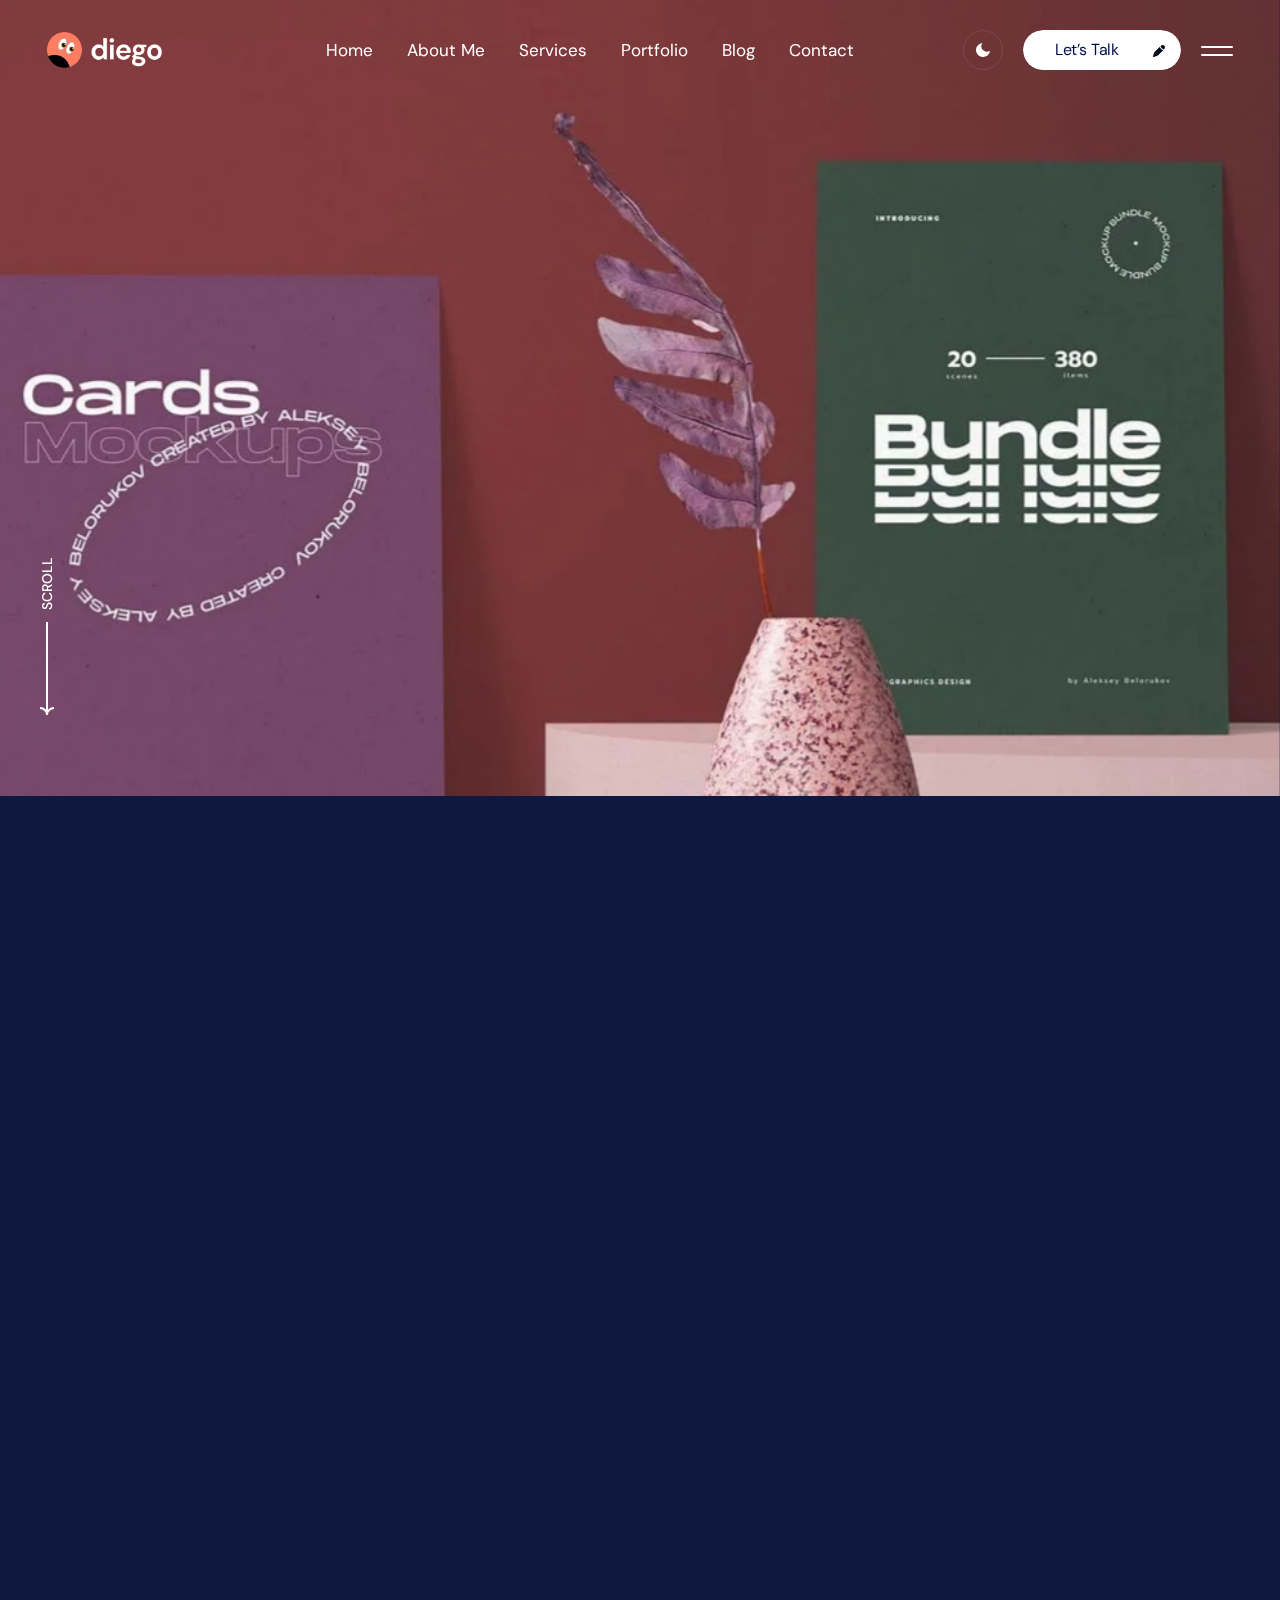
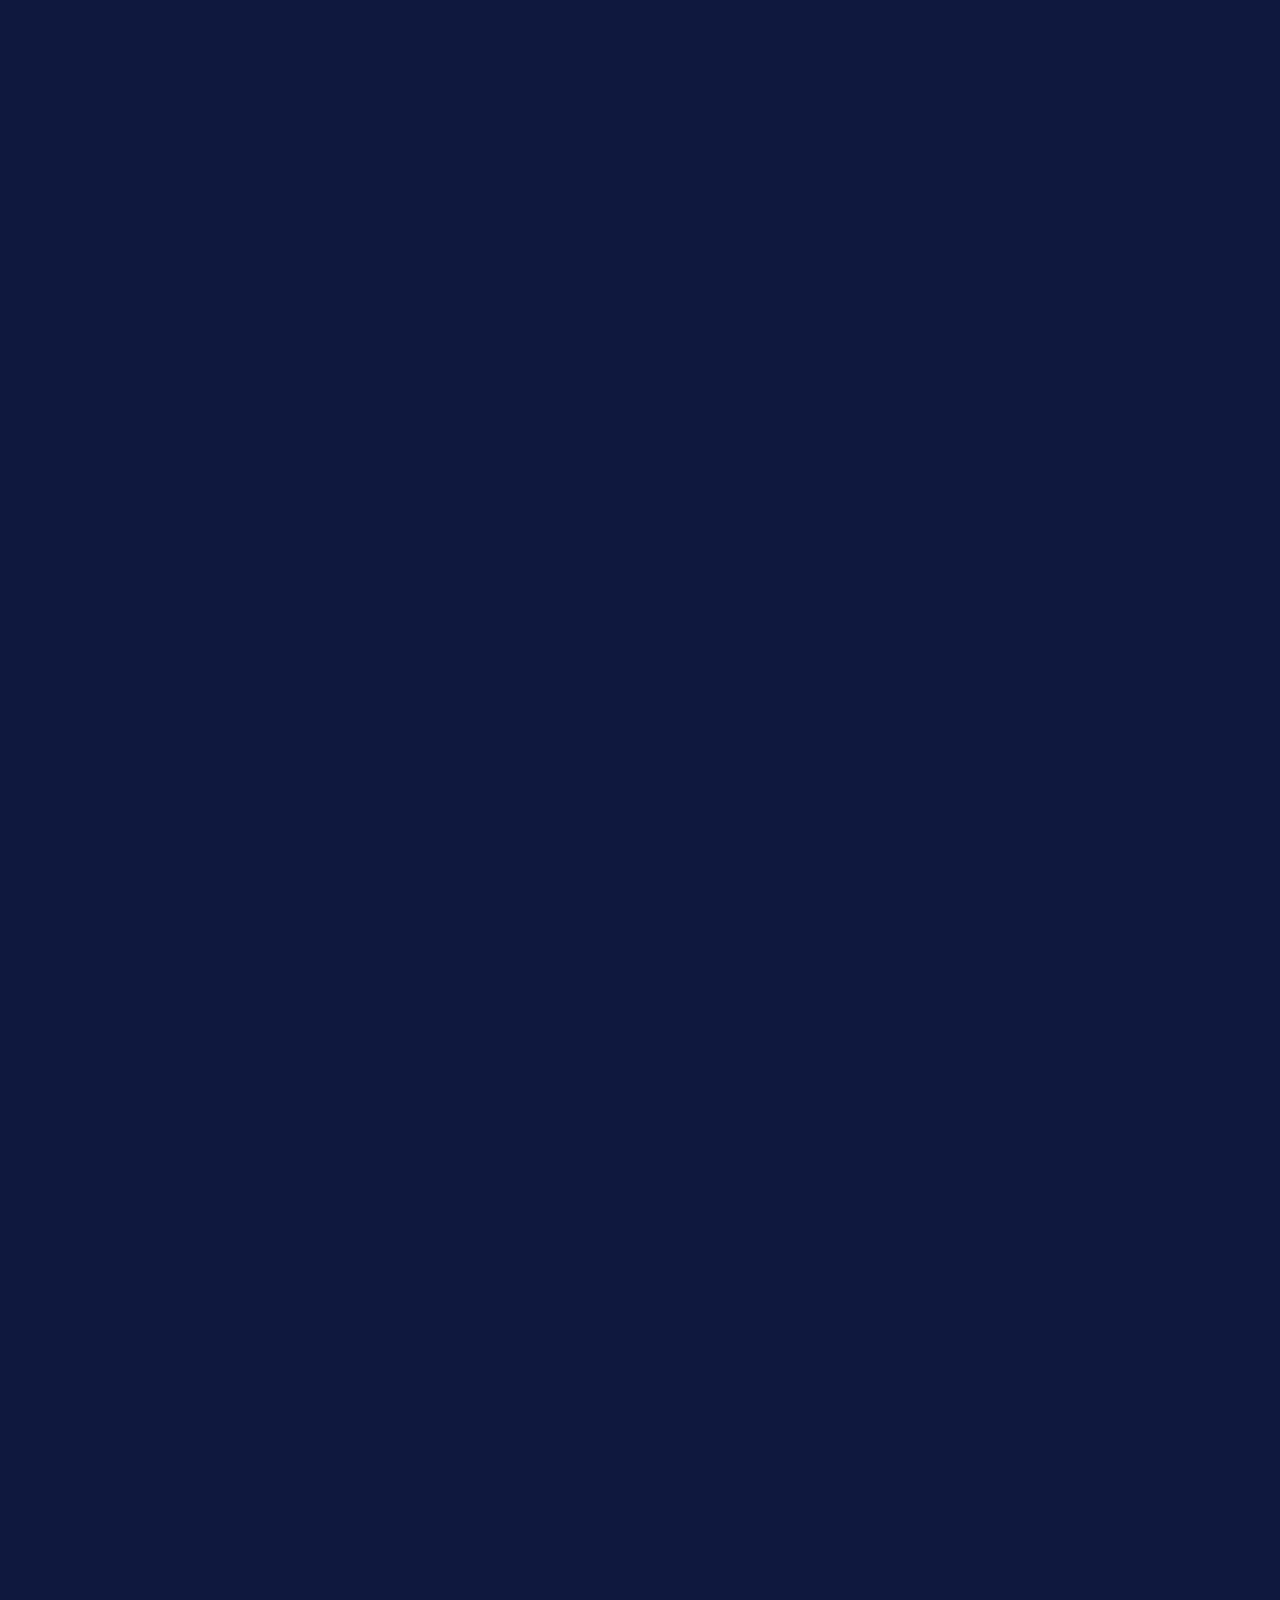
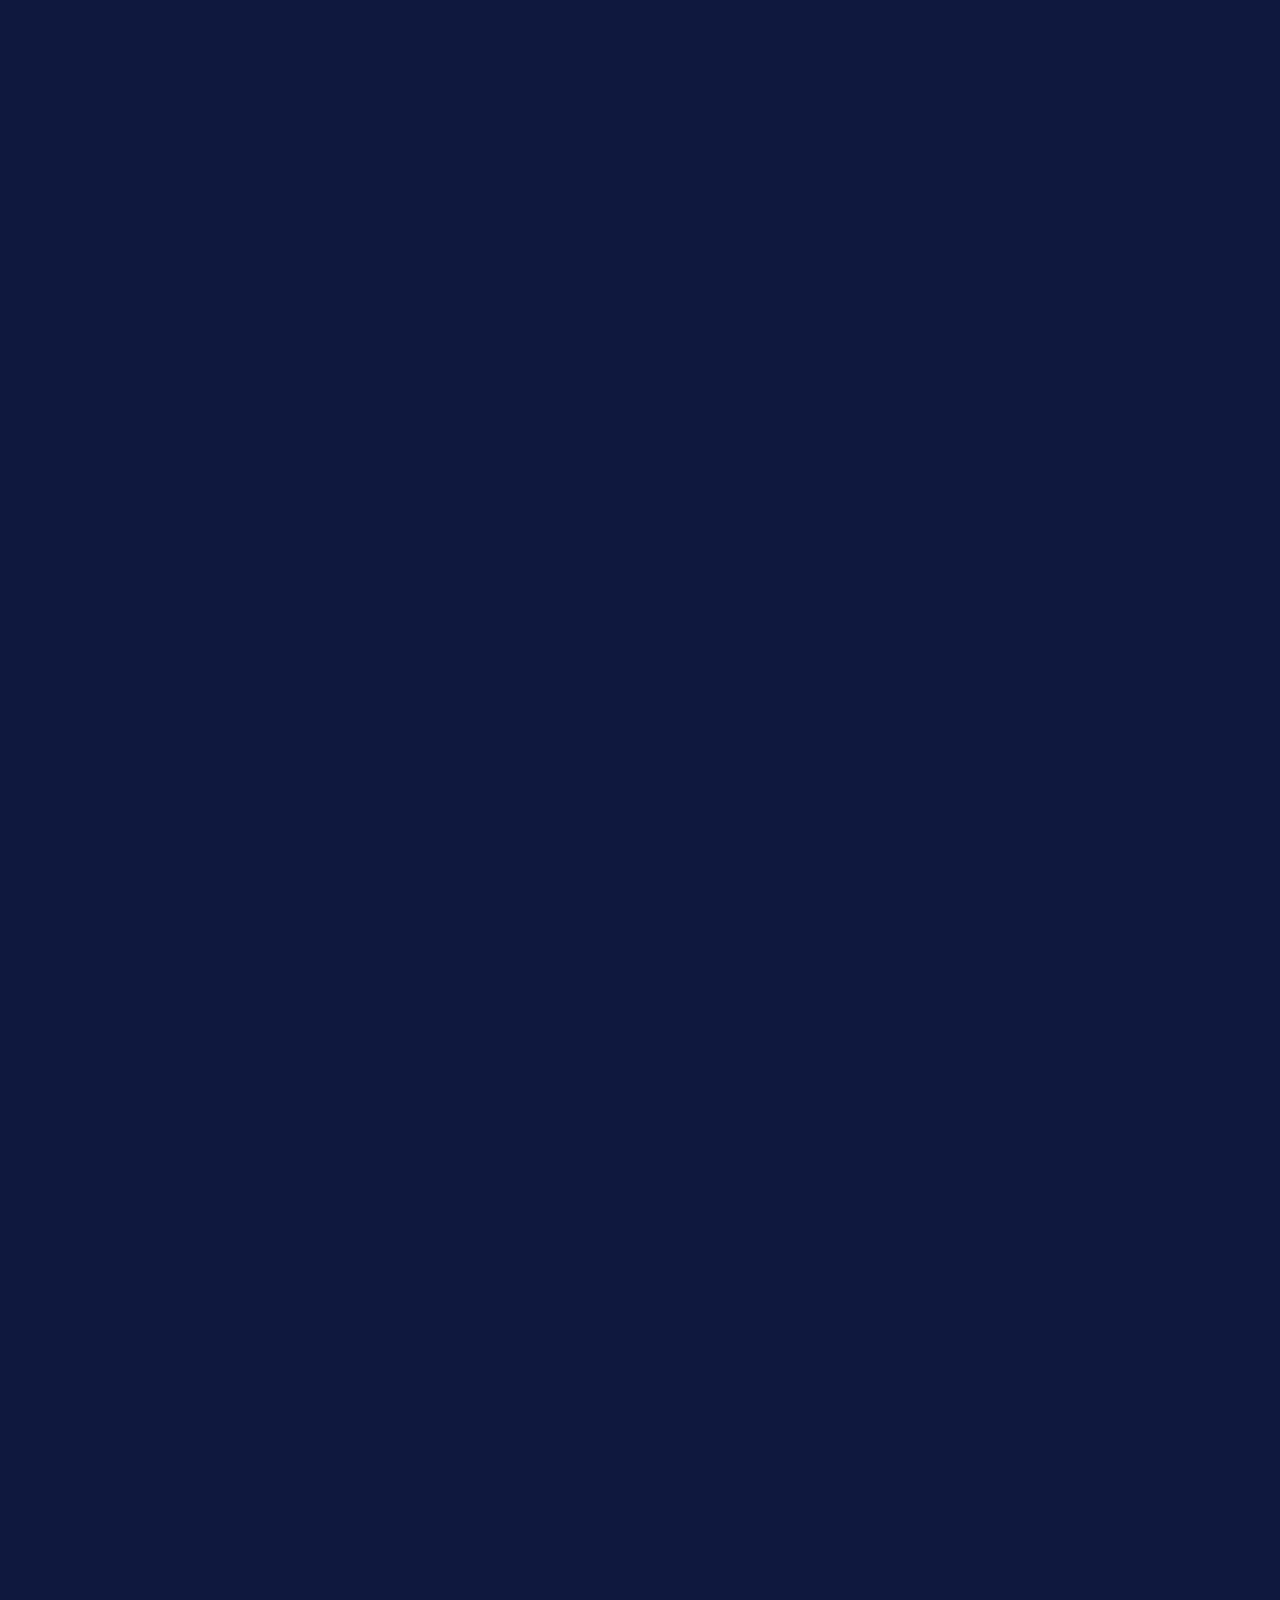
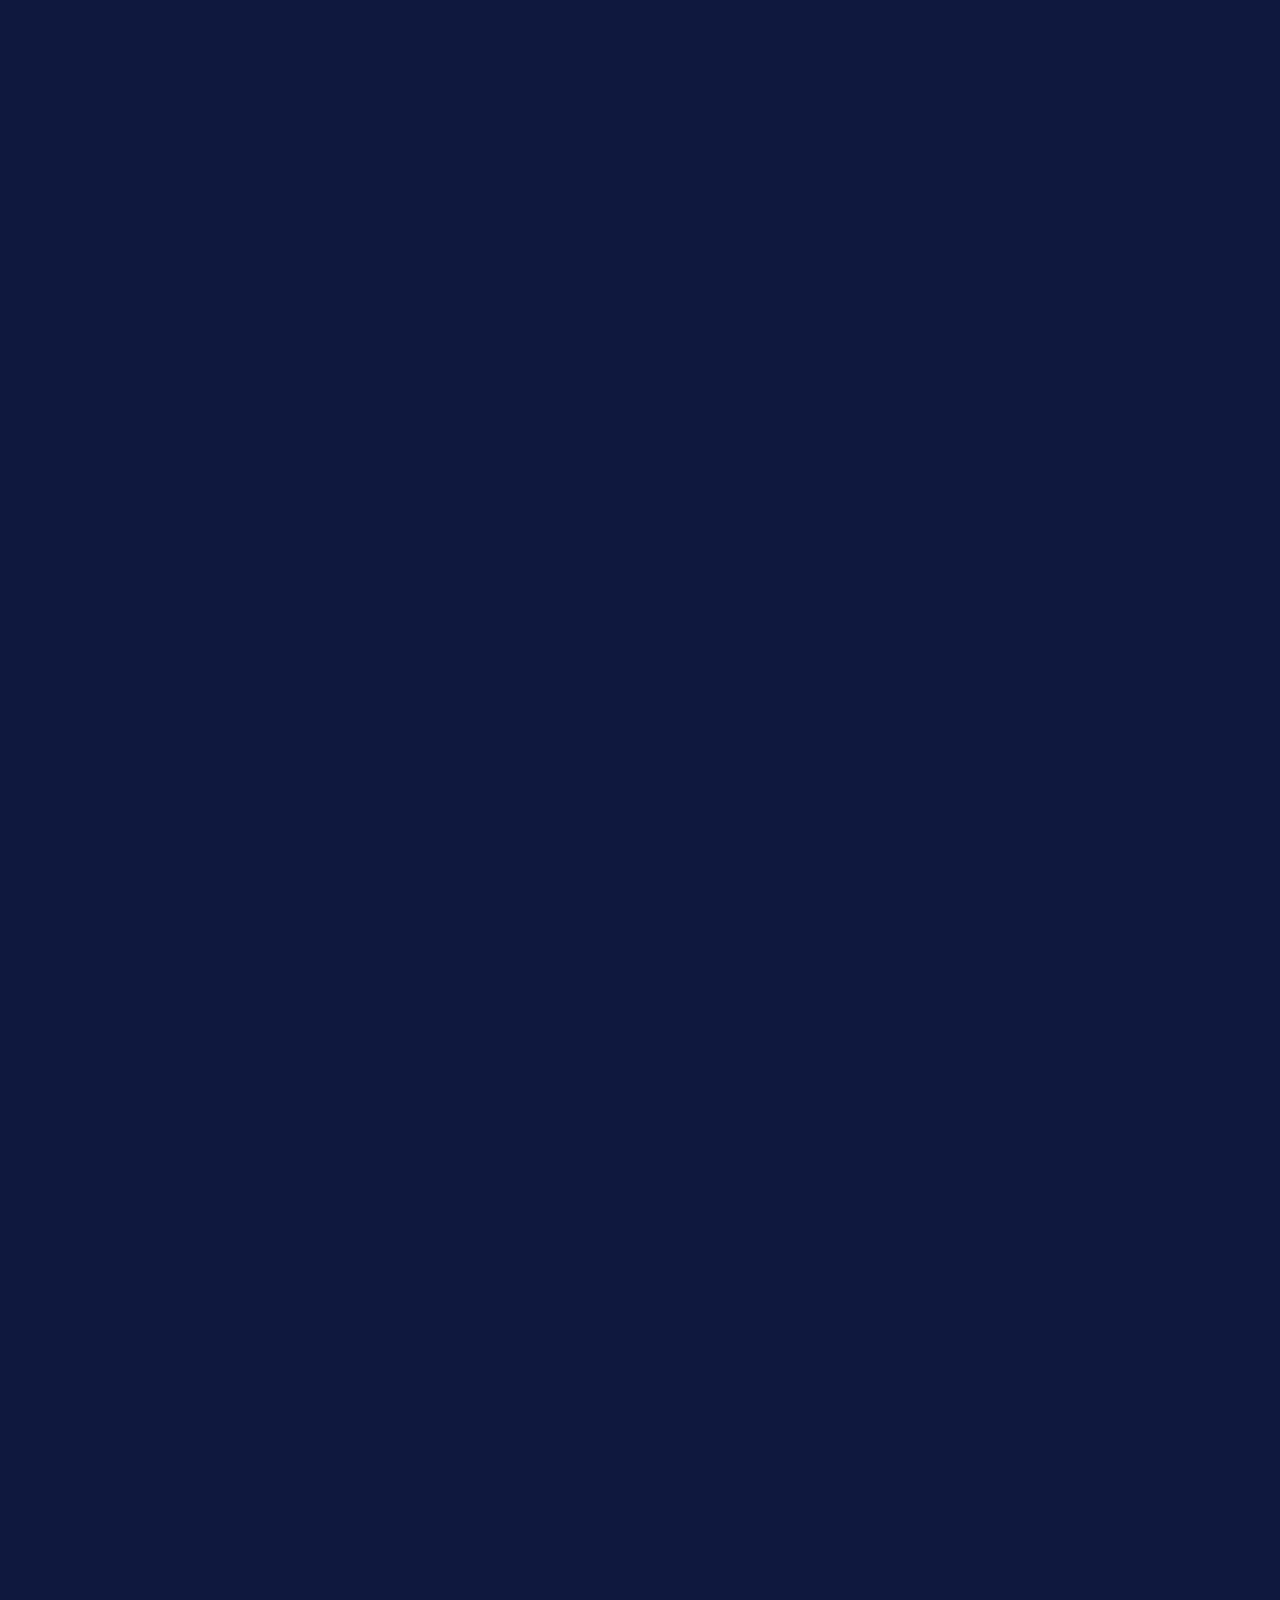
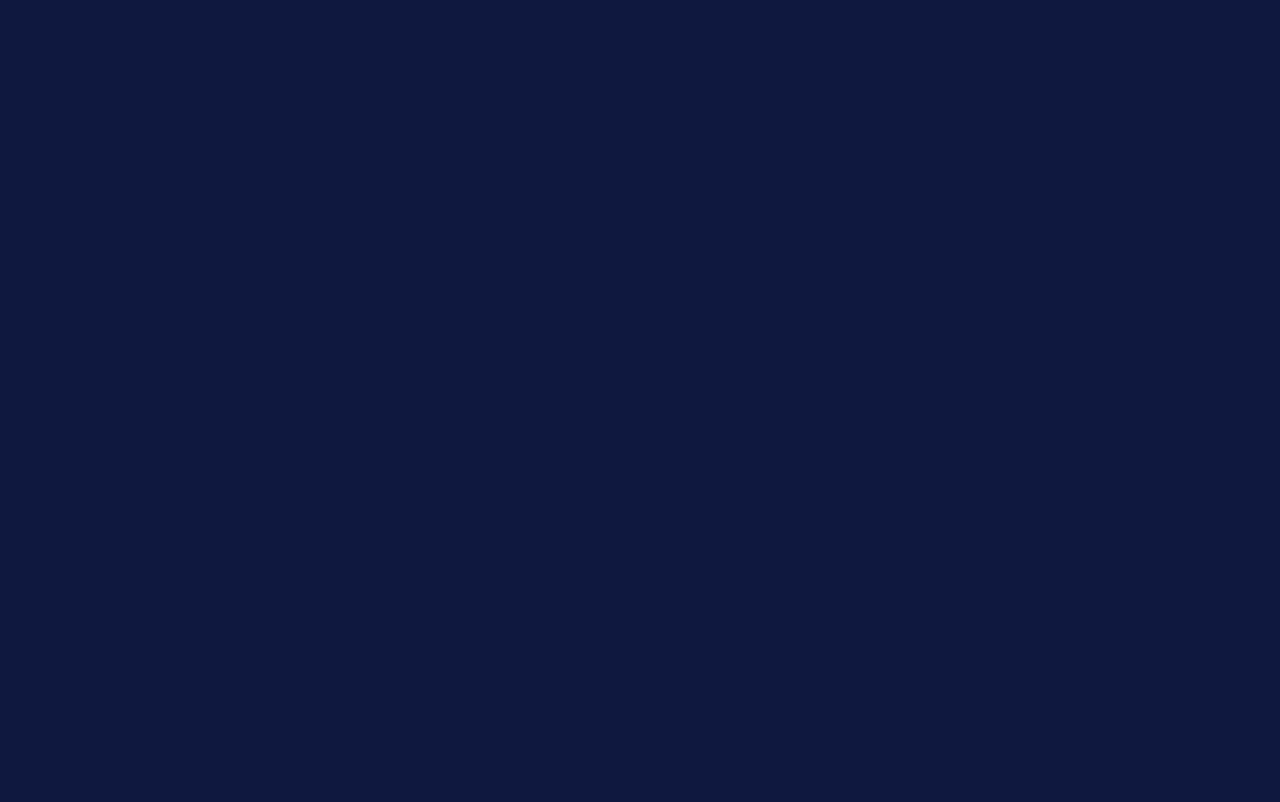
<file: portfolio-details.html>
<!doctype html>
<html class="no-js" lang="zxx">

<head>
   <meta charset="utf-8">
   <meta http-equiv="x-ua-compatible" content="ie=edge">
   <title>Diego - Personal Creative Portfolio & Resume HTML Template</title>
   <meta name="description" content="">
   <meta name="viewport" content="width=device-width, initial-scale=1">

   <!-- Place favicon.ico in the root directory -->
   <link rel="shortcut icon" type="image/x-icon" href="assets/img/logo/favicon.png">

   <!-- CSS here -->
   <link rel="stylesheet" href="assets/css/bootstrap.css">
   <link rel="stylesheet" href="assets/css/animate.css">
   <link rel="stylesheet" href="assets/css/custom-animation.css">
   <link rel="stylesheet" href="assets/css/swiper-bundle.css">
   <link rel="stylesheet" href="assets/css/slick.css">
   <link rel="stylesheet" href="assets/css/nice-select.css">
   <link rel="stylesheet" href="assets/css/magnific-popup.css">
   <link rel="stylesheet" href="assets/css/hover-reveal.css">
   <link rel="stylesheet" href="assets/css/font-awesome-pro.css">
   <link rel="stylesheet" href="assets/css/spacing.css">
   <link rel="stylesheet" href="assets/css/main.css">
</head>

<body id="body" class="tp-magic-cursor black-bg-3">
   <!--[if lte IE 9]>
      <p class="browserupgrade">You are using an <strong>outdated</strong> browser. Please <a href="https://browsehappy.com/">upgrade your browser</a> to improve your experience and security.</p>
      <![endif]-->

   <!-- pre loader area start -->
   <div id="loading">
      <div id="loading-center">
         <div id="loading-center-absolute">
            <!-- loading content here -->
            <div class="preloader__content text-center">
               <div class="preloader__top-text d-flex align-items-center justify-content-between">
                  <p class="preloader__loading text-start">Loading</p>
                  <h2 id="tp-loading-number" class="text-end">0</h2>
               </div>
               <div id="tp-loading-bar" class="preloader__bar">
                  <div id="tp-loading-line" class="preloader__bar-inner"></div>
               </div>
            </div>
         </div>
      </div>  
   </div>
   <!-- pre loader area end -->

   <!-- Begin magic cursor 
   ======================== -->
   <div id="magic-cursor">
      <div id="ball"></div>
   </div>
   <!-- End magic cursor -->

   <!-- back to top start -->
   <div class="back-to-top-wrapper">
      <button id="back_to_top" type="button" class="back-to-top-btn">
         <svg width="12" height="7" viewBox="0 0 12 7" fill="none" xmlns="http://www.w3.org/2000/svg">
            <path d="M11 6L6 1L1 6" stroke="currentColor" stroke-width="1.5" stroke-linecap="round"
               stroke-linejoin="round" />
         </svg>
      </button>
   </div>
   <!-- back to top end -->

   <!-- offcanvas area end -->
   <div class="tp-offcanvas-area">
      <div class="tp-offcanvas-bg is-left"></div>
      <div class="tp-offcanvas-bg is-right d-none d-md-block">
         <div class="tp-offcanvas-shape">
            <img class="tp-offcanvas-shape-1" src="assets/img/offcanvas/bg-shape-2.png" alt="">
         </div>
      </div>
      <div class="tp-offcanvas-wrapper-2">
         <div class="tp-offcanvas-left">
            <div class="tp-offcanvas-left-wrap d-flex justify-content-between align-items-center">
               <div class="tpoffcanvas__logo">
                  <img class="logo-white" src="assets/img/logo/logo.png" alt="">
                  <img class="logo-black" src="assets/img/logo/logo-black.png" alt="">
               </div>
               <div class="tp-offcanvas-close d-md-none text-end">
                  <button class="tp-offcanvas-close-btn tp-offcanvas-close-btn">
                     <span class="text">
                        <span>close</span>
                     </span>
   
                     <span class="d-inline-block">
                        <span>
                           <svg width="38" height="38" viewBox="0 0 38 38" fill="none"
                              xmlns="http://www.w3.org/2000/svg">
                              <path d="M9.80859 9.80762L28.1934 28.1924" stroke="currentColor" stroke-width="1.5"
                                 stroke-linecap="round" stroke-linejoin="round" />
                              <path d="M9.80859 28.1924L28.1934 9.80761" stroke="currentColor" stroke-width="1.5"
                                 stroke-linecap="round" stroke-linejoin="round" />
                           </svg>
                        </span>
                     </span>
                     
                  </button>
               </div>
            </div>
            <div class="tp-main-menu-mobile menu-hover-active counter-row">
               <nav></nav>
            </div>
         </div>
         <div class="tp-offcanvas-right d-none d-md-block">
            <div class="tp-offcanvas-close text-end">
               <button class="tp-offcanvas-close-btn tp-offcanvas-close-btn">
                  <span class="text">
                     <span>close</span>
                  </span>

                  <span class="d-inline-block">
                     <span>
                        <svg width="38" height="38" viewBox="0 0 38 38" fill="none"
                           xmlns="http://www.w3.org/2000/svg">
                           <path d="M9.80859 9.80762L28.1934 28.1924" stroke="currentColor" stroke-width="1.5"
                              stroke-linecap="round" stroke-linejoin="round" />
                           <path d="M9.80859 28.1924L28.1934 9.80761" stroke="currentColor" stroke-width="1.5"
                              stroke-linecap="round" stroke-linejoin="round" />
                        </svg>
                     </span>
                  </span>
                  
               </button>
            </div>
            <div class="tp-offcanvas-right-inner d-flex flex-column justify-content-between h-100">
               
               <div class="tpoffcanvas__right-info">
                  <div class="tpoffcanvas__tel">
                     <a href="tel:61404093954">+61404093 954</a>
                  </div>
                  <div class="tpoffcanvas__mail">
                     <a href="mailto:hellocontact@diego.com">
                        hello contact@diego.com</a>
                  </div>
                  <div class="tpoffcanvas__text">
                     <p>If in doubt. reach out.</p>
                  </div>
               </div>
               
               <div class="tpoffcanvas__social-link">
                  <ul>
                     <li><a href="#">Dribbble</a></li>
                     <li><a href="#">Instagram</a></li>
                     <li><a href="#">Linkedin</a></li>
                     <li><a href="#">Behance</a></li>
                  </ul>
               </div>
            </div>
         </div>
      </div>
   </div>
   <!-- offcanvas area start -->

   <header>
      <!-- header area start -->
      <div class="tp-header-4__area tp-header-4__white-color tp-header-transparent tp-header-4__mob-ptb tp-header-4__plr header cursor-style">
         <div class="container-fluid">
            <div class="row align-items-center">
               <div class="col-xl-2 col-lg-6 col-md-6 col-6">
                  <div class="tp-header-3__logo">
                     <a class="logo-white" href="index.html"><img src="assets/img/logo/logo.png" alt=""></a>
                     <a class="logo-black" href="index.html"><img src="assets/img/logo/logo.png" alt=""></a>
                  </div>
               </div>
               <div class="col-xl-7 d-none d-xl-block">
                  <div class="tp-header-4__menu text-center">
                     <nav>
                        <ul>
                           <li class="has-dropdown p-static">
                              <a href="index.html">Home</a>
                              <div class="tp-submenu submenu has-homemenu">
                                 <div class="row gx-6 row-cols-1 row-cols-md-2 row-cols-lg-4">
                                    <div class="col homemenu">
                                       <div class="homemenu-thumb mb-15">
                                          <a href="index.html"><img src="assets/img/menu/home-1.jpg" alt=""></a>
                                       </div>
                                       <div class="homemenu-content text-center">
                                          <h4 class="homemenu-title">
                                             <a href="index.html">Freelancer</a>
                                          </h4>
                                       </div>
                                    </div>
                                    <div class="col homemenu">
                                       <div class="homemenu-thumb mb-15">
                                          <a href="index-5.html"><img src="assets/img/menu/home-5.jpg" alt=""></a>
                                       </div>
                                       <div class="homemenu-content text-center">
                                          <h4 class="homemenu-title">
                                             <a href="index-5.html">Fashion Designer</a>
                                          </h4>
                                       </div>
                                    </div>
                                    <div class="col homemenu">
                                       <div class="homemenu-thumb mb-15">
                                          <a href="index-4.html"><img src="assets/img/menu/home-4.jpg" alt=""></a>
                                       </div>
                                       <div class="homemenu-content text-center">
                                          <h4 class="homemenu-title">
                                             <a href="index-4.html">Photographer</a>
                                          </h4>
                                       </div>
                                    </div>
                                    <div class="col homemenu">
                                       <div class="homemenu-thumb mb-15">
                                          <a href="index-2.html"><img src="assets/img/menu/home-2.jpg" alt=""></a>
                                       </div>
                                       <div class="homemenu-content text-center">
                                          <h4 class="homemenu-title">
                                             <a href="index-2.html">Interface Designer</a>
                                          </h4>
                                       </div>
                                    </div>
                                    <div class="col homemenu">
                                       <div class="homemenu-thumb mb-15">
                                          <a href="index-3.html"><img src="assets/img/menu/home-3.jpg" alt=""></a>
                                       </div>
                                       <div class="homemenu-content text-center">
                                          <h4 class="homemenu-title">
                                             <a href="index-3.html">Web Developer</a>
                                          </h4>
                                       </div>
                                    </div>
                                    <div class="col homemenu">
                                       <div class="homemenu-thumb mb-15">
                                          <a href="home-6-slider.html"><img src="assets/img/menu/home-8.jpg" alt=""></a>
                                       </div>
                                       <div class="homemenu-content text-center">
                                          <h4 class="homemenu-title">
                                             <a href="home-6-slider.html">Slider Classic</a>
                                          </h4>
                                       </div>
                                    </div>
                                    <div class="col homemenu">
                                       <div class="homemenu-thumb mb-15">
                                          <a href="home-7-slider.html"><img src="assets/img/menu/home-7.jpg" alt=""></a>
                                       </div>
                                       <div class="homemenu-content text-center">
                                          <h4 class="homemenu-title">
                                             <a href="home-7-slider.html">Slider Elegant</a>
                                          </h4>
                                       </div>
                                    </div>
                                    <div class="col homemenu">
                                       <div class="homemenu-thumb mb-15">
                                          <a href="home-8-slider.html"><img src="assets/img/menu/home-6.jpg" alt=""></a>
                                       </div>
                                       <div class="homemenu-content text-center">
                                          <h4 class="homemenu-title">
                                             <a href="home-8-slider.html">Slider Metro</a>
                                          </h4>
                                       </div>
                                    </div>
                                 </div>
                              </div>
                           </li>
                           <li><a href="about-me.html">About Me</a></li>
                           <li class="has-dropdown"><a href="service.html">Services</a>
                              <ul class="tp-submenu submenu">
                                 <li><a href="service.html">Service</a></li>
                                 <li><a href="service-details.html">Service Details</a></li>
                              </ul>
                           </li>
                           <li class="has-dropdown">
                              <a href="portfolio.html">Portfolio</a>
                              <ul class="tp-submenu submenu">
                                 <li><a href="portfolio.html">Porfolio</a></li>
                                 <li><a href="portfolio-details.html">Portfolio Details</a></li>
                                 <li><a href="portfolio-details-2.html">Portfolio Details 02</a></li>
                                 <li><a href="portfolio-details-3.html">Portfolio Details 03</a></li>
                              </ul>
                           </li>
                           <li class="has-dropdown">
                              <a href="blog.html">Blog</a>
                              <ul class="tp-submenu submenu">
                                 <li><a href="blog.html">Blog List</a></li>
                                 <li><a href="blog-sidebar.html">Blog Sidebar</a></li>
                                 <li><a href="blog-details.html">Blog Details</a></li>
                                 <li><a href="blog-details-2.html">Blog Details 02</a></li>
                              </ul>
                           </li>
                           <li><a href="contact.html">Contact</a></li>
                        </ul>
                     </nav>
                     <div class="offcanvas-menu-style d-none">
                        <nav class="tp-main-menu-content">
                           <ul>
                              <li class="has-dropdown">
                                 <a href="index.html">Home</a>
                                 <ul class="tp-submenu submenu">
                                    <li><a href="index.html">Freelancer</a></li>
                                    <li><a href="index-5.html">Fashion Designer</a></li>
                                    <li><a href="index-4.html">Photographer</a></li>
                                    <li><a href="index-2.html">Interface Designer</a></li>
                                    <li><a href="index-3.html">Web Developer</a></li>
                                    <li><a href="home-8-slider.html">Slider Metro</a></li>
                                    <li><a href="home-7-slider.html">Slider Elegant</a></li>
                                    <li><a href="home-6-slider.html">Slider Classic</a></li>
                                 </ul>
                              </li>
                              <li><a href="about-me.html">About Me</a></li>
                              <li class="has-dropdown"><a href="service.html">Services</a>
                                 <ul class="tp-submenu submenu">
                                    <li><a href="service.html">Service</a></li>
                                    <li><a href="service-details.html">Service Details</a></li>
                                 </ul>
                              </li>
                              <li class="has-dropdown">
                                 <a href="portfolio.html">Portfolio</a>
                                 <ul class="tp-submenu submenu">
                                    <li><a href="portfolio.html">Porfolio</a></li>
                                    <li><a href="portfolio-details.html">Portfolio Details</a></li>
                                    <li><a href="portfolio-details-2.html">Portfolio Details 02</a></li>
                                    <li><a href="portfolio-details-3.html">Portfolio Details 03</a></li>
                                 </ul>
                              </li>
                              <li class="has-dropdown">
                                 <a href="blog.html">Blog</a>
                                 <ul class="tp-submenu submenu">
                                    <li><a href="blog.html">Blog List</a></li>
                                    <li><a href="blog-sidebar.html">Blog Sidebar</a></li>
                                    <li><a href="blog-details.html">Blog Details</a></li>
                                    <li><a href="blog-details-2.html">Blog Details 02</a></li>
                                 </ul>
                              </li>
                              <li><a href="contact.html">Contact</a></li>
                           </ul>
                        </nav>
                     </div>
                  </div>
               </div>
               <div class="col-xl-3 col-lg-6 col-md-6 col-6">
                  <div class="tp-header-3__right-action d-flex align-items-center justify-content-end">
                     <div class="tp-theme-toggle-single">
                        <label class="tp-theme-toggle-main themepure-theme-toggle">
                           <span class="dark">
                              <svg width="14" height="14" viewBox="0 0 14 14" fill="none"
                                 xmlns="http://www.w3.org/2000/svg">
                                 <path
                                    d="M14 7.63063C13.8774 8.95738 13.3795 10.2218 12.5645 11.2759C11.7495 12.33 10.6512 13.1301 9.39801 13.5828C8.14485 14.0354 6.78869 14.1218 5.48822 13.8319C4.18775 13.5419 2.99676 12.8875 2.05461 11.9454C1.11246 11.0032 0.458115 9.81225 0.168141 8.51178C-0.121832 7.21131 -0.0354396 5.85515 0.41721 4.60199C0.86986 3.34883 1.67005 2.2505 2.72413 1.43552C3.77822 0.620536 5.04262 0.122609 6.36937 0C5.5926 1.05088 5.21881 2.34566 5.31599 3.64884C5.41317 4.95202 5.97487 6.17704 6.89892 7.10109C7.82296 8.02513 9.04798 8.58683 10.3512 8.68401C11.6543 8.78119 12.9491 8.4074 14 7.63063Z"
                                    fill="white" />
                              </svg>
                           </span>
                           <input type="checkbox" class="themepure-theme-toggle-input">
                           <span class="light">
                              <svg width="21" height="20" viewBox="0 0 21 20" fill="none"
                                 xmlns="http://www.w3.org/2000/svg">
                                 <path
                                    d="M10.0581 14.2166C12.3522 14.2166 14.212 12.3569 14.212 10.0628C14.212 7.7687 12.3522 5.90897 10.0581 5.90897C7.76403 5.90897 5.9043 7.7687 5.9043 10.0628C5.9043 12.3569 7.76403 14.2166 10.0581 14.2166Z"
                                    fill="#FFC05A" />
                                 <path d="M10 1V2.63636" stroke="#FFC05A" stroke-width="2" stroke-linecap="round"
                                    stroke-linejoin="round" />
                                 <path d="M10 17.3637V19.0001" stroke="#FFC05A" stroke-width="2" stroke-linecap="round"
                                    stroke-linejoin="round" />
                                 <path d="M3.63477 3.63455L4.79658 4.79637" stroke="#FFC05A" stroke-width="2"
                                    stroke-linecap="round" stroke-linejoin="round" />
                                 <path d="M15.2031 15.2036L16.3649 16.3654" stroke="#FFC05A" stroke-width="2"
                                    stroke-linecap="round" stroke-linejoin="round" />
                                 <path d="M1 10.0001H2.63636" stroke="#FFC05A" stroke-width="2" stroke-linecap="round"
                                    stroke-linejoin="round" />
                                 <path d="M17.3652 10.0001H19.0016" stroke="#FFC05A" stroke-width="2"
                                    stroke-linecap="round" stroke-linejoin="round" />
                                 <path d="M3.63477 16.3654L4.79658 15.2036" stroke="#FFC05A" stroke-width="2"
                                    stroke-linecap="round" stroke-linejoin="round" />
                                 <path d="M15.2031 4.79637L16.3649 3.63455" stroke="#FFC05A" stroke-width="2"
                                    stroke-linecap="round" stroke-linejoin="round" />
                              </svg>
                           </span>
                        </label>
                     </div>
                     <div class="tp-header-3__btn d-none d-md-block">
                        <a class="tp-btn-white" href="contact.html">
                           Let’s Talk
                           <span>
                              <svg width="12" height="12" viewBox="0 0 12 12" fill="none"
                                 xmlns="http://www.w3.org/2000/svg">
                                 <path
                                    d="M4.9297 10.3651C5.12061 10.2162 5.29376 10.043 5.64006 9.69671L9.95722 5.37954C10.0616 5.27517 10.0138 5.0954 9.87438 5.04702C9.36479 4.87022 8.70189 4.53829 8.0818 3.9182C7.46171 3.29811 7.12978 2.63521 6.95299 2.12562C6.9046 1.98617 6.72483 1.9384 6.62046 2.04278L2.30329 6.35994L2.30328 6.35995C1.95699 6.70624 1.78385 6.87939 1.63494 7.0703C1.45928 7.29551 1.30868 7.53919 1.18581 7.79701C1.08164 8.01558 1.00421 8.24789 0.849336 8.71249L0.649225 9.31283L0.331026 10.2674L0.0326691 11.1625C-0.0435433 11.3911 0.0159628 11.6432 0.186379 11.8136C0.356795 11.984 0.608868 12.0435 0.837505 11.9673L1.73258 11.669L2.68717 11.3508L3.28751 11.1507C3.75211 10.9958 3.98442 10.9184 4.20299 10.8142C4.46082 10.6913 4.70449 10.5407 4.9297 10.3651Z"
                                    fill="currentcolor" />
                                 <path
                                    d="M11.3089 4.02783C12.2304 3.10641 12.2304 1.61249 11.3089 0.691067C10.3875 -0.230356 8.89359 -0.230356 7.97217 0.691067L7.83337 0.82986C7.69944 0.963792 7.63876 1.15087 7.67222 1.3373C7.69327 1.45458 7.73229 1.62603 7.80327 1.83063C7.94522 2.23979 8.21329 2.77689 8.7182 3.2818C9.22311 3.78671 9.76021 4.05478 10.1694 4.19673C10.374 4.26772 10.5454 4.30673 10.6627 4.32778C10.8491 4.36124 11.0362 4.30056 11.1701 4.16663L11.3089 4.02783Z"
                                    fill="currentcolor" />
                              </svg>
                           </span>
                        </a>
                     </div>
                     <div class="tp-header-3__bar">
                        <button class=" tp-menu-bar tp-offcanvas-open-btn">
                           <svg width="32" height="10" viewBox="0 0 32 10" fill="none" xmlns="http://www.w3.org/2000/svg">
                              <path d="M31 1H1" stroke="currentcolor" stroke-width="2" stroke-linecap="round" />
                              <path d="M31 9H1" stroke="currentcolor" stroke-width="2" stroke-linecap="round" />
                           </svg>
                        </button>
                     </div>
                  </div>
               </div>
            </div>
         </div>
      </div>
      <!-- header area end -->
   </header>

   <header>
      <!-- header area start -->
      <div class="tp-header-4__area tp-header-transparent tp-header-4__mob-ptb tp-header-4__plr tp-int-menu tp-header-sticky-cloned cursor-style">
         <div class="container-fluid">
            <div class="row align-items-center">
               <div class="col-xl-2 col-lg-6 col-md-6 col-6">
                  <div class="tp-header-3__logo">
                     <a class="logo-white" href="index.html"><img src="assets/img/logo/logo.png" alt=""></a>
                     <a class="logo-black" href="index.html"><img src="assets/img/logo/logo-black.png" alt=""></a>
                  </div>
               </div>
               <div class="col-xl-7 d-none d-xl-block">
                  <div class="tp-header-4__menu text-center">
                     <nav>
                        <ul>
                           <li class="has-dropdown p-static">
                              <a href="index.html">Home</a>
                              <div class="tp-submenu submenu has-homemenu">
                                 <div class="row gx-6 row-cols-1 row-cols-md-2 row-cols-lg-4">
                                    <div class="col homemenu">
                                       <div class="homemenu-thumb mb-15">
                                          <a href="index.html"><img src="assets/img/menu/home-1.jpg" alt=""></a>
                                       </div>
                                       <div class="homemenu-content text-center">
                                          <h4 class="homemenu-title">
                                             <a href="index.html">Freelancer</a>
                                          </h4>
                                       </div>
                                    </div>
                                    <div class="col homemenu">
                                       <div class="homemenu-thumb mb-15">
                                          <a href="index-5.html"><img src="assets/img/menu/home-5.jpg" alt=""></a>
                                       </div>
                                       <div class="homemenu-content text-center">
                                          <h4 class="homemenu-title">
                                             <a href="index-5.html">Fashion Designer</a>
                                          </h4>
                                       </div>
                                    </div>
                                    <div class="col homemenu">
                                       <div class="homemenu-thumb mb-15">
                                          <a href="index-4.html"><img src="assets/img/menu/home-4.jpg" alt=""></a>
                                       </div>
                                       <div class="homemenu-content text-center">
                                          <h4 class="homemenu-title">
                                             <a href="index-4.html">Photographer</a>
                                          </h4>
                                       </div>
                                    </div>
                                    <div class="col homemenu">
                                       <div class="homemenu-thumb mb-15">
                                          <a href="index-2.html"><img src="assets/img/menu/home-2.jpg" alt=""></a>
                                       </div>
                                       <div class="homemenu-content text-center">
                                          <h4 class="homemenu-title">
                                             <a href="index-2.html">Interface Designer</a>
                                          </h4>
                                       </div>
                                    </div>
                                    <div class="col homemenu">
                                       <div class="homemenu-thumb mb-15">
                                          <a href="index-3.html"><img src="assets/img/menu/home-3.jpg" alt=""></a>
                                       </div>
                                       <div class="homemenu-content text-center">
                                          <h4 class="homemenu-title">
                                             <a href="index-3.html">Web Developer</a>
                                          </h4>
                                       </div>
                                    </div>
                                    <div class="col homemenu">
                                       <div class="homemenu-thumb mb-15">
                                          <a href="home-6-slider.html"><img src="assets/img/menu/home-8.jpg" alt=""></a>
                                       </div>
                                       <div class="homemenu-content text-center">
                                          <h4 class="homemenu-title">
                                             <a href="home-6-slider.html">Slider Classic</a>
                                          </h4>
                                       </div>
                                    </div>
                                    <div class="col homemenu">
                                       <div class="homemenu-thumb mb-15">
                                          <a href="home-7-slider.html"><img src="assets/img/menu/home-7.jpg" alt=""></a>
                                       </div>
                                       <div class="homemenu-content text-center">
                                          <h4 class="homemenu-title">
                                             <a href="home-7-slider.html">Slider Elegant</a>
                                          </h4>
                                       </div>
                                    </div>
                                    <div class="col homemenu">
                                       <div class="homemenu-thumb mb-15">
                                          <a href="home-8-slider.html"><img src="assets/img/menu/home-6.jpg" alt=""></a>
                                       </div>
                                       <div class="homemenu-content text-center">
                                          <h4 class="homemenu-title">
                                             <a href="home-8-slider.html">Slider Metro</a>
                                          </h4>
                                       </div>
                                    </div>
                                 </div>
                              </div>
                           </li>
                           <li><a href="about-me.html">About Me</a></li>
                           <li class="has-dropdown"><a href="service.html">Services</a>
                              <ul class="tp-submenu submenu">
                                 <li><a href="service.html">Service</a></li>
                                 <li><a href="service-details.html">Service Details</a></li>
                              </ul>
                           </li>
                           <li class="has-dropdown">
                              <a href="portfolio.html">Portfolio</a>
                              <ul class="tp-submenu submenu">
                                 <li><a href="portfolio.html">Porfolio</a></li>
                                 <li><a href="portfolio-details.html">Portfolio Details</a></li>
                                 <li><a href="portfolio-details-2.html">Portfolio Details 02</a></li>
                                 <li><a href="portfolio-details-3.html">Portfolio Details 03</a></li>
                              </ul>
                           </li>
                           <li class="has-dropdown">
                              <a href="blog.html">Blog</a>
                              <ul class="tp-submenu submenu">
                                 <li><a href="blog.html">Blog List</a></li>
                                 <li><a href="blog-sidebar.html">Blog Sidebar</a></li>
                                 <li><a href="blog-details.html">Blog Details</a></li>
                                 <li><a href="blog-details-2.html">Blog Details 02</a></li>
                              </ul>
                           </li>
                           <li><a href="contact.html">Contact</a></li>
                        </ul>
                     </nav>
                     <div class="offcanvas-menu-style d-none">
                        <nav class="tp-main-menu-content">
                           <ul>
                              <li class="has-dropdown">
                                 <a href="index.html">Home</a>
                                 <ul class="tp-submenu submenu">
                                    <li><a href="index.html">Freelancer</a></li>
                                    <li><a href="index-5.html">Fashion Designer</a></li>
                                    <li><a href="index-4.html">Photographer</a></li>
                                    <li><a href="index-2.html">Interface Designer</a></li>
                                    <li><a href="index-3.html">Web Developer</a></li>
                                    <li><a href="home-8-slider.html">Slider Metro</a></li>
                                    <li><a href="home-7-slider.html">Slider Elegant</a></li>
                                    <li><a href="home-6-slider.html">Slider Classic</a></li>
                                 </ul>
                              </li>
                              <li><a href="about-me.html">About Me</a></li>
                              <li class="has-dropdown"><a href="service.html">Services</a>
                                 <ul class="tp-submenu submenu">
                                    <li><a href="service.html">Service</a></li>
                                    <li><a href="service-details.html">Service Details</a></li>
                                 </ul>
                              </li>
                              <li class="has-dropdown">
                                 <a href="portfolio.html">Portfolio</a>
                                 <ul class="tp-submenu submenu">
                                    <li><a href="portfolio.html">Porfolio</a></li>
                                    <li><a href="portfolio-details.html">Portfolio Details</a></li>
                                    <li><a href="portfolio-details-2.html">Portfolio Details 02</a></li>
                                    <li><a href="portfolio-details-3.html">Portfolio Details 03</a></li>
                                 </ul>
                              </li>
                              <li class="has-dropdown">
                                 <a href="blog.html">Blog</a>
                                 <ul class="tp-submenu submenu">
                                    <li><a href="blog.html">Blog List</a></li>
                                    <li><a href="blog-sidebar.html">Blog Sidebar</a></li>
                                    <li><a href="blog-details.html">Blog Details</a></li>
                                    <li><a href="blog-details-2.html">Blog Details 02</a></li>
                                 </ul>
                              </li>
                              <li><a href="contact.html">Contact</a></li>
                           </ul>
                        </nav>
                     </div>
                  </div>
               </div>
               <div class="col-xl-3 col-lg-6 col-md-6 col-6">
                  <div class="tp-header-3__right-action d-flex align-items-center justify-content-end">
                     <div class="tp-theme-toggle-single">
                        <label class="tp-theme-toggle-main themepure-theme-toggle">
                           <span class="dark">
                              <svg width="14" height="14" viewBox="0 0 14 14" fill="none"
                                 xmlns="http://www.w3.org/2000/svg">
                                 <path
                                    d="M14 7.63063C13.8774 8.95738 13.3795 10.2218 12.5645 11.2759C11.7495 12.33 10.6512 13.1301 9.39801 13.5828C8.14485 14.0354 6.78869 14.1218 5.48822 13.8319C4.18775 13.5419 2.99676 12.8875 2.05461 11.9454C1.11246 11.0032 0.458115 9.81225 0.168141 8.51178C-0.121832 7.21131 -0.0354396 5.85515 0.41721 4.60199C0.86986 3.34883 1.67005 2.2505 2.72413 1.43552C3.77822 0.620536 5.04262 0.122609 6.36937 0C5.5926 1.05088 5.21881 2.34566 5.31599 3.64884C5.41317 4.95202 5.97487 6.17704 6.89892 7.10109C7.82296 8.02513 9.04798 8.58683 10.3512 8.68401C11.6543 8.78119 12.9491 8.4074 14 7.63063Z"
                                    fill="white" />
                              </svg>
                           </span>
                           <input type="checkbox" class="themepure-theme-toggle-input">
                           <span class="light">
                              <svg width="21" height="20" viewBox="0 0 21 20" fill="none"
                                 xmlns="http://www.w3.org/2000/svg">
                                 <path
                                    d="M10.0581 14.2166C12.3522 14.2166 14.212 12.3569 14.212 10.0628C14.212 7.7687 12.3522 5.90897 10.0581 5.90897C7.76403 5.90897 5.9043 7.7687 5.9043 10.0628C5.9043 12.3569 7.76403 14.2166 10.0581 14.2166Z"
                                    fill="#FFC05A" />
                                 <path d="M10 1V2.63636" stroke="#FFC05A" stroke-width="2" stroke-linecap="round"
                                    stroke-linejoin="round" />
                                 <path d="M10 17.3637V19.0001" stroke="#FFC05A" stroke-width="2" stroke-linecap="round"
                                    stroke-linejoin="round" />
                                 <path d="M3.63477 3.63455L4.79658 4.79637" stroke="#FFC05A" stroke-width="2"
                                    stroke-linecap="round" stroke-linejoin="round" />
                                 <path d="M15.2031 15.2036L16.3649 16.3654" stroke="#FFC05A" stroke-width="2"
                                    stroke-linecap="round" stroke-linejoin="round" />
                                 <path d="M1 10.0001H2.63636" stroke="#FFC05A" stroke-width="2" stroke-linecap="round"
                                    stroke-linejoin="round" />
                                 <path d="M17.3652 10.0001H19.0016" stroke="#FFC05A" stroke-width="2"
                                    stroke-linecap="round" stroke-linejoin="round" />
                                 <path d="M3.63477 16.3654L4.79658 15.2036" stroke="#FFC05A" stroke-width="2"
                                    stroke-linecap="round" stroke-linejoin="round" />
                                 <path d="M15.2031 4.79637L16.3649 3.63455" stroke="#FFC05A" stroke-width="2"
                                    stroke-linecap="round" stroke-linejoin="round" />
                              </svg>
                           </span>
                        </label>
                     </div>
                     <div class="tp-header-3__btn d-none d-md-block">
                        <a class="tp-btn-white" href="contact.html">
                           Let’s Talk
                           <span>
                              <svg width="12" height="12" viewBox="0 0 12 12" fill="none"
                                 xmlns="http://www.w3.org/2000/svg">
                                 <path
                                    d="M4.9297 10.3651C5.12061 10.2162 5.29376 10.043 5.64006 9.69671L9.95722 5.37954C10.0616 5.27517 10.0138 5.0954 9.87438 5.04702C9.36479 4.87022 8.70189 4.53829 8.0818 3.9182C7.46171 3.29811 7.12978 2.63521 6.95299 2.12562C6.9046 1.98617 6.72483 1.9384 6.62046 2.04278L2.30329 6.35994L2.30328 6.35995C1.95699 6.70624 1.78385 6.87939 1.63494 7.0703C1.45928 7.29551 1.30868 7.53919 1.18581 7.79701C1.08164 8.01558 1.00421 8.24789 0.849336 8.71249L0.649225 9.31283L0.331026 10.2674L0.0326691 11.1625C-0.0435433 11.3911 0.0159628 11.6432 0.186379 11.8136C0.356795 11.984 0.608868 12.0435 0.837505 11.9673L1.73258 11.669L2.68717 11.3508L3.28751 11.1507C3.75211 10.9958 3.98442 10.9184 4.20299 10.8142C4.46082 10.6913 4.70449 10.5407 4.9297 10.3651Z"
                                    fill="currentcolor" />
                                 <path
                                    d="M11.3089 4.02783C12.2304 3.10641 12.2304 1.61249 11.3089 0.691067C10.3875 -0.230356 8.89359 -0.230356 7.97217 0.691067L7.83337 0.82986C7.69944 0.963792 7.63876 1.15087 7.67222 1.3373C7.69327 1.45458 7.73229 1.62603 7.80327 1.83063C7.94522 2.23979 8.21329 2.77689 8.7182 3.2818C9.22311 3.78671 9.76021 4.05478 10.1694 4.19673C10.374 4.26772 10.5454 4.30673 10.6627 4.32778C10.8491 4.36124 11.0362 4.30056 11.1701 4.16663L11.3089 4.02783Z"
                                    fill="currentcolor" />
                              </svg>
                           </span>
                        </a>
                     </div>
                     <div class="tp-header-3__bar">
                        <button class=" tp-menu-bar tp-offcanvas-open-btn">
                           <svg width="32" height="10" viewBox="0 0 32 10" fill="none" xmlns="http://www.w3.org/2000/svg">
                              <path d="M31 1H1" stroke="currentcolor" stroke-width="2" stroke-linecap="round" />
                              <path d="M31 9H1" stroke="currentcolor" stroke-width="2" stroke-linecap="round" />
                           </svg>
                        </button>
                     </div>
                  </div>
               </div>
            </div>
         </div>
      </div>
      <!-- header area start -->
   </header>

   
   <div id="smooth-wrapper">
      <div id="smooth-content">

      <main>

         <!-- porfolio details area start -->
         <div class="porfolio-details__area porfolio-details__color-customize p-relative smooth cursor-style">
            <a href="#porfolio-details">
               <div class="tp-hero-3__scrool-down z-index-5">
                  <span class="text">Scroll</span>
                  <span>
                     <svg width="14" height="93" viewBox="0 0 14 93" fill="none" xmlns="http://www.w3.org/2000/svg">
                        <path d="M14 85.8995C10.1308 85.8995 6.9999 88.9319 6.9999 92.6793" stroke="white" stroke-width="2" stroke-miterlimit="10"/>
                        <path d="M7 92.6793C7 88.9319 3.86911 85.8995 -0.000102413 85.8995" stroke="white" stroke-width="2" stroke-miterlimit="10"/>
                        <path d="M7 0L7 90" stroke="white" stroke-width="2" stroke-miterlimit="10"/>
                     </svg>
                  </span>
               </div>
            </a>
            <div class="porfolio-details__hero-img">
               <img data-speed="1.1" src="assets/img/portfolio/portfolio-details-img.jpg" alt="">
            </div>
         </div>

         <div id="porfolio-details" class="porfolio-details__info-wrap black-bg-3 pt-120 pb-100">
            <div class="container">
               <div class="row">
                  <div class="col-xl-5 col-lg-4">
                     <div class="porfolio-details__left-info">
                        <div class="porfolio-details__left-content">
                           <h4 class="porfolio-details__left-info-title">Clients</h4>
                           <span>The Organic Crave</span>
                        </div>
                        <div class="porfolio-details__left-content">
                           <h4 class="porfolio-details__left-info-title">Role in project</h4>
                           <span>UX/UI Design - branding</span>
                        </div>
                        <div class="porfolio-details__left-content">
                           <h4 class="porfolio-details__left-info-title mb-20">Services</h4>
                           <span>Branding</span>
                           <span>Graphic Design</span>
                           <span>Packaging</span>
                        </div>
                        <div class="porfolio-details__left-content">
                           <h4 class="porfolio-details__left-info-title">Year</h4>
                           <span>2024</span>
                        </div>
                     </div>
                  </div>
                  <div class="col-xl-7 col-lg-8">
                     <div class="porfolio-details__right-info">
                        <div class="porfolio-details__right-title-box">
                           <span class="tp-section-subtitle-4 mb-20">ABOUT THE PROJECT</span>
                           <h4 class="tp-section-title-4 mb-35">Delivering Better Business News With an Improved User Experience.</h4>
                           <p>Booster is a B2B platform focused on increasing the revenues and overall efficiency of enterprises, whether big or small. The company offers trade analytics, consultations, and other commerce-related services to help businesses convert their visitors into leads.</p>
                        </div>
                        <div class="porfolio-details__right-btn">
                           <a class="tp-btn-border-md" href="#">
                              View Website
                              <span>
                                 <svg width="11" height="11" viewBox="0 0 11 11" fill="none" xmlns="http://www.w3.org/2000/svg">
                                    <path d="M1 10L10 1" stroke="currentColor" stroke-width="1.5" stroke-linecap="round" stroke-linejoin="round"/>
                                    <path d="M1 1H10V10" stroke="currentColor" stroke-width="1.5" stroke-linecap="round" stroke-linejoin="round"/>
                                 </svg>
                              </span>
                           </a>
                        </div>
                     </div>
                  </div>
               </div>
            </div>
         </div>
         <!-- porfolio details area end -->

         <div class="porfolio-details__overview-wrapper black-bg-3">
            <div class="container">
               <div class="row">
                  <div class="col-xl-12">
                     <div class="porfolio-details__overview-thumb mb-100">
                        <img data-speed="0.6" src="assets/img/portfolio/port-details-2.jpg" alt="">
                     </div>
                  </div>
                  <div class="porfolio-details__overview-box mt-120 pb-135">
                     <div class="row">
                        <div class="col-xl-5 col-lg-4">
                           <div class="porfolio-details__overview-left">
                              <h4 class="porfolio-details__overview-title mb-40">Overview</h4>
                           </div>
                        </div>
                        <div class="col-xl-7 col-lg-8">
                           <div class="porfolio-details__overview-right">
                           <p>The technology that drives some of the best Platforms
                              Out there is nothing without great planning </p>
                              <div class="porfolio-details__overview-list">
                                 <ul>
                                    <li>Placeat laborum quam.</li>
                                    <li>Corporis explicabo voluptas exercitationem</li>
                                    <li> In inventore consequatur autem.</li>
                                 </ul>
                              </div>
                           </div>
                        </div>
                     </div>
                  </div>
                  <div class="porfolio-details__result-box pb-70">
                     <div class="row">
                        <div class="col-xl-5 col-lg-4">
                           <div class="porfolio-details__result-left">
                              <h4 class="porfolio-details__overview-title mb-40">Results</h4>
                           </div>
                        </div>
                        <div class="col-xl-7 col-lg-8">
                           <div class="porfolio-details__result-right">
                              <div class="porfolio-details__result">
                                 <span class="child-1"><em data-purecounter-duration=".7" data-purecounter-end="120" class="purecounter">120</em>%</span>
                                 <span class="child-2">Months Project Duration</span>
                              </div>
                              <div class="porfolio-details__result">
                                 <span class="child-1"><em data-purecounter-duration=".7" data-purecounter-end="45" class="purecounter">45</em>%</span>
                                 <span class="child-2">Average daily signups</span>
                              </div>
                              <div class="porfolio-details__result">
                                 <span class="child-1"> <em data-purecounter-duration=".7" data-purecounter-end="300" class="purecounter">300</em>%</span>
                                 <span class="child-2">Average daily signups</span>
                              </div>
                           </div>
                        </div>
                     </div>
                  </div>
                  <div class="porfolio-details__thumb-box tp-project-3__area">
                     <div class="row">
                        <div class="col-xl-12">
                           <div class="tp-portfolio-item-wrapper-3">
                              <div class="tp-portfolio-item-3 portfolio-panel pb-80 tp-hover-reveal-text">
                                 <a href="#">
                                    <img src="assets/img/portfolio/portfolio-details-img.jpg" alt="">
                                    <span></span>
                                 </a>
                              </div>
                              <div class="tp-portfolio-item-3 portfolio-panel pb-80 tp-hover-reveal-text">
                                 <a href="#">
                                    <img src="assets/img/portfolio/portfolio-details-img-2.jpg" alt="">
                                    <span></span>
                                 </a>
                              </div>
                              <div class="tp-portfolio-item-3 portfolio-panel pb-80 tp-hover-reveal-text">
                                 <a href="#">
                                    <img src="assets/img/portfolio/portfolio-details-img-3.jpg" alt="">
                                    <span></span>
                                 </a>
                              </div>
                           </div>
                        </div>
                     </div>
                  </div>
                  <div class="porfolio-details__navigation-wrap pb-125">
                     <div class="row align-items-center">
                        <div class="col-xl-4 col-lg-4 col-md-4 col-12">
                           <div class="porfolio-details__navigation-content text-center text-md-start">
                              <a href="#">
                                 <i class="fa-regular fa-arrow-left"></i>
                                 <span>Preview</span>
                              </a>
                              <h4>
                                 Crisis Cleanup
                              </h4>
                           </div>
                        </div>
                        <div class="col-xl-4 col-lg-4 col-md-4 col-12">
                           <div class="porfolio-details__navigation-bar text-center">
                              <a href="#">
                                 <span>
                                    <svg width="22" height="22" viewBox="0 0 22 22" fill="none" xmlns="http://www.w3.org/2000/svg">
                                       <path class="path-1" opacity="0.5" d="M1 5.21053C1 3.22567 1 2.23323 1.61662 1.61662C2.23323 1 3.22567 1 5.21053 1C7.19539 1 8.18782 1 8.80444 1.61662C9.42105 2.23323 9.42105 3.22567 9.42105 5.21053C9.42105 7.19539 9.42105 8.18782 8.80444 8.80444C8.18782 9.42105 7.19539 9.42105 5.21053 9.42105C3.22567 9.42105 2.23323 9.42105 1.61662 8.80444C1 8.18782 1 7.19539 1 5.21053Z" stroke="currentcolor" stroke-width="1.5"/>
                                       <path class="path-1" opacity="0.5" d="M12.5781 16.7896C12.5781 14.8048 12.5781 13.8123 13.1947 13.1957C13.8114 12.5791 14.8038 12.5791 16.7887 12.5791C18.7735 12.5791 19.7659 12.5791 20.3826 13.1957C20.9992 13.8123 20.9992 14.8048 20.9992 16.7896C20.9992 18.7745 20.9992 19.7669 20.3826 20.3835C19.7659 21.0002 18.7735 21.0002 16.7887 21.0002C14.8038 21.0002 13.8114 21.0002 13.1947 20.3835C12.5781 19.7669 12.5781 18.7745 12.5781 16.7896Z" stroke="currentcolor" stroke-width="1.5"/>
                                       <path class="path-2" d="M1 16.7896C1 14.8048 1 13.8123 1.61662 13.1957C2.23323 12.5791 3.22567 12.5791 5.21053 12.5791C7.19539 12.5791 8.18782 12.5791 8.80444 13.1957C9.42105 13.8123 9.42105 14.8048 9.42105 16.7896C9.42105 18.7745 9.42105 19.7669 8.80444 20.3835C8.18782 21.0002 7.19539 21.0002 5.21053 21.0002C3.22567 21.0002 2.23323 21.0002 1.61662 20.3835C1 19.7669 1 18.7745 1 16.7896Z" stroke="currentcolor" stroke-width="1.5"/>
                                       <path class="path-2" d="M12.5781 5.21053C12.5781 3.22567 12.5781 2.23323 13.1947 1.61662C13.8114 1 14.8038 1 16.7887 1C18.7735 1 19.7659 1 20.3826 1.61662C20.9992 2.23323 20.9992 3.22567 20.9992 5.21053C20.9992 7.19539 20.9992 8.18782 20.3826 8.80444C19.7659 9.42105 18.7735 9.42105 16.7887 9.42105C14.8038 9.42105 13.8114 9.42105 13.1947 8.80444C12.5781 8.18782 12.5781 7.19539 12.5781 5.21053Z" stroke="currentcolor" stroke-width="1.5"/>
                                    </svg>
                                 </span>
                              </a>
                           </div>
                        </div>
                        <div class="col-xl-4 col-lg-4 col-md-4 col-12">
                           <div class="porfolio-details__navigation-content next text-center text-md-end">
                              <a href="#"><span>Next</span><i class="fa-regular fa-arrow-right"></i></a>
                              <h4>
                                 Tough Built
                              </h4>
                           </div>
                        </div>
                     </div>
                  </div>
               </div>
            </div>
         </div>

      </main>

      
      <footer>
         <div class="tp-footer-bg tp-footer__customize  black-bg-3 p-relative fix z-index-1" data-background="assets/img/footer/overly-bg-2.png">
            <div class="tp-footer-circle-1">
               <span></span>
            </div>
            <div class="tp-footer-circle-2">
               <span></span>
            </div>
            <div class="tp-footer-circle-3" data-speed=".7">
               <span></span>
            </div>
            <!-- footer area start -->
            <div class="tp-footer-area tp-footer-inner__customize pt-120 pb-80">
               <div class="container">
                  <div class="row">
                     <div class="col-xl-12">
                        <div class="tp-footer-content text-center">
                           <h3 class="tp-footer-title tp_title_anim">Let's talk about <br> the next big thing</h3>
                        </div>
                     </div>
                  </div>
                  <div class="tp-footer-btn-box">
                     <div class="row">
                        <div class="col-xl-6 col-lg-6 col-md-6">
                           <div class="tp-footer-btn text-center">
                              <a class="tp-btn-white-xl w-100" href="contact.html">
                                 <div>
                                    <span>Discuss Project</span>
                                 </div>
                              </a>
                           </div>
                        </div>
                        <div class="col-xl-6 col-lg-6 col-md-6">
                           <div class="tp-footer-btn text-center">
                              <a class="tp-btn-grey-xl w-100" href="mailto:writeamessage">
                                 <div>
                                    <span>Write a Message</span>
                                 </div>
                              </a>
                           </div>
                        </div>
                     </div>
                  </div>
                  <div class="row gx-50">
                     <div class="col-xl-4 col-lg-4 col-md-6 mb-30">
                        <a href="#">
                           <div class="tp-footer-social-item d-flex align-items-center justify-content-between">
                              <div class="tp-footer-social-text z-index-1">
                                 <span class="child-1">Behance</span>
                                 <span class="child-2">@diego_des</span>
                              </div>
                              <div class="tp-footer-social-icon z-index-1">
                                 <span>
                                    <svg width="19" height="12" viewBox="0 0 19 12" fill="none" xmlns="http://www.w3.org/2000/svg">
                                       <path d="M1 6H6.83333C8.25 6 9.33333 7.08333 9.33333 8.5C9.33333 9.91667 8.25 11 6.83333 11H1.83333C1.33333 11 1 10.6667 1 10.1667V1.83333C1 1.33333 1.33333 1 1.83333 1H6C7.41667 1 8.5 2.08333 8.5 3.5C8.5 4.91667 7.41667 6 6 6H1Z" stroke="currentcolor" stroke-width="1.5" stroke-miterlimit="10"/>
                                       <path d="M10.9997 7.66634H17.6664C17.6664 5.83301 16.1664 4.33301 14.333 4.33301C12.4997 4.33301 10.9997 5.83301 10.9997 7.66634ZM10.9997 7.66634C10.9997 9.49967 12.4997 10.9997 14.333 10.9997H15.7497" stroke="currentcolor" stroke-width="1.5" stroke-miterlimit="10" stroke-linecap="round" stroke-linejoin="round"/>
                                       <path d="M15.5831 2.25H13.0831" stroke="currentcolor" stroke-width="1.5" stroke-miterlimit="10" stroke-linecap="round" stroke-linejoin="round"/>
                                    </svg>
                                 </span>
                              </div>
                           </div>
                        </a>
                     </div>
                     <div class="col-xl-4 col-lg-4 col-md-6 mb-30">
                        <a href="#">
                           <div class="tp-footer-social-item d-flex align-items-center justify-content-between">
                              <div class="tp-footer-social-text z-index-1">
                                 <span class="child-1">Dribbble</span>
                                 <span class="child-2">@diego_des</span>
                              </div>
                              <div class="tp-footer-social-icon z-index-1">
                                 <span>
                                    <svg width="18" height="18" viewBox="0 0 18 18" fill="none" xmlns="http://www.w3.org/2000/svg">
                                       <path d="M2.07295 12.9993C4.28172 16.825 9.17363 18.1358 12.9993 15.927C14.5588 15.0267 15.7003 13.6806 16.356 12.1425C17.3088 9.90737 17.2355 7.26695 15.927 5.00067C14.6186 2.73439 12.3686 1.35064 9.95647 1.05826C8.29667 0.857067 6.56009 1.17262 5.00067 2.07295C1.17497 4.28172 -0.135817 9.17363 2.07295 12.9993Z" stroke="currentcolor" stroke-width="1.5"/>
                                       <path d="M12.9595 15.8578C12.9595 15.8578 12.2084 10.5858 10.6004 7.80063C8.99241 5.01548 5.04119 2.14298 5.04119 2.14298M5.46266 16.0532C6.64777 12.478 12.5618 8.51493 16.8898 9.46439M12.5309 1.96875C11.3408 5.505 5.54035 9.41017 1.23254 8.56176" stroke="currentcolor" stroke-width="1.5" stroke-linecap="round"/>
                                    </svg>  
                                 </span>
                              </div>
                           </div>
                        </a>
                     </div>
                     <div class="col-xl-4 col-lg-4 col-md-6 mb-30">
                        <a href="#">
                           <div class="tp-footer-social-item d-flex align-items-center justify-content-between">
                              <div class="tp-footer-social-text z-index-1">
                                 <span class="child-1">Instagram</span>
                                 <span class="child-2">@diego_des</span>
                              </div>
                              <div class="tp-footer-social-icon z-index-1">
                                 <span>
                                    <svg width="16" height="16" viewBox="0 0 16 16" fill="none" xmlns="http://www.w3.org/2000/svg">
                                       <path d="M11.5 1H4.5C2.567 1 1 2.567 1 4.5V11.5C1 13.433 2.567 15 4.5 15H11.5C13.433 15 15 13.433 15 11.5V4.5C15 2.567 13.433 1 11.5 1Z" stroke="currentcolor" stroke-width="1.5" stroke-linecap="round" stroke-linejoin="round"/>
                                       <path d="M10.8002 7.55921C10.8866 8.14178 10.7871 8.73676 10.5158 9.25952C10.2446 9.78228 9.81539 10.2062 9.28932 10.471C8.76326 10.7358 8.1671 10.8279 7.58564 10.7344C7.00417 10.6408 6.46702 10.3663 6.05057 9.94982C5.63413 9.53338 5.3596 8.99622 5.26603 8.41476C5.17247 7.8333 5.26463 7.23714 5.52941 6.71107C5.7942 6.18501 6.21812 5.75583 6.74087 5.48458C7.26363 5.21333 7.85861 5.11382 8.44119 5.20021C9.03543 5.28833 9.58558 5.56524 10.0104 5.99003C10.4352 6.41482 10.7121 6.96496 10.8002 7.55921Z" stroke="currentcolor" stroke-width="1.5" stroke-linecap="round" stroke-linejoin="round"/>
                                       <path d="M11.8499 4.15137H11.8599" stroke="currentcolor" stroke-width="1.5" stroke-linecap="round" stroke-linejoin="round"/>
                                    </svg>
                                 </span>
                              </div>
                           </div>
                        </a>
                     </div>
                  </div>
               </div>
            </div>
            <!-- footer area end -->

            <!-- copyright area start -->
            <div class="tp-copyright-area pb-20">
               <div class="container">
                  <div class="row">
                     <div class="col-xl-6 col-md-6">
                        <div class="tp-copyright-content-left text-center text-md-start">
                           <p>©2024 Diego, All Rights Reserved • <span>Credits</span></p>                          
                        </div>
                     </div> 
                     <div class="col-xl-6 col-md-6">
                        <div class="tp-copyright-content-right text-center text-md-end">
                           <span>2024 Portfolio</span>                       
                        </div>
                     </div> 
                  </div>
               </div>
            </div>
            <!-- copyright area end -->
         </div>
      </footer>

      </div>
   </div>

   
   <!-- JS here -->
   <script src="assets/js/vendor/jquery.js"></script>
   <script src="assets/js/bootstrap-bundle.js"></script>
   <script src="assets/js/three.js"></script>
   <script src="assets/js/gsap.js"></script>
   <script src="assets/js/gsap-scroll-smoother.js"></script>
   <script src="assets/js/gsap-scroll-trigger.js"></script>
   <script src="assets/js/gsap-scroll-to-plugin.js"></script>
   <script src="assets/js/gsap-split-text.js"></script>
   <script src="assets/js/webgl.js"></script>

   <script src="assets/js/swiper-bundle.js"></script>
   <script src="assets/js/slick.js"></script>
   <script src="assets/js/wow.js"></script>
   <script src="assets/js/pagepiling.js"></script>
   <script src="assets/js/headroom.min.js"></script>
   <script src="assets/js/magnific-popup.js"></script>
   <script src="assets/js/nice-select.js"></script>
   <script src="assets/js/purecounter.js"></script>
   <script src="assets/js/hammer.js"></script>
   <script src="assets/js/matter.js"></script>
   <script src="assets/js/throwable.js"></script>
   <script src="assets/js/isotope-pkgd.js"></script>
   <script src="assets/js/imagesloaded-pkgd.js"></script>
   <script src="assets/js/ajax-form.js"></script>

   <script src="assets/js/theme-settings.js"></script>
   <script src="assets/js/animated-headline.js"></script>
   <script src="assets/js/main.js"></script>
   <script src="assets/js/tp-cursor.js"></script>

</body>

</html>
</file>
<file: assets/css/spacing.css>
.mt-5 {
  margin-top: 5px !important;
}
.mt-10 {
  margin-top: 10px;
}
.mt-15 {
  margin-top: 15px;
}
.mt-20 {
  margin-top: 20px;
}
.mt-25 {
  margin-top: 25px;
}
.mt-30 {
  margin-top: 30px;
}
.mt-35 {
  margin-top: 35px;
}
.mt-40 {
  margin-top: 40px;
}
.mt-45 {
  margin-top: 45px;
}
.mt-50 {
  margin-top: 50px;
}
.mt-55 {
  margin-top: 55px;
}
.mt-60 {
  margin-top: 60px;
}
.mt-65 {
  margin-top: 65px;
}
.mt-70 {
  margin-top: 70px;
}
.mt-75 {
  margin-top: 75px;
}
.mt-80 {
  margin-top: 80px;
}
.mt-85 {
  margin-top: 85px;
}
.mt-90 {
  margin-top: 90px;
}
.mt-95 {
  margin-top: 95px;
}
.mt-100 {
  margin-top: 100px;
}
.mt-105 {
  margin-top: 105px;
}
.mt-110 {
  margin-top: 110px;
}
.mt-115 {
  margin-top: 115px;
}
.mt-120 {
  margin-top: 120px;
}
.mt-125 {
  margin-top: 125px;
}
.mt-130 {
  margin-top: 130px;
}
.mt-135 {
  margin-top: 135px;
}
.mt-140 {
  margin-top: 140px;
}
.mt-145 {
  margin-top: 145px;
}
.mt-150 {
  margin-top: 150px;
}
.mt-155 {
  margin-top: 155px;
}
.mt-160 {
  margin-top: 160px;
}
.mt-165 {
  margin-top: 165px;
}
.mt-170 {
  margin-top: 170px;
}
.mt-175 {
  margin-top: 175px;
}
.mt-180 {
  margin-top: 180px;
}
.mt-185 {
  margin-top: 185px;
}
.mt-190 {
  margin-top: 190px;
}
.mt-195 {
  margin-top: 195px;
}
.mt-200 {
  margin-top: 200px;
}
.mb-5 {
  margin-bottom: 5px !important;
}
.mb-10 {
  margin-bottom: 10px;
}
.mb-15 {
  margin-bottom: 15px;
}
.mb-20 {
  margin-bottom: 20px;
}
.mb-25 {
  margin-bottom: 25px;
}
.mb-30 {
  margin-bottom: 30px;
}
.mb-35 {
  margin-bottom: 35px;
}
.mb-40 {
  margin-bottom: 40px;
}
.mb-45 {
  margin-bottom: 45px;
}
.mb-50 {
  margin-bottom: 50px;
}
.mb-55 {
  margin-bottom: 55px;
}
.mb-60 {
  margin-bottom: 60px;
}
.mb-65 {
  margin-bottom: 65px;
}
.mb-70 {
  margin-bottom: 70px;
}
.mb-75 {
  margin-bottom: 75px;
}
.mb-80 {
  margin-bottom: 80px;
}
.mb-85 {
  margin-bottom: 85px;
}
.mb-90 {
  margin-bottom: 90px;
}
.mb-95 {
  margin-bottom: 95px;
}
.mb-100 {
  margin-bottom: 100px;
}
.mb-105 {
  margin-bottom: 105px;
}
.mb-110 {
  margin-bottom: 110px;
}
.mb-115 {
  margin-bottom: 115px;
}
.mb-120 {
  margin-bottom: 120px;
}
.mb-125 {
  margin-bottom: 125px;
}
.mb-130 {
  margin-bottom: 130px;
}
.mb-135 {
  margin-bottom: 135px;
}
.mb-140 {
  margin-bottom: 140px;
}
.mb-145 {
  margin-bottom: 145px;
}
.mb-150 {
  margin-bottom: 150px;
}
.mb-155 {
  margin-bottom: 155px;
}
.mb-160 {
  margin-bottom: 160px;
}
.mb-165 {
  margin-bottom: 165px;
}
.mb-170 {
  margin-bottom: 170px;
}
.mb-175 {
  margin-bottom: 175px;
}
.mb-180 {
  margin-bottom: 180px;
}
.mb-185 {
  margin-bottom: 185px;
}
.mb-190 {
  margin-bottom: 190px;
}
.mb-195 {
  margin-bottom: 195px;
}
.mb-200 {
  margin-bottom: 200px;
}
.ml-5 {
  margin-left: 5px;
}
.ml-10 {
  margin-left: 10px;
}
.ml-15 {
  margin-left: 15px;
}
.ml-20 {
  margin-left: 20px;
}
.ml-25 {
  margin-left: 25px;
}
.ml-30 {
  margin-left: 30px;
}
.ml-35 {
  margin-left: 35px;
}
.ml-40 {
  margin-left: 40px;
}
.ml-45 {
  margin-left: 45px;
}
.ml-50 {
  margin-left: 50px;
}
.ml-55 {
  margin-left: 55px;
}
.ml-60 {
  margin-left: 60px;
}
.ml-65 {
  margin-left: 65px;
}
.ml-70 {
  margin-left: 70px;
}
.ml-75 {
  margin-left: 75px;
}
.ml-80 {
  margin-left: 80px;
}
.ml-85 {
  margin-left: 85px;
}
.ml-90 {
  margin-left: 90px;
}
.ml-95 {
  margin-left: 95px;
}
.ml-100 {
  margin-left: 100px;
}
.ml-105 {
  margin-left: 105px;
}
.ml-110 {
  margin-left: 110px;
}
.ml-115 {
  margin-left: 115px;
}
.ml-120 {
  margin-left: 120px;
}
.ml-125 {
  margin-left: 125px;
}
.ml-130 {
  margin-left: 130px;
}
.ml-135 {
  margin-left: 135px;
}
.ml-140 {
  margin-left: 140px;
}
.ml-145 {
  margin-left: 145px;
}
.ml-150 {
  margin-left: 150px;
}
.ml-155 {
  margin-left: 155px;
}
.ml-160 {
  margin-left: 160px;
}
.ml-165 {
  margin-left: 165px;
}
.ml-170 {
  margin-left: 170px;
}
.ml-175 {
  margin-left: 175px;
}
.ml-180 {
  margin-left: 180px;
}
.ml-185 {
  margin-left: 185px;
}
.ml-190 {
  margin-left: 190px;
}
.ml-195 {
  margin-left: 195px;
}
.ml-200 {
  margin-left: 200px;
}
.mr-5 {
  margin-right: 5px;
}
.mr-10 {
  margin-right: 10px;
}
.mr-15 {
  margin-right: 15px;
}
.mr-20 {
  margin-right: 20px;
}
.mr-25 {
  margin-right: 25px;
}
.mr-30 {
  margin-right: 30px;
}
.mr-35 {
  margin-right: 35px;
}
.mr-40 {
  margin-right: 40px;
}
.mr-45 {
  margin-right: 45px;
}
.mr-50 {
  margin-right: 50px;
}
.mr-55 {
  margin-right: 55px;
}
.mr-60 {
  margin-right: 60px;
}
.mr-65 {
  margin-right: 65px;
}
.mr-70 {
  margin-right: 70px;
}
.mr-75 {
  margin-right: 75px;
}
.mr-80 {
  margin-right: 80px;
}
.mr-85 {
  margin-right: 85px;
}
.mr-90 {
  margin-right: 90px;
}
.mr-95 {
  margin-right: 95px;
}
.mr-100 {
  margin-right: 100px;
}
.mr-105 {
  margin-right: 105px;
}
.mr-110 {
  margin-right: 110px;
}
.mr-115 {
  margin-right: 115px;
}
.mr-120 {
  margin-right: 120px;
}
.mr-125 {
  margin-right: 125px;
}
.mr-130 {
  margin-right: 130px;
}
.mr-135 {
  margin-right: 135px;
}
.mr-140 {
  margin-right: 140px;
}
.mr-145 {
  margin-right: 145px;
}
.mr-150 {
  margin-right: 150px;
}
.mr-155 {
  margin-right: 155px;
}
.mr-160 {
  margin-right: 160px;
}
.mr-165 {
  margin-right: 165px;
}
.mr-170 {
  margin-right: 170px;
}
.mr-175 {
  margin-right: 175px;
}
.mr-180 {
  margin-right: 180px;
}
.mr-185 {
  margin-right: 185px;
}
.mr-190 {
  margin-right: 190px;
}
.mr-195 {
  margin-right: 195px;
}
.mr-200 {
  margin-right: 200px;
}
.pt-5 {
  padding-top: 5px !important;
}
.pt-10 {
  padding-top: 10px;
}
.pt-15 {
  padding-top: 15px;
}
.pt-20 {
  padding-top: 20px;
}
.pt-25 {
  padding-top: 25px;
}
.pt-30 {
  padding-top: 30px;
}
.pt-35 {
  padding-top: 35px;
}
.pt-40 {
  padding-top: 40px;
}
.pt-45 {
  padding-top: 45px;
}
.pt-50 {
  padding-top: 50px;
}
.pt-55 {
  padding-top: 55px;
}
.pt-60 {
  padding-top: 60px;
}
.pt-65 {
  padding-top: 65px;
}
.pt-70 {
  padding-top: 70px;
}
.pt-75 {
  padding-top: 75px;
}
.pt-80 {
  padding-top: 80px;
}
.pt-85 {
  padding-top: 85px;
}
.pt-90 {
  padding-top: 90px;
}
.pt-95 {
  padding-top: 95px;
}
.pt-100 {
  padding-top: 100px;
}
.pt-105 {
  padding-top: 105px;
}
.pt-110 {
  padding-top: 110px;
}
.pt-115 {
  padding-top: 115px;
}
.pt-120 {
  padding-top: 120px;
}
.pt-125 {
  padding-top: 125px;
}
.pt-130 {
  padding-top: 130px;
}
.pt-135 {
  padding-top: 135px;
}
.pt-140 {
  padding-top: 140px;
}
.pt-145 {
  padding-top: 145px;
}
.pt-150 {
  padding-top: 150px;
}
.pt-155 {
  padding-top: 155px;
}
.pt-160 {
  padding-top: 160px;
}
.pt-165 {
  padding-top: 165px;
}
.pt-170 {
  padding-top: 170px;
}
.pt-175 {
  padding-top: 175px;
}
.pt-180 {
  padding-top: 180px;
}
.pt-185 {
  padding-top: 185px;
}
.pt-190 {
  padding-top: 190px;
}
.pt-195 {
  padding-top: 195px;
}
.pt-200 {
  padding-top: 200px;
}
.pb-5 {
  padding-bottom: 5px !important;
}
.pb-10 {
  padding-bottom: 10px;
}
.pb-15 {
  padding-bottom: 15px;
}
.pb-20 {
  padding-bottom: 20px;
}
.pb-25 {
  padding-bottom: 25px;
}
.pb-30 {
  padding-bottom: 30px;
}
.pb-35 {
  padding-bottom: 35px;
}
.pb-40 {
  padding-bottom: 40px;
}
.pb-45 {
  padding-bottom: 45px;
}
.pb-50 {
  padding-bottom: 50px;
}
.pb-55 {
  padding-bottom: 55px;
}
.pb-60 {
  padding-bottom: 60px;
}
.pb-65 {
  padding-bottom: 65px;
}
.pb-70 {
  padding-bottom: 70px;
}
.pb-75 {
  padding-bottom: 75px;
}
.pb-80 {
  padding-bottom: 80px;
}
.pb-85 {
  padding-bottom: 85px;
}
.pb-90 {
  padding-bottom: 90px;
}
.pb-95 {
  padding-bottom: 95px;
}
.pb-100 {
  padding-bottom: 100px;
}
.pb-105 {
  padding-bottom: 105px;
}
.pb-110 {
  padding-bottom: 110px;
}
.pb-115 {
  padding-bottom: 115px;
}
.pb-120 {
  padding-bottom: 120px;
}
.pb-125 {
  padding-bottom: 125px;
}
.pb-130 {
  padding-bottom: 130px;
}
.pb-135 {
  padding-bottom: 135px;
}
.pb-140 {
  padding-bottom: 140px;
}
.pb-145 {
  padding-bottom: 145px;
}
.pb-150 {
  padding-bottom: 150px;
}
.pb-155 {
  padding-bottom: 155px;
}
.pb-160 {
  padding-bottom: 160px;
}
.pb-165 {
  padding-bottom: 165px;
}
.pb-170 {
  padding-bottom: 170px;
}
.pb-175 {
  padding-bottom: 175px;
}
.pb-180 {
  padding-bottom: 180px;
}
.pb-185 {
  padding-bottom: 185px;
}
.pb-190 {
  padding-bottom: 190px;
}
.pb-195 {
  padding-bottom: 195px;
}
.pb-200 {
  padding-bottom: 200px;
}
.pl-5 {
  padding-left: 5px;
}
.pl-10 {
  padding-left: 10px;
}
.pl-15 {
  padding-left: 15px;
}
.pl-20 {
  padding-left: 20px;
}
.pl-25 {
  padding-left: 25px;
}
.pl-30 {
  padding-left: 30px;
}
.pl-35 {
  padding-left: 35px;
}
.pl-40 {
  padding-left: 40px;
}
.pl-45 {
  padding-left: 45px;
}
.pl-50 {
  padding-left: 50px;
}
.pl-55 {
  padding-left: 55px;
}
.pl-60 {
  padding-left: 60px;
}
.pl-65 {
  padding-left: 65px;
}
.pl-70 {
  padding-left: 70px;
}
.pl-75 {
  padding-left: 75px;
}
.pl-80 {
  padding-left: 80px;
}
.pl-85 {
  padding-left: 85px;
}
.pl-90 {
  padding-left: 90px;
}
.pl-95 {
  padding-left: 95px;
}
.pl-100 {
  padding-left: 100px;
}
.pl-105 {
  padding-left: 105px;
}
.pl-110 {
  padding-left: 110px;
}
.pl-115 {
  padding-left: 115px;
}
.pl-120 {
  padding-left: 120px;
}
.pl-125 {
  padding-left: 125px;
}
.pl-130 {
  padding-left: 130px;
}
.pl-135 {
  padding-left: 135px;
}
.pl-140 {
  padding-left: 140px;
}
.pl-145 {
  padding-left: 145px;
}
.pl-150 {
  padding-left: 150px;
}
.pl-155 {
  padding-left: 155px;
}
.pl-160 {
  padding-left: 160px;
}
.pl-165 {
  padding-left: 165px;
}
.pl-170 {
  padding-left: 170px;
}
.pl-175 {
  padding-left: 175px;
}
.pl-180 {
  padding-left: 180px;
}
.pl-185 {
  padding-left: 185px;
}
.pl-190 {
  padding-left: 190px;
}
.pl-195 {
  padding-left: 195px;
}
.pl-200 {
  padding-left: 200px;
}
.pr-5 {
  padding-right: 5px;
}
.pr-10 {
  padding-right: 10px;
}
.pr-15 {
  padding-right: 15px;
}
.pr-20 {
  padding-right: 20px;
}
.pr-25 {
  padding-right: 25px;
}
.pr-30 {
  padding-right: 30px;
}
.pr-35 {
  padding-right: 35px;
}
.pr-40 {
  padding-right: 40px;
}
.pr-45 {
  padding-right: 45px;
}
.pr-50 {
  padding-right: 50px;
}
.pr-55 {
  padding-right: 55px;
}
.pr-60 {
  padding-right: 60px;
}
.pr-65 {
  padding-right: 65px;
}
.pr-70 {
  padding-right: 70px;
}
.pr-75 {
  padding-right: 75px;
}
.pr-80 {
  padding-right: 80px;
}
.pr-85 {
  padding-right: 85px;
}
.pr-90 {
  padding-right: 90px;
}
.pr-95 {
  padding-right: 95px;
}
.pr-100 {
  padding-right: 100px;
}
.pr-105 {
  padding-right: 105px;
}
.pr-110 {
  padding-right: 110px;
}
.pr-115 {
  padding-right: 115px;
}
.pr-120 {
  padding-right: 120px;
}
.pr-125 {
  padding-right: 125px;
}
.pr-130 {
  padding-right: 130px;
}
.pr-135 {
  padding-right: 135px;
}
.pr-140 {
  padding-right: 140px;
}
.pr-145 {
  padding-right: 145px;
}
.pr-150 {
  padding-right: 150px;
}
.pr-155 {
  padding-right: 155px;
}
.pr-160 {
  padding-right: 160px;
}
.pr-165 {
  padding-right: 165px;
}
.pr-170 {
  padding-right: 170px;
}
.pr-175 {
  padding-right: 175px;
}
.pr-180 {
  padding-right: 180px;
}
.pr-185 {
  padding-right: 185px;
}
.pr-190 {
  padding-right: 190px;
}
.pr-195 {
  padding-right: 195px;
}
.pr-200 {
  padding-right: 200px;
}
</file>
<file: assets/css/custom-animation.css>
.animated {
  -webkit-animation-duration: 1s;
  animation-duration: 1s;
  -webkit-animation-fill-mode: both;
  animation-fill-mode: both;
}

@-webkit-keyframes jump {
  0% {
    -webkit-transform: translate3d(0, 0, 0);
    transform: translate3d(0, 0, 0);
  }

  40% {
    -webkit-transform: translate3d(0, 50%, 0);
    transform: translate3d(0, 50%, 0);
  }

  100% {
    -webkit-transform: translate3d(0, 0, 0);
    transform: translate3d(0, 0, 0);
  }
}

@keyframes jump {
  0% {
    -webkit-transform: translate3d(0, 0, 0);
    transform: translate3d(0, 0, 0);
  }

  40% {
    -webkit-transform: translate3d(0, 50%, 0);
    transform: translate3d(0, 50%, 0);
  }

  100% {
    -webkit-transform: translate3d(0, 0, 0);
    transform: translate3d(0, 0, 0);
  }
}

@-webkit-keyframes jumpTwo {
  0% {
    -webkit-transform: translate3d(0, 0, 0);
    transform: translate3d(0, 0, 0);
  }

  40% {
    -webkit-transform: translate3d(0, 20px, 0);
    transform: translate3d(0, 20px, 0);
  }

  100% {
    -webkit-transform: translate3d(0, 0, 0);
    transform: translate3d(0, 0, 0);
  }
}

@keyframes jumpTwo {
  0% {
    -webkit-transform: translate3d(0, 0, 0);
    transform: translate3d(0, 0, 0);
  }

  40% {
    -webkit-transform: translate3d(0, 20px, 0);
    transform: translate3d(0, 40px, 0);
  }

  100% {
    -webkit-transform: translate3d(0, 0, 0);
    transform: translate3d(0, 0, 0);
  }
}

@-webkit-keyframes jumpThree {
  0% {
    -webkit-transform: translate3d(0, 0, 0);
    transform: translate3d(0, 0, 0);
  }

  40% {
    -webkit-transform: translate3d(0, -20px, 0);
    transform: translate3d(0, -20px, 0);
  }

  100% {
    -webkit-transform: translate3d(0, 0, 0);
    transform: translate3d(0, 0, 0);
  }
}

@keyframes jumpThree {
  0% {
    -webkit-transform: translate3d(0, 0, 0);
    transform: translate3d(0, 0, 0);
  }

  40% {
    -webkit-transform: translate3d(0, -20px, 0);
    transform: translate3d(0, -20px, 0);
  }

  100% {
    -webkit-transform: translate3d(0, 0, 0);
    transform: translate3d(0, 0, 0);
  }
}

@-webkit-keyframes jumpFour {
  0% {
    -webkit-transform: translate3d(0, 0, 0);
    transform: translate3d(0, 0, 0);
  }

  50% {
    -webkit-transform: translate3d(0, -10px, 0);
    transform: translate3d(0, -10px, 0);
  }

  100% {
    -webkit-transform: translate3d(0, 0, 0);
    transform: translate3d(0, 0, 0);
  }
}

@keyframes jumpFour {
  0% {
    -webkit-transform: translate3d(0, 0, 0);
    transform: translate3d(0, 0, 0);
  }

  50% {
    -webkit-transform: translate3d(0, -10px, 0);
    transform: translate3d(0, -10px, 0);
  }

  100% {
    -webkit-transform: translate3d(0, 0, 0);
    transform: translate3d(0, 0, 0);
  }
}

@-webkit-keyframes jumpFive {
  0% {
    -webkit-transform: translate3d(0, 0, 0);
    transform: translate3d(0, 0, 0);
  }

  50% {
    -webkit-transform: translate3d(0, 10px, 0);
    transform: translate3d(0, 10px, 0);
  }

  100% {
    -webkit-transform: translate3d(0, 0, 0);
    transform: translate3d(0, 0, 0);
  }
}

@keyframes jumpFive {
  0% {
    -webkit-transform: translate3d(0, 0, 0);
    transform: translate3d(0, 0, 0);
  }

  50% {
    -webkit-transform: translate3d(0, 10px, 0);
    transform: translate3d(0, 10px, 0);
  }

  100% {
    -webkit-transform: translate3d(0, 0, 0);
    transform: translate3d(0, 0, 0);
  }
}

@-webkit-keyframes prXOne {
  0% {
    -webkit-transform: translateX(0);
    transform: translateX(0);
  }

  50% {
    -webkit-transform: translateX(-15px);
    transform: translateX(-15px);
  }

  100% {
    -webkit-transform: translateX(0);
    transform: translateX(0);
  }
}

@keyframes prXOne {
  0% {
    -webkit-transform: translateX(0);
    transform: translateX(0);
  }

  50% {
    -webkit-transform: translateX(-15px);
    transform: translateX(-15px);
  }

  100% {
    -webkit-transform: translateX(0);
    transform: translateX(0);
  }
}

@-webkit-keyframes prXTwo {
  0% {
    -webkit-transform: translateX(0);
    transform: translateX(0);
  }

  50% {
    -webkit-transform: translateX(15px);
    transform: translateX(15px);
  }

  100% {
    -webkit-transform: translateX(0);
    transform: translateX(0);
  }
}

@keyframes prXTwo {
  0% {
    -webkit-transform: translateX(0);
    transform: translateX(0);
  }

  50% {
    -webkit-transform: translateX(15px);
    transform: translateX(15px);
  }

  100% {
    -webkit-transform: translateX(0);
    transform: translateX(0);
  }
}

@-webkit-keyframes rotated {
  0% {
    -webkit-transform: rotate(0);
    transform: rotate(0);
  }

  100% {
    -webkit-transform: rotate(360deg);
    transform: rotate(360deg);
  }
}

@keyframes rotated {
  0% {
    -webkit-transform: rotate(0);
    transform: rotate(0);
  }

  100% {
    -webkit-transform: rotate(360deg);
    transform: rotate(360deg);
  }
}

@-webkit-keyframes rotatedTwo {
  0% {
    -webkit-transform: rotate(0);
    transform: rotate(0);
  }

  100% {
    -webkit-transform: rotate(-360deg);
    transform: rotate(-360deg);
  }
}

@keyframes rotatedTwo {
  0% {
    -webkit-transform: rotate(0);
    transform: rotate(0);
  }

  100% {
    -webkit-transform: rotate(-360deg);
    transform: rotate(-360deg);
  }
}

@-webkit-keyframes rotatedHalf {
  0% {
    -webkit-transform: rotate(0);
    transform: rotate(0);
  }

  50% {
    -webkit-transform: rotate(90deg);
    transform: rotate(90deg);
  }

  100% {
    -webkit-transform: rotate(0);
    transform: rotate(0);
  }
}

@keyframes rotatedHalf {
  0% {
    -webkit-transform: rotate(0);
    transform: rotate(0);
  }

  50% {
    -webkit-transform: rotate(90deg);
    transform: rotate(90deg);
  }

  100% {
    -webkit-transform: rotate(0);
    transform: rotate(0);
  }
}

@-webkit-keyframes rotatedHalfTwo {
  0% {
    -webkit-transform: rotate(-90deg);
    transform: rotate(-90deg);
  }

  100% {
    -webkit-transform: rotate(90deg);
    transform: rotate(90deg);
  }
}

@keyframes rotatedHalfTwo {
  0% {
    -webkit-transform: rotate(-90deg);
    transform: rotate(-90deg);
  }

  100% {
    -webkit-transform: rotate(90deg);
    transform: rotate(90deg);
  }
}

@-webkit-keyframes scale-upOne {
  0% {
    -webkit-transform: scale(1);
    transform: scale(1);
  }

  50% {
    -webkit-transform: scale(0.85);
    transform: scale(0.85);
  }

  100% {
    -webkit-transform: scale(1);
    transform: scale(1);
  }
}

@keyframes scale-upOne {
  0% {
    -webkit-transform: scale(1);
    transform: scale(1);
  }

  50% {
    -webkit-transform: scale(0.85);
    transform: scale(0.85);
  }

  100% {
    -webkit-transform: scale(1);
    transform: scale(1);
  }
}

@-webkit-keyframes scale-right {
  0% {
    -webkit-transform: translateX(0);
    transform: translateX(0);
  }

  50% {
    -webkit-transform: translateX(20%);
    transform: translateX(20%);
  }

  100% {
    -webkit-transform: translateX(0);
    transform: translateX(0);
  }
}

@keyframes tpfadeInDown {
  0% {
    opacity: 0;
    -webkit-transform: translateX(-20px);
    transform: translateX(-20px);
  }

  100% {
    opacity: 1;
    -webkit-transform: translateX(0);
    transform: translateX(0);
  }
}

@keyframes scale-right {
  0% {
    -webkit-transform: translateX(0);
    transform: translateX(0);
  }

  50% {
    -webkit-transform: translateX(20%);
    transform: translateX(20%);
  }

  100% {
    -webkit-transform: translateX(0);
    transform: translateX(0);
  }
}

@-webkit-keyframes fade-in {
  0% {
    opacity: 0.2;
  }

  40% {
    opacity: 1;
  }

  100% {
    opacity: 0.2;
  }
}

@keyframes fade-in {
  0% {
    opacity: 0.2;
  }

  40% {
    opacity: 1;
  }

  100% {
    opacity: 0.2;
  }
}

@keyframes hvr-ripple-out {
  0% {
    top: -5px;
    right: -5px;
    bottom: -5px;
    left: -5px;
  }

  50% {
    top: -15px;
    right: -15px;
    bottom: -15px;
    left: -15px;
    opacity: 0.8;
  }

  100% {
    top: -5px;
    right: -5px;
    bottom: -5px;
    left: -5px;
    opacity: 1;
  }
}

@keyframes hvr-ripple-out-two {
  0% {
    top: 0;
    right: 0;
    bottom: 0;
    left: 0;
  }

  100% {
    top: -30px;
    right: -30px;
    bottom: -30px;
    left: -30px;
    opacity: 0;
  }
}

@-webkit-keyframes scale-up-one {
  0% {
    -webkit-transform: scale(1);
    transform: scale(1);
  }

  40% {
    -webkit-transform: scale(0.5);
    transform: scale(0.5);
  }

  100% {
    -webkit-transform: scale(1);
    transform: scale(1);
  }
}

@keyframes scale-up-one {
  0% {
    -webkit-transform: scale(1);
    transform: scale(1);
  }

  40% {
    -webkit-transform: scale(0.5);
    transform: scale(0.5);
  }

  100% {
    -webkit-transform: scale(1);
    transform: scale(1);
  }
}

@-webkit-keyframes scale-up-two {
  0% {
    -webkit-transform: scale(0.5);
    transform: scale(0.5);
  }

  40% {
    -webkit-transform: scale(0.8);
    transform: scale(0.8);
  }

  100% {
    -webkit-transform: scale(0.5);
    transform: scale(0.5);
  }
}

@keyframes scale-up-two {
  0% {
    -webkit-transform: scale(0.5);
    transform: scale(0.5);
  }

  40% {
    -webkit-transform: scale(0.8);
    transform: scale(0.8);
  }

  100% {
    -webkit-transform: scale(0.5);
    transform: scale(0.5);
  }
}

@-webkit-keyframes scale-up-three {
  0% {
    -webkit-transform: scale(1);
    transform: scale(1);
  }

  40% {
    -webkit-transform: scale(2);
    transform: scale(2);
  }

  100% {
    -webkit-transform: scale(1);
    transform: scale(1);
  }
}

@keyframes scale-up-three {
  0% {
    -webkit-transform: scale(1);
    transform: scale(1);
  }

  40% {
    -webkit-transform: scale(2);
    transform: scale(2);
  }

  100% {
    -webkit-transform: scale(1);
    transform: scale(1);
  }
}

@-webkit-keyframes jump5p {
  0% {
    -webkit-transform: translate3d(0, 0, 0);
    transform: translate3d(0, 0, 0);
  }

  40% {
    -webkit-transform: translate3d(0, 5px, 0);
    transform: translate3d(0, 5px, 0);
  }

  100% {
    -webkit-transform: translate3d(0, 0, 0);
    transform: translate3d(0, 0, 0);
  }
}

@keyframes jump5p {
  0% {
    -webkit-transform: translate3d(0, 0, 0);
    transform: translate3d(0, 0, 0);
  }

  40% {
    -webkit-transform: translate3d(0, 5px, 0);
    transform: translate3d(0, 5px, 0);
  }

  100% {
    -webkit-transform: translate3d(0, 0, 0);
    transform: translate3d(0, 0, 0);
  }
}

@-webkit-keyframes jump5pRsv {
  0% {
    -webkit-transform: translate3d(0, 0, 0);
    transform: translate3d(0, 0, 0);
  }

  40% {
    -webkit-transform: translate3d(0, -5px, 0);
    transform: translate3d(0, -5px, 0);
  }

  100% {
    -webkit-transform: translate3d(0, 0, 0);
    transform: translate3d(0, 0, 0);
  }
}

@keyframes jump5pRsv {
  0% {
    -webkit-transform: translate3d(0, 0, 0);
    transform: translate3d(0, 0, 0);
  }

  40% {
    -webkit-transform: translate3d(0, -5px, 0);
    transform: translate3d(0, -5px, 0);
  }

  100% {
    -webkit-transform: translate3d(0, 0, 0);
    transform: translate3d(0, 0, 0);
  }
}

@keyframes moveclouds {
  0% {
    margin-left: 200px;
  }

  100% {
    margin-left: -200px;
  }
}

@-webkit-keyframes moveclouds {
  0% {
    margin-left: 200px;
  }

  100% {
    margin-left: -200px;
  }
}

@keyframes moveclouds2 {
  0% {
    margin-right: 200px;
  }

  100% {
    margin-right: -200px;
  }
}

@-webkit-keyframes moveclouds2 {
  0% {
    margin-right: 200px;
  }

  100% {
    margin-right: -200px;
  }
}

@keyframes moveUp {
  0% {
    transform: translateY(0);
  }

  100% {
    transform: translateY(-70%);
  }
}

@-webkit-keyframes moveUp {
  0% {
    transform: translateY(0);
  }

  100% {
    transform: translateY(-70%);
  }
}
@keyframes tpfadeUp {
  0% {
    opacity: 0;
    -webkit-transform: translateY(60px);
    transform: translateY(60px);
  }

  100% {
    opacity: 1;
    -webkit-transform: translateY(0);
    transform: translateY(0);
  }
}

.tpfadeUp {
  -webkit-animation-name: tpfadeUp;
  animation-name: tpfadeUp;
}

@-webkit-keyframes tpfadeLeft {
  0% {
    opacity: 0;
    -webkit-transform: translateX(-60px);
    transform: translateX(-60px);
  }

  100% {
    opacity: 1;
    -webkit-transform: translateX(0);
    transform: translateX(0);
  }
}

@keyframes tpfadeLeft {
  0% {
    opacity: 0;
    -webkit-transform: translateX(-60px);
    -ms-transform: translateX(-60px);
    transform: translateX(-60px);
  }

  100% {
    opacity: 1;
    -webkit-transform: translateX(0);
    -ms-transform: translateX(0);
    transform: translateX(0);
  }
}

.tpfadeLeft {
  -webkit-animation-name: tpfadeLeft;
  animation-name: tpfadeLeft;
}

@-webkit-keyframes tpfadeRight {
  0% {
    opacity: 0;
    -webkit-transform: translateX(30px);
    transform: translateX(30px);
  }

  100% {
    opacity: 1;
    -webkit-transform: translateX(0);
    transform: translateX(0);
  }
}

@keyframes tpfadeRight {
  0% {
    opacity: 0;
    -webkit-transform: translateX(30px);
    -ms-transform: translateX(30px);
    transform: translateX(30px);
  }

  100% {
    opacity: 1;
    -webkit-transform: translateX(0);
    -ms-transform: translateX(0);
    transform: translateX(0);
  }
}

.tpfadeRight {
  -webkit-animation-name: tpfadeRight;
  animation-name: tpfadeRight;
}

@-webkit-keyframes fadeInRight {
  0% {
    opacity: 0;
    -webkit-transform: translateX(30px);
    transform: translateX(30px);
  }

  100% {
    opacity: 1;
    -webkit-transform: translateX(0);
    transform: translateX(0);
  }
}

@keyframes fadeInRight {
  0% {
    opacity: 0;
    -webkit-transform: translateX(30px);
    -ms-transform: translateX(30px);
    transform: translateX(30px);
  }

  100% {
    opacity: 1;
    -webkit-transform: translateX(0);
    -ms-transform: translateX(0);
    transform: translateX(0);
  }
}

.fadeInRight {
  -webkit-animation-name: fadeInRight;
  animation-name: fadeInRight;
}

@-webkit-keyframes tpfadeIn {
  0% {
    opacity: 0;
  }

  100% {
    opacity: 1;
  }
}

@keyframes tpfadeIn {
  0% {
    opacity: 0;
  }

  100% {
    opacity: 1;
  }
}

.tpfadeIn {
  -webkit-animation-name: tpfadeIn;
  animation-name: tpfadeIn;
}

@keyframes movingleftright1 {
  0% {
    -webkit-transform: translateX(0) translateY(0);
    transform: translateX(0) translateY(0);
  }

  40% {
    -webkit-transform: translateX(50px) translateY(-100px);
    transform: translateX(50px) translateY(-100px);
  }

  75% {
    -webkit-transform: translateX(-400px);
    transform: translateX(-400px);
  }

  100% {
    -webkit-transform: translateY(0) translateX(0);
    transform: translateY(0) translateX(0);
  }
}

@-webkit-keyframes pulse {
  0% {
    -webkit-box-shadow: 0 0 0 0 rgba(255, 255, 255, 0.4);
  }
  70% {
    -webkit-box-shadow: 0 0 0 45px rgba(255, 255, 255, 0);
  }
  100% {
    -webkit-box-shadow: 0 0 0 0 rgba(255, 255, 255, 0);
  }
}

@keyframes pulse {
  0% {
    -moz-box-shadow: 0 0 0 0 rgba(255, 255, 255, 0.4);
    box-shadow: 0 0 0 0 rgba(255, 255, 255, 0.4);
  }
  70% {
    -moz-box-shadow: 0 0 0 45px rgba(255, 255, 255, 0);
    box-shadow: 0 0 0 45px rgba(255, 255, 255, 0);
  }
  100% {
    -moz-box-shadow: 0 0 0 0 rgba(255, 255, 255, 0);
    box-shadow: 0 0 0 0 rgba(255, 255, 255, 0);
  }
}

@keyframes animationglob {
  0% {
    -webkit-transform: rotate(0deg);
    transform: rotate(0deg);
  }
  100% {
    -webkit-transform: rotate(360deg);
    transform: rotate(360deg);
  }
}

@keyframes tpupdown {
  0% {
    -webkit-transform: translateY(0);
    -moz-transform: translateY(0);
    -ms-transform: translateY(0);
    -o-transform: translateY(0);
    transform: translateY(0);
  }
  100% {
    -webkit-transform: translateY(-20px);
    -moz-transform: translateY(-20px);
    -ms-transform: translateY(-20px);
    -o-transform: translateY(-20px);
    transform: translateY(-20px);
  }
}

@keyframes tptranslateY2 {
  0% {
    -webkit-transform: translateY(0px);
    -moz-transform: translateY(0px);
    -ms-transform: translateY(0px);
    -o-transform: translateY(0px);
    transform: translateY(0px);
  }
  100% {
    -webkit-transform: translateY(-40px);
    -moz-transform: translateY(-40px);
    -ms-transform: translateY(-40px);
    -o-transform: translateY(-40px);
    transform: translateY(-40px);
  }
}

@keyframes tptranslateX2 {
  0% {
    -webkit-transform: translateX(0px);
    -moz-transform: translateX(0px);
    -ms-transform: translateX(0px);
    -o-transform: translateX(0px);
    transform: translateX(0px);
  }
  100% {
    -webkit-transform: translateX(40px);
    -moz-transform: translateX(40px);
    -ms-transform: translateX(40px);
    -o-transform: translateX(40px);
    transform: translateX(40px);
  }
}

@keyframes section-animation {
  0% {
    width: 0;
  }
  15% {
    width: 100%;
  }
  85% {
    opacity: 1;
  }
  90% {
    width: 100%;
    opacity: 0;
  }
  to {
    width: 0;
    opacity: 0;
  }
}
</file>
